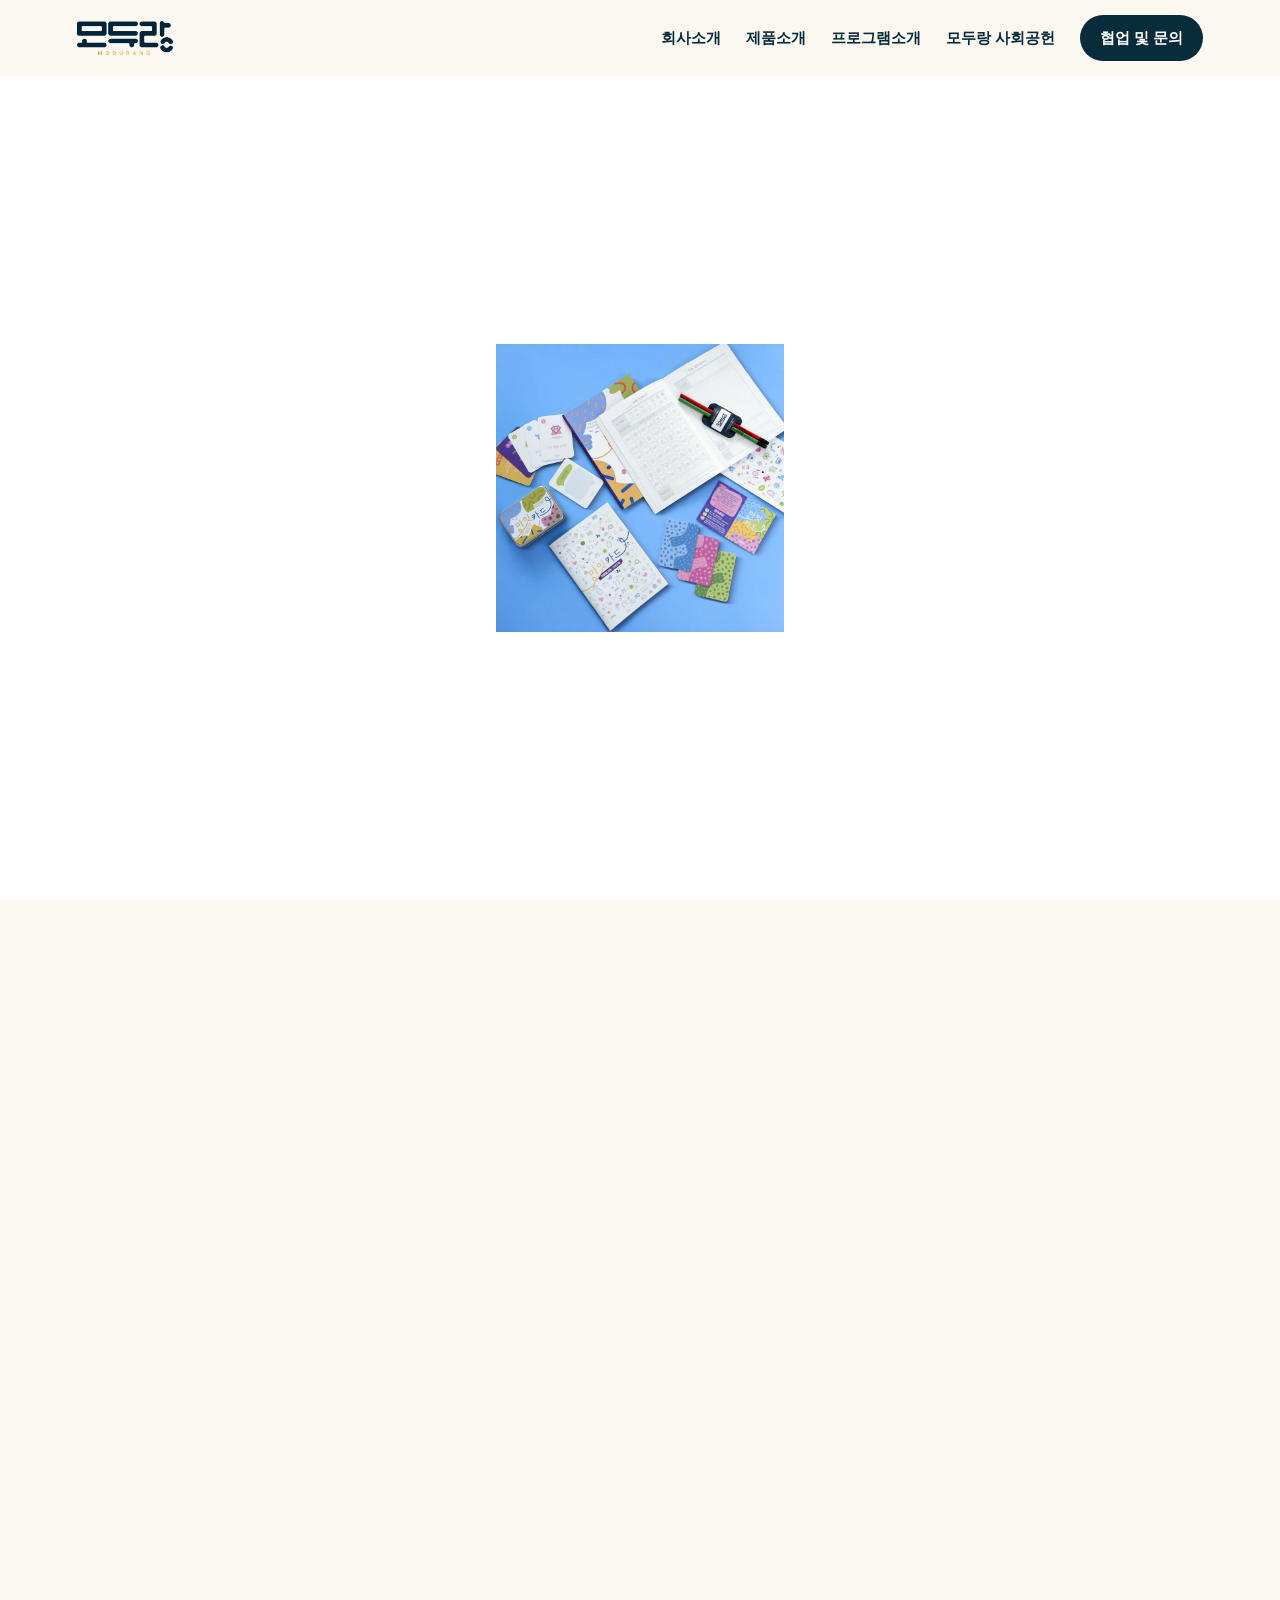
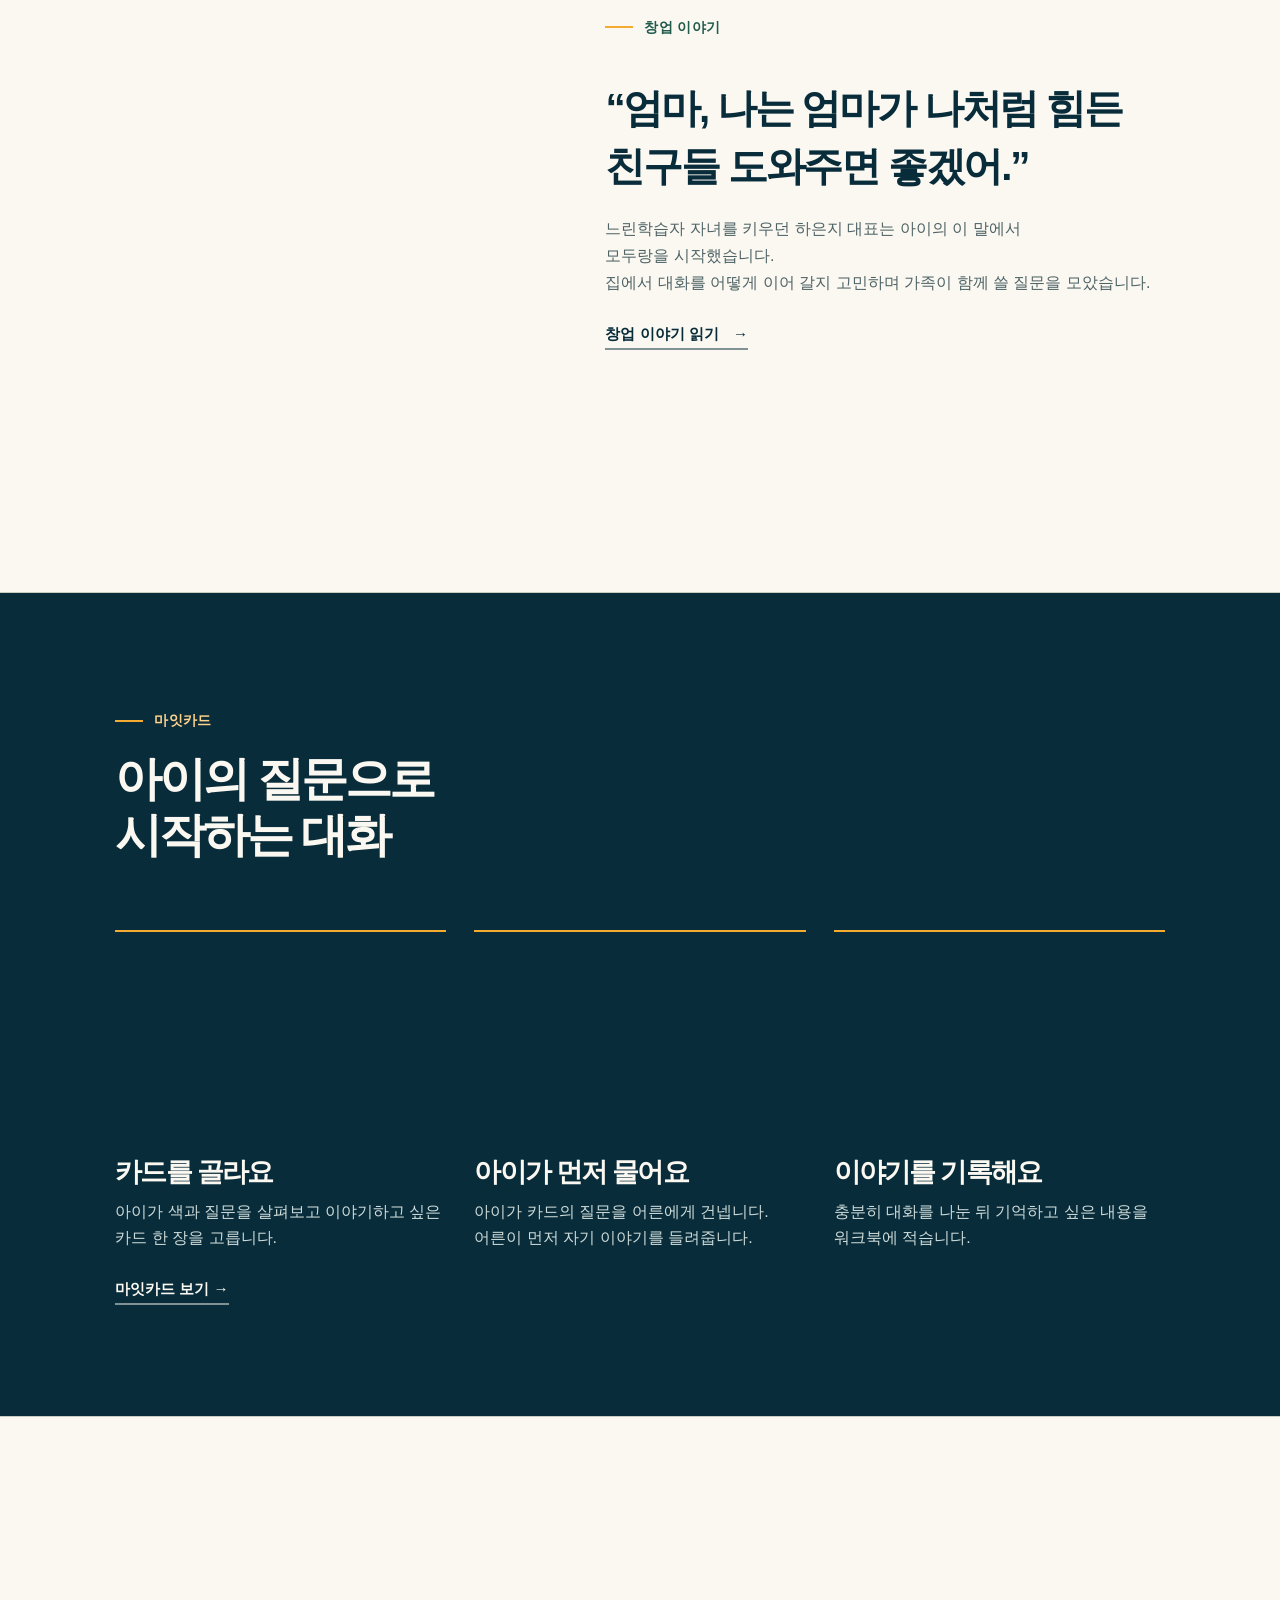
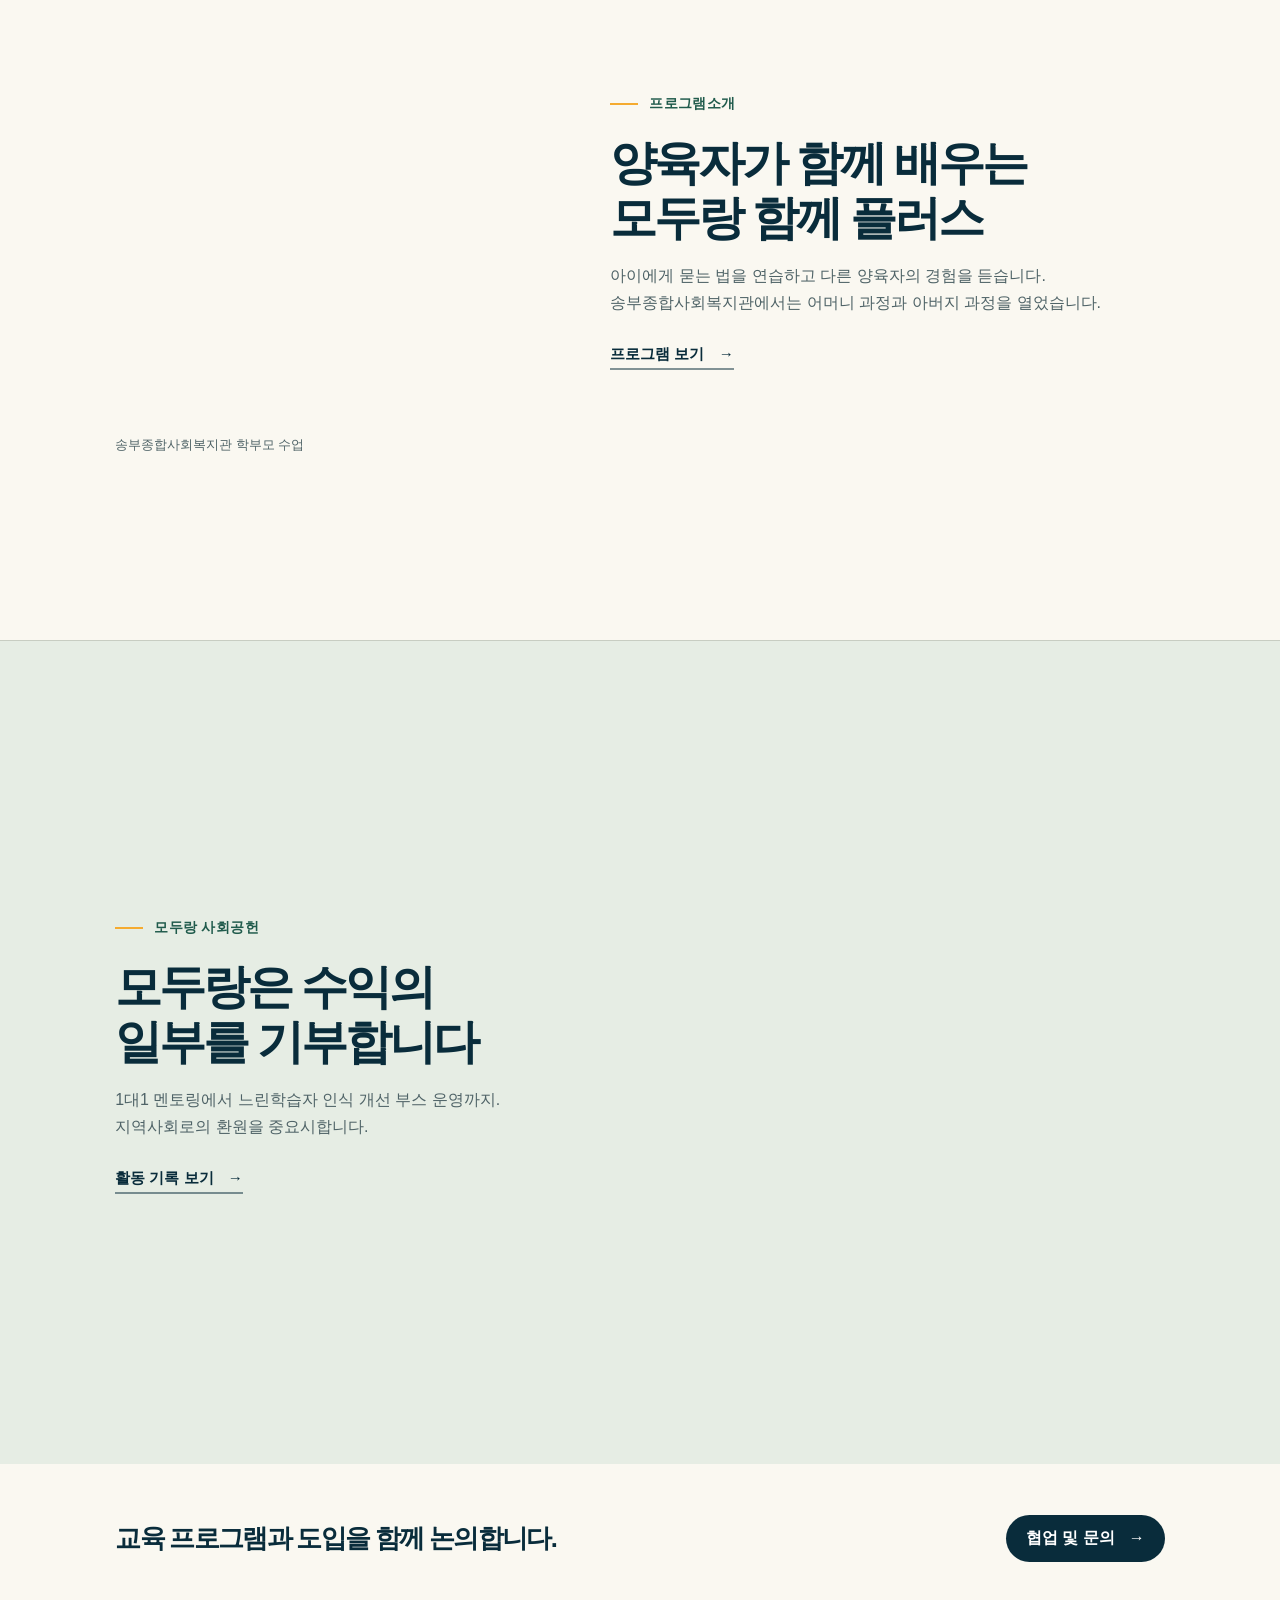
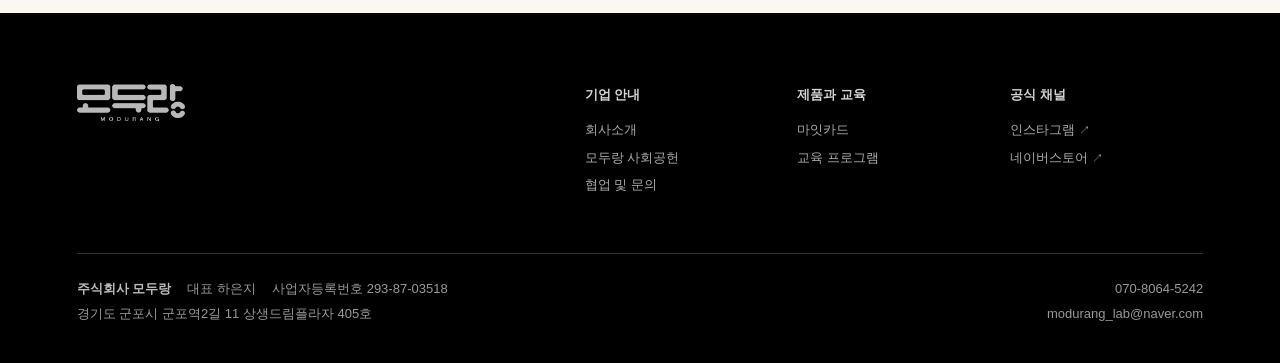
<file: index.html>
<!DOCTYPE html>

<html lang="ko">
<head>
<meta charset="utf-8"/>
<meta content="width=device-width, initial-scale=1" name="viewport"/>
<meta content="모두랑은 느린학습자를 위한 대화 교구와 교육 프로그램을 만듭니다." name="description"/>
<title>홈 | 주식회사 모두랑</title>
<link href="style.css" rel="stylesheet"/>
<link href="scenes.css" rel="stylesheet"/>
<script defer="" src="vendor/lenis-1.3.17.min.js"></script><script defer src="editions.js"></script><script defer="" src="site.js">
</script>
<script defer src="scenes.js"></script>
</head>
<body class="page-index">
<a class="skip" href="#main">본문으로 이동</a>
<header class="bar">
<div class="wrap">
<a class="brand" href="index.html">
<img alt="모두랑 홈" src="images/logo.png"/>
</a>
<nav aria-label="주 메뉴" class="nav">
<a class="" href="company.html"><span class="menu-label">회사소개</span></a>
<a class="" href="product.html"><span class="menu-label">제품소개</span></a>
<a class="" href="programs.html"><span class="menu-label">프로그램소개</span></a>
<a class="" href="impact.html"><span class="menu-label">모두랑 사회공헌</span></a>
<a class="contact" href="contact.html"><span class="menu-label">협업 및 문의</span></a>
</nav>
<details class="mobile">
<summary>메뉴</summary>
<nav aria-label="모바일 메뉴">
<a class="" href="company.html"><span class="menu-label">회사소개</span></a>
<a class="" href="product.html"><span class="menu-label">제품소개</span></a>
<a class="" href="programs.html"><span class="menu-label">프로그램소개</span></a>
<a class="" href="impact.html"><span class="menu-label">모두랑 사회공헌</span></a>
<a class="contact" href="contact.html"><span class="menu-label">협업 및 문의</span></a>
</nav>
</details>
</div>
</header>
<main id="main">
<section class="home-opening">
<div class="cover photo-hero home-hero">
<div class="feature-media"><img alt="파란 바탕에 펼친 마잇카드와 워크북" fetchpriority="high" src="images/cover.webp"/></div>
<div class="wrap">
<div>
<span class="kicker">주식회사 모두랑</span>
<h1>느린학습자와 함께<br/>
<em>세상을 배웁니다.</em>
</h1>
<p class="intro"><span class="sentence">아이가 먼저 묻고, 어른이 답하는 시간.</span><br/><span class="sentence">모두랑은 느린학습자를 위한 대화 교구와 수업을 만듭니다.</span></p>
<div class="actions">
<a class="pill" href="programs.html">교육 프로그램 <span aria-hidden="true">↗</span>
</a>
<a class="more" href="company.html">모두랑의 시작 <span aria-hidden="true" class="arrow">→</span>
</a>
</div>
</div>
</div>
</div>
</section>
<section class="band section">
<div class="wrap">
<div class="storyline"><figure class="origin-print"><img alt="집에서 그림을 가리키며 낱말을 익히는 모습" loading="lazy" src="images/origin.webp"/></figure>
<div>
<span class="kicker">창업 이야기</span>
<blockquote>“엄마, 나는 엄마가 나처럼 힘든 친구들  도와주면 좋겠어.”</blockquote>
<p class="briefText"><span class="sentence">느린학습자 자녀를 키우던 하은지 대표는 아이의 이 말에서 모두랑을 시작했습니다.</span> <span class="sentence">집에서 대화를 어떻게 이어 갈지 고민하며 가족이 함께 쓸 질문을 모았습니다.</span></p><a class="more" href="company.html">창업 이야기 읽기 <span aria-hidden="true" class="arrow">→</span>
</a></div>
</div>
</div>
</section>
<section class="band section dark" id="use">
<div class="wrap">
<div class="headline">
<span class="kicker">마잇카드</span>
<h2>아이의 질문으로 시작하는 대화</h2>
</div>
<div class="track">
<ol class="steps">
<li><div class="still"><img alt="손에 펼쳐 든 질문 카드" loading="lazy" src="images/choose.webp"/></div>

<h3>카드를 골라요</h3>
<p class="briefText">아이가 색과 질문을 살펴보고 이야기하고 싶은 카드 한 장을 고릅니다.</p>
</li>
<li><div class="still"><img alt="마주 앉아 대화하는 아이와 어른" loading="lazy" src="images/talk.webp"/></div>

<h3>아이가 먼저 물어요</h3>
<p class="briefText"><span class="sentence">아이가 카드의 질문을 어른에게 건넵니다.</span> <span class="sentence">어른이 먼저 자기 이야기를 들려줍니다.</span></p>
</li>
<li><div class="still"><img alt="종이에 글을 쓰는 손" loading="lazy" src="images/write.webp"/></div>

<h3>이야기를 기록해요</h3>
<p class="briefText">충분히 대화를 나눈 뒤 기억하고 싶은 내용을 워크북에 적습니다.</p>
</li>
</ol>
</div>
<a class="more" href="product.html#question-cards">마잇카드 보기 →</a>
</div>
</section>
<section class="band section">
<div class="wrap">
<div class="pair">
<figure>
<div class="feature-media"><img alt="수업 자료를 펼쳐 두고 이야기를 나누는 송부종합사회복지관 학부모들" class="photo" loading="lazy" src="images/field/songbu-parents.webp"/></div>
<figcaption>송부종합사회복지관 학부모 수업</figcaption>
</figure>
<div>
<span class="kicker">프로그램소개</span>
<h2>양육자가 함께 배우는<br/>모두랑 함께 플러스</h2>
<p class="briefText"><span class="sentence">아이에게 묻는 법을 연습하고 다른 양육자의 경험을 듣습니다.</span> <span class="sentence">송부종합사회복지관에서는 어머니 과정과 아버지 과정을 열었습니다.</span></p>
<a class="more" href="programs.html">프로그램 보기 <span aria-hidden="true" class="arrow">→</span>
</a>
</div>
</div>
</div>
</section>
<section class="band section panel">
<div class="wrap">
<div class="pair">
<div>
<span class="kicker">모두랑 사회공헌</span>
<h2>모두랑은 수익의 일부를 기부합니다</h2>
<p class="briefText"><span class="sentence">1대1 멘토링에서 느린학습자 인식 개선 부스 운영까지.</span> <span class="sentence">지역사회로의 환원을 중요시합니다.</span></p>
<a class="more" href="impact.html">활동 기록 보기 <span aria-hidden="true" class="arrow">→</span>
</a>
</div>
<div class="feature-media"><img alt="송부 인식개선 부스 현장" class="photo" loading="lazy" src="images/booth.webp"/></div>
</div>
</div>
</section>
<section class="collab-invite" aria-labelledby="collab-title">
  <div class="wrap">
    <h2 id="collab-title">교육 프로그램과 도입을 함께 논의합니다.</h2>
    <a class="pill" href="contact.html">협업 및 문의 <span aria-hidden="true">→</span></a>
  </div>
</section>
</main>
<footer class="foot" id="footer">
  <div class="wrap">
    <div class="foot-directory">
      <a class="foot-brand" href="index.html"><img src="images/logo.png" alt="모두랑 홈"></a>
      <nav aria-label="하단 메뉴">
        <div><p>기업 안내</p><a href="company.html">회사소개</a><a href="impact.html">모두랑 사회공헌</a><a href="contact.html">협업 및 문의</a></div>
        <div><p>제품과 교육</p><a href="product.html">마잇카드</a><a href="programs.html">교육 프로그램</a></div>
        <div><p>공식 채널</p><a href="https://www.instagram.com/modurang.lab/">인스타그램 <span aria-hidden="true">↗</span></a><a href="https://smartstore.naver.com/modurang_lab">네이버스토어 <span aria-hidden="true">↗</span></a></div>
      </nav>
    </div>
    <div class="foot-details">
      <div><p><strong>주식회사 모두랑</strong><span>대표 하은지</span><span>사업자등록번호 293-87-03518</span></p>
      <address>경기도 군포시 군포역2길 11 상생드림플라자 405호</address></div>
      <address class="foot-contact"><a href="tel:07080645242">070-8064-5242</a><a href="mailto:modurang_lab@naver.com">modurang_lab@naver.com</a></address>
    </div>
  </div>
</footer>
</body>
</html>
</file>
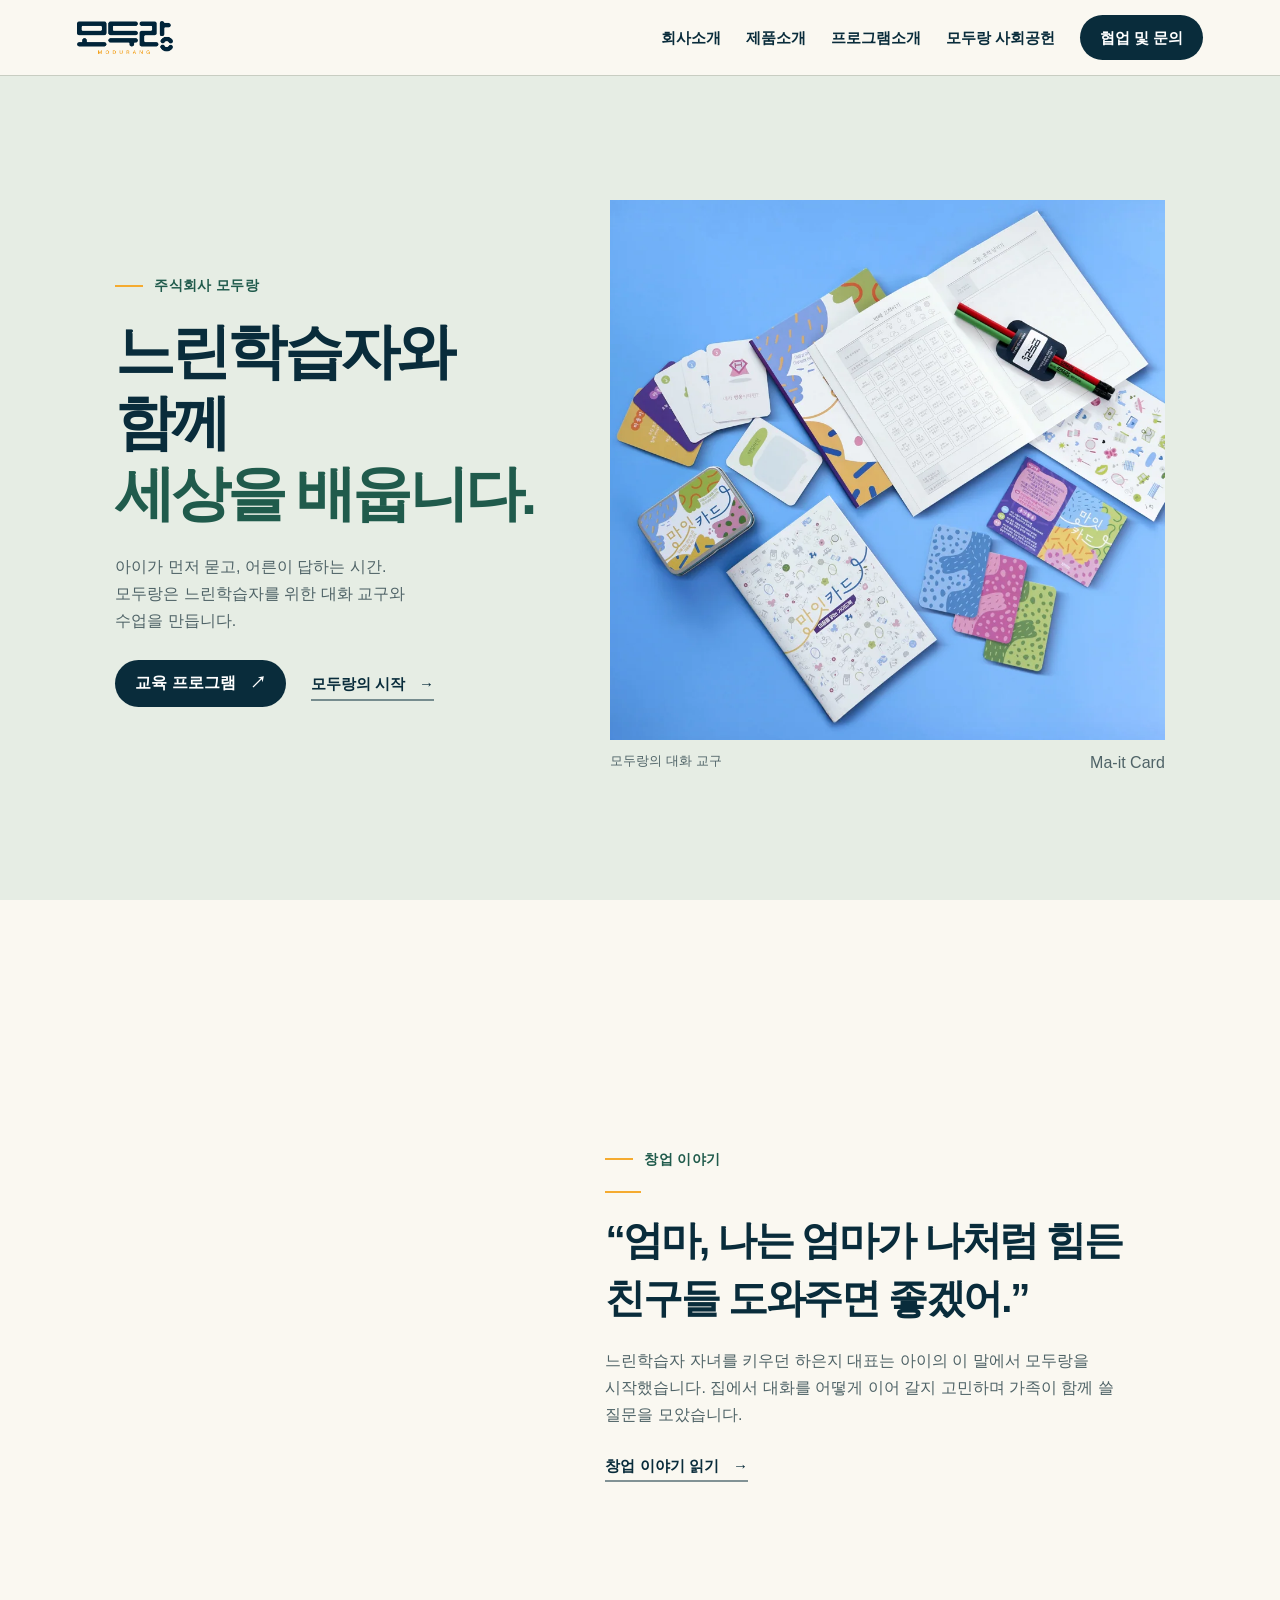
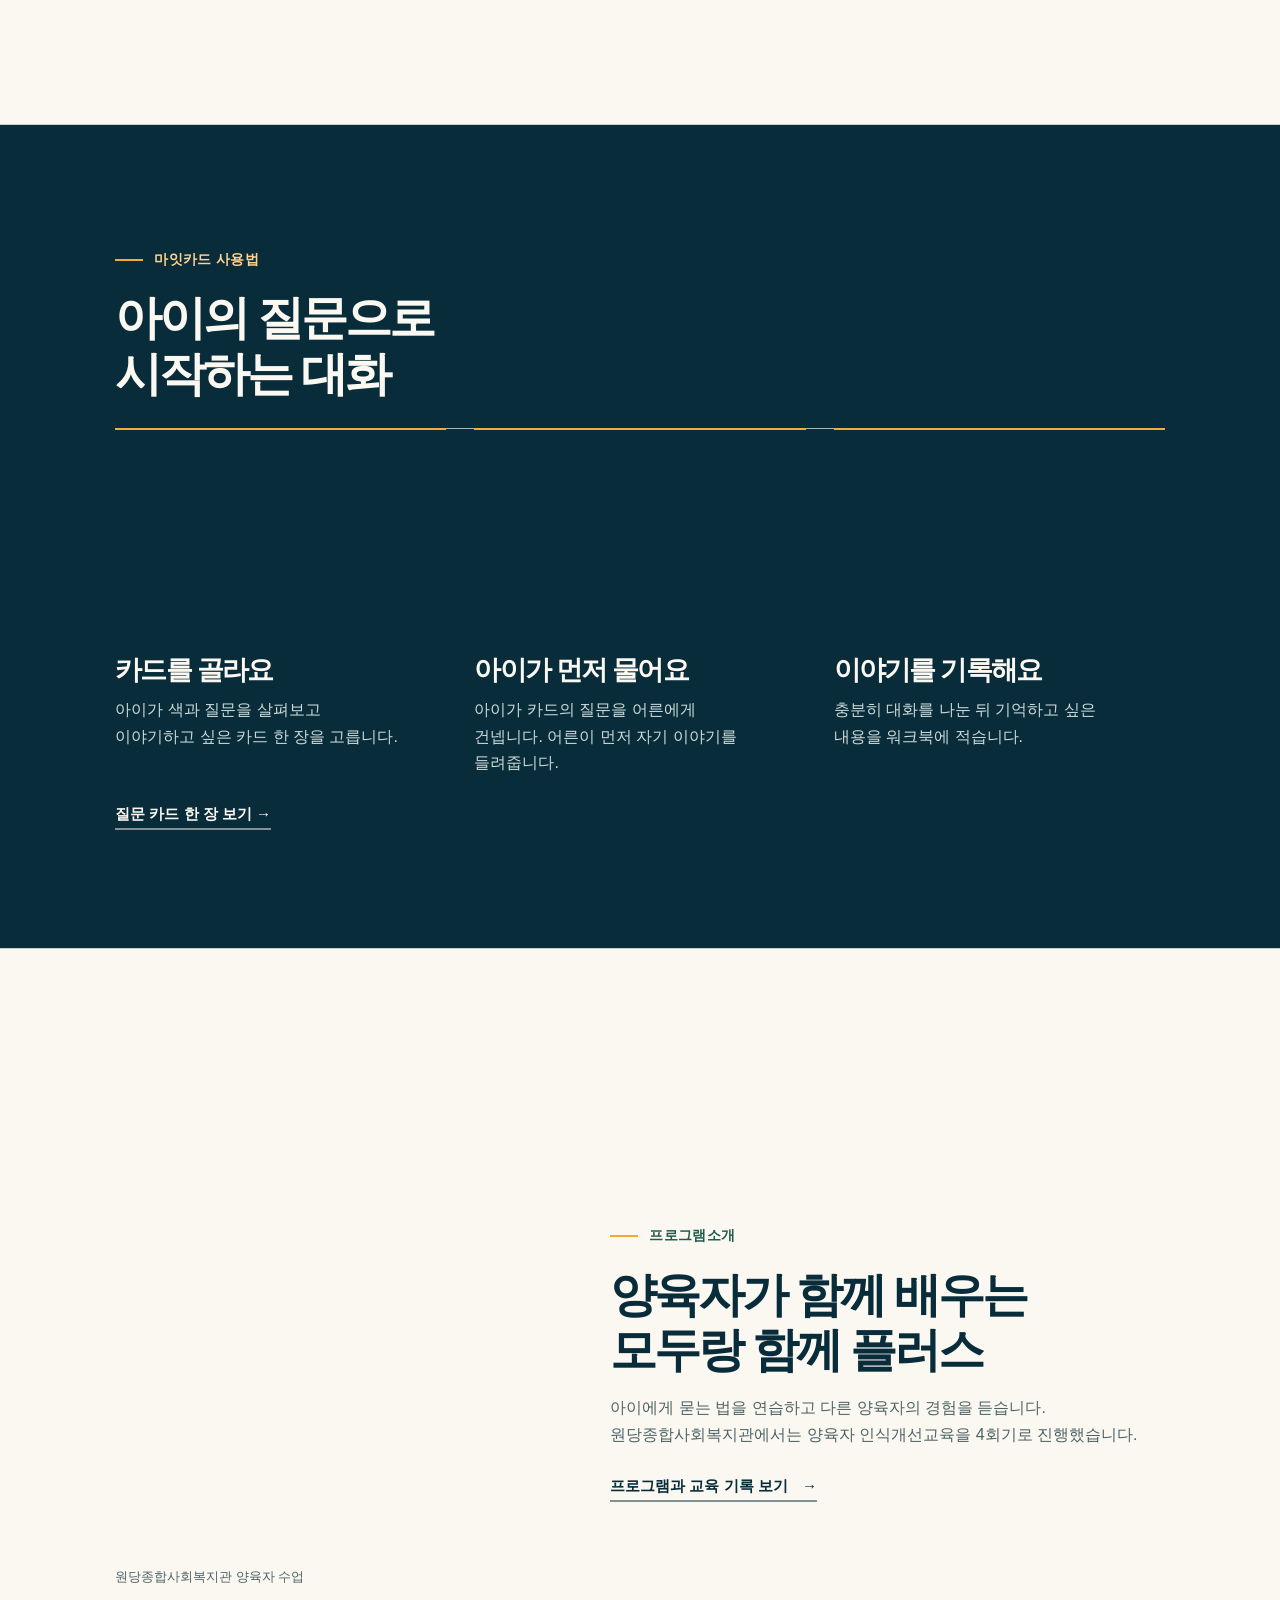
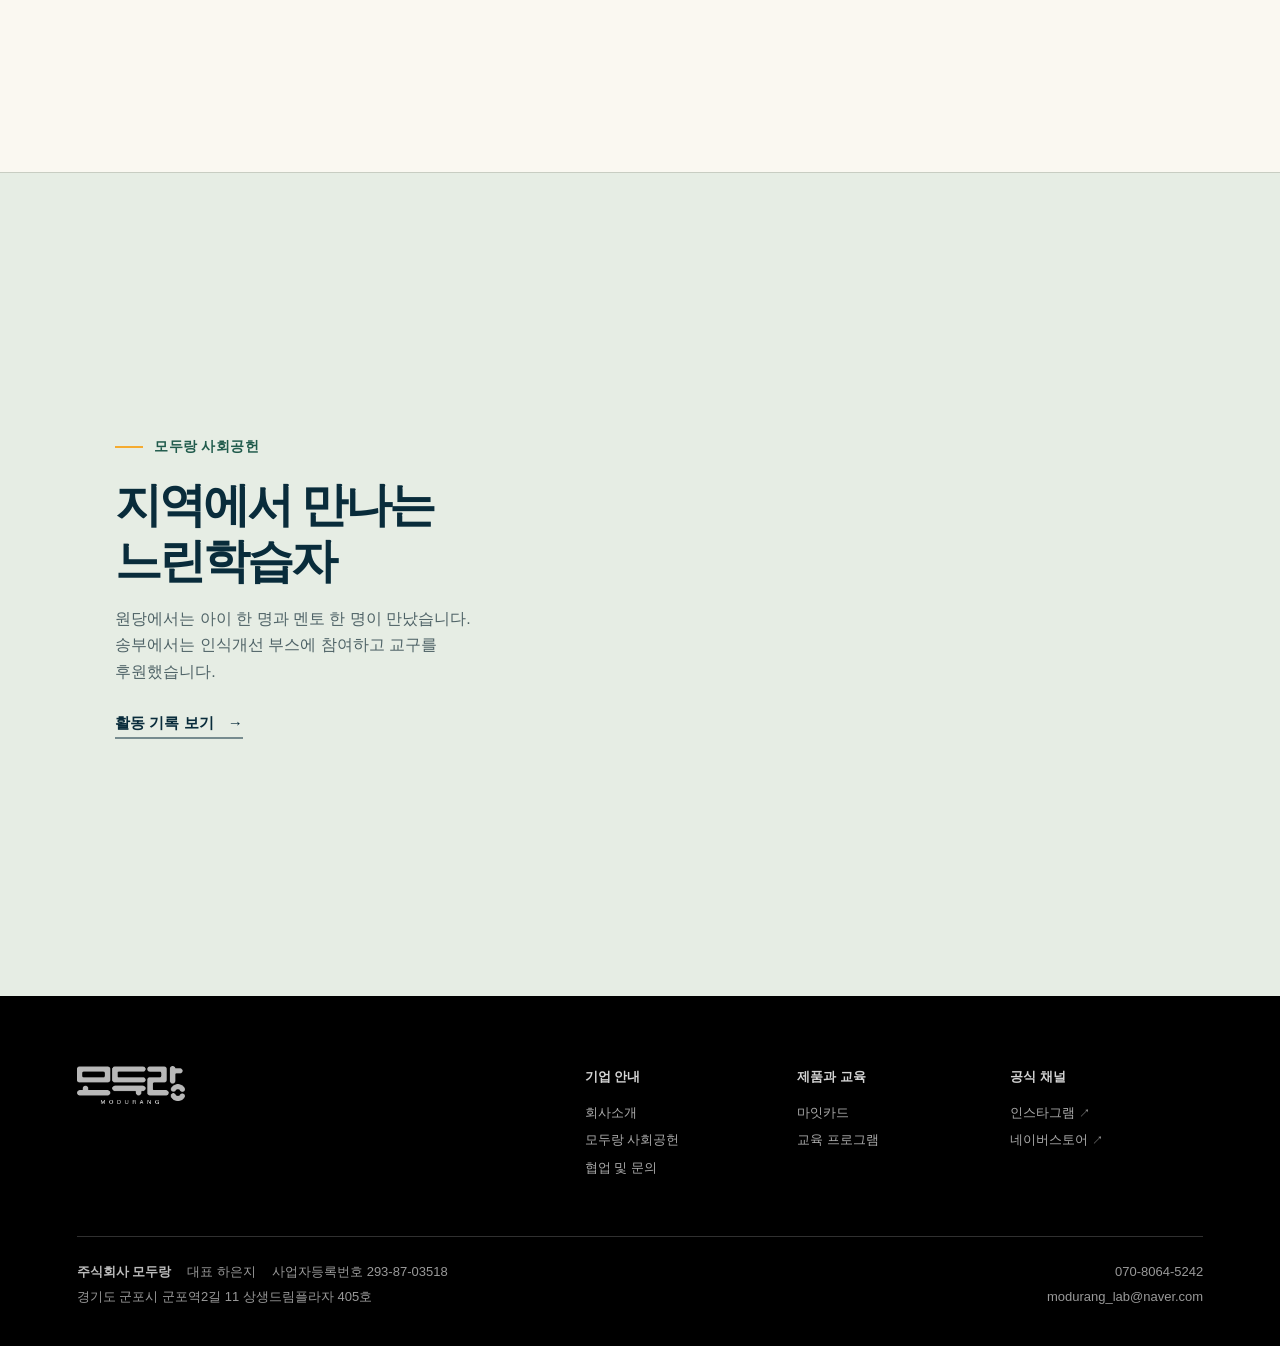
<file: demos/index.html>
<!DOCTYPE html>

<html lang="ko">
<head>
<meta charset="utf-8"/>
<meta content="width=device-width, initial-scale=1" name="viewport"/>
<meta content="모두랑은 느린학습자를 위한 대화 교구와 교육 프로그램을 만듭니다." name="description"/>
<title>홈 | 주식회사 모두랑</title>
<link href="style.css" rel="stylesheet"/>
<link href="scenes.css" rel="stylesheet"/>
<script defer="" src="../vendor/lenis-1.3.17.min.js"></script><script defer src="editions.js"></script><script defer="" src="site.js">
</script>
<script defer src="scenes.js"></script>
</head>
<body class="page-index">
<a class="skip" href="#main">본문으로 이동</a>
<header class="bar">
<div class="wrap">
<a class="brand" href="index.html">
<img alt="모두랑 홈" src="../images/logo.png"/>
</a>
<nav aria-label="주 메뉴" class="nav">
<a class="" href="company.html"><span class="menu-label">회사소개</span></a>
<a class="" href="product.html"><span class="menu-label">제품소개</span></a>
<a class="" href="programs.html"><span class="menu-label">프로그램소개</span></a>
<a class="" href="impact.html"><span class="menu-label">모두랑 사회공헌</span></a>
<a class="contact" href="contact.html"><span class="menu-label">협업 및 문의</span></a>
</nav>
<details class="mobile">
<summary>메뉴</summary>
<nav aria-label="모바일 메뉴">
<a class="" href="company.html"><span class="menu-label">회사소개</span></a>
<a class="" href="product.html"><span class="menu-label">제품소개</span></a>
<a class="" href="programs.html"><span class="menu-label">프로그램소개</span></a>
<a class="" href="impact.html"><span class="menu-label">모두랑 사회공헌</span></a>
<a class="contact" href="contact.html"><span class="menu-label">협업 및 문의</span></a>
</nav>
</details>
</div>
</header>
<main id="main">
<section class="cover">
<div class="wrap coverGrid">
<div>
<span class="kicker">주식회사 모두랑</span>
<h1>느린학습자와 함께<br/>
<em>세상을 배웁니다.</em>
</h1>
<p class="intro">아이가 먼저 묻고, 어른이 답하는 시간.<br/>모두랑은 느린학습자를 위한 대화 교구와 수업을 만듭니다.</p>
<div class="actions">
<a class="pill" href="programs.html">교육 프로그램 <span aria-hidden="true">↗</span>
</a>
<a class="more" href="company.html">모두랑의 시작 <span aria-hidden="true" class="arrow">→</span>
</a>
</div>
</div>
<figure class="print">
<div class="feature-media"><img alt="파란 바탕에 펼친 마잇카드와 워크북" fetchpriority="high" src="../images/cover.webp"/></div>
<figcaption>
<span>모두랑의 대화 교구</span>
<span>Ma-it Card</span>
</figcaption>
</figure>
</div>
</section>
<section class="band section">
<div class="wrap">
<div class="storyline"><figure class="origin-print"><img alt="집에서 그림을 가리키며 낱말을 익히는 모습" loading="lazy" src="../images/origin.webp"/></figure>
<div>
<span class="kicker">창업 이야기</span>
<blockquote>“엄마, 나는 엄마가 나처럼 힘든 친구들  도와주면 좋겠어.”</blockquote>
<p class="briefText">느린학습자 자녀를 키우던 하은지 대표는 아이의 이 말에서 모두랑을 시작했습니다. 집에서 대화를 어떻게 이어 갈지 고민하며 가족이 함께 쓸 질문을 모았습니다.</p><a class="more" href="company.html">창업 이야기 읽기 <span aria-hidden="true" class="arrow">→</span>
</a></div>
</div>
</div>
</section>
<section class="band section dark" id="use">
<div class="wrap">
<div class="headline">
<span class="kicker">마잇카드 사용법</span>
<h2>아이의 질문으로 시작하는 대화</h2>
</div>
<div class="track">
<ol class="steps">
<li><div class="still"><img alt="손에 펼쳐 든 질문 카드" loading="lazy" src="../images/choose.webp"/></div>

<h3>카드를 골라요</h3>
<p class="briefText">아이가 색과 질문을 살펴보고 이야기하고 싶은 카드 한 장을 고릅니다.</p>
</li>
<li><div class="still"><img alt="마주 앉아 대화하는 아이와 어른" loading="lazy" src="../images/talk.webp"/></div>

<h3>아이가 먼저 물어요</h3>
<p class="briefText">아이가 카드의 질문을 어른에게 건넵니다. 어른이 먼저 자기 이야기를 들려줍니다.</p>
</li>
<li><div class="still"><img alt="종이에 글을 쓰는 손" loading="lazy" src="../images/write.webp"/></div>

<h3>이야기를 기록해요</h3>
<p class="briefText">충분히 대화를 나눈 뒤 기억하고 싶은 내용을 워크북에 적습니다.</p>
</li>
</ol>
</div>
<a class="more" href="product.html#question-cards">질문 카드 한 장 보기 →</a>
</div>
</section>
<section class="band section">
<div class="wrap">
<div class="pair">
<figure>
<div class="feature-media"><img alt="원당종합사회복지관 양육자 수업 현장" class="photo" loading="lazy" src="../images/parents.webp"/></div>
<figcaption>원당종합사회복지관 양육자 수업</figcaption>
</figure>
<div>
<span class="kicker">프로그램소개</span>
<h2>양육자가 함께 배우는<br/>모두랑 함께 플러스</h2>
<p class="briefText">아이에게 묻는 법을 연습하고 다른 양육자의 경험을 듣습니다. 원당종합사회복지관에서는 양육자 인식개선교육을 4회기로 진행했습니다.</p>
<a class="more" href="programs.html">프로그램과 교육 기록 보기 <span aria-hidden="true" class="arrow">→</span>
</a>
</div>
</div>
</div>
</section>
<section class="band section panel">
<div class="wrap">
<div class="pair">
<div>
<span class="kicker">모두랑 사회공헌</span>
<h2>지역에서 만나는<br/>느린학습자</h2>
<p class="briefText">원당에서는 아이 한 명과 멘토 한 명이 만났습니다. 송부에서는 인식개선 부스에 참여하고 교구를 후원했습니다.</p>
<a class="more" href="impact.html">활동 기록 보기 <span aria-hidden="true" class="arrow">→</span>
</a>
</div>
<div class="feature-media"><img alt="송부 인식개선 부스 현장" class="photo" loading="lazy" src="../images/booth.webp"/></div>
</div>
</div>
</section>
</main>
<footer class="foot" id="footer">
  <div class="wrap">
    <div class="foot-directory">
      <a class="foot-brand" href="index.html"><img src="../images/logo.png" alt="모두랑 홈"></a>
      <nav aria-label="하단 메뉴">
        <div><p>기업 안내</p><a href="company.html">회사소개</a><a href="impact.html">모두랑 사회공헌</a><a href="contact.html">협업 및 문의</a></div>
        <div><p>제품과 교육</p><a href="product.html">마잇카드</a><a href="programs.html">교육 프로그램</a></div>
        <div><p>공식 채널</p><a href="https://www.instagram.com/modurang.lab/">인스타그램 <span aria-hidden="true">↗</span></a><a href="https://smartstore.naver.com/modurang_lab">네이버스토어 <span aria-hidden="true">↗</span></a></div>
      </nav>
    </div>
    <div class="foot-details">
      <div><p><strong>주식회사 모두랑</strong><span>대표 하은지</span><span>사업자등록번호 293-87-03518</span></p>
      <address>경기도 군포시 군포역2길 11 상생드림플라자 405호</address></div>
      <address class="foot-contact"><a href="tel:07080645242">070-8064-5242</a><a href="mailto:modurang_lab@naver.com">modurang_lab@naver.com</a></address>
    </div>
  </div>
</footer>
</body>
</html>
</file>
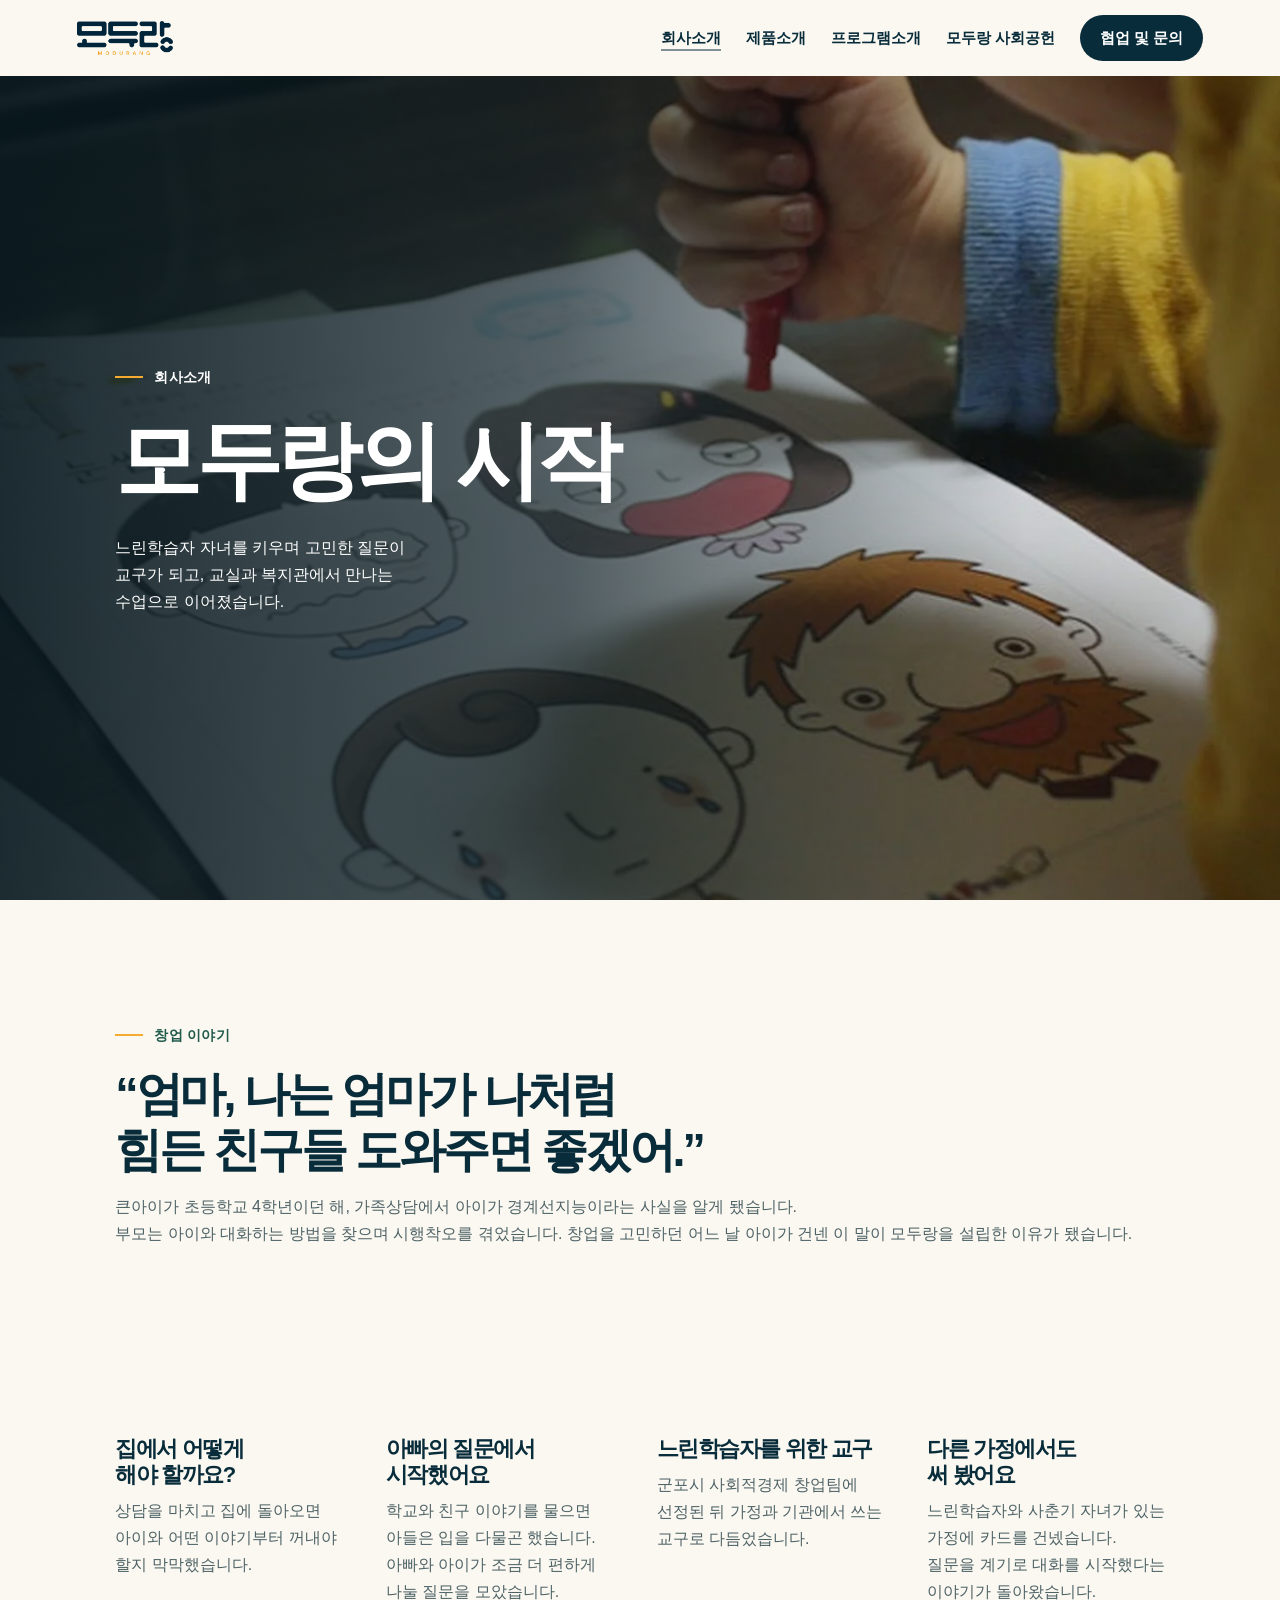
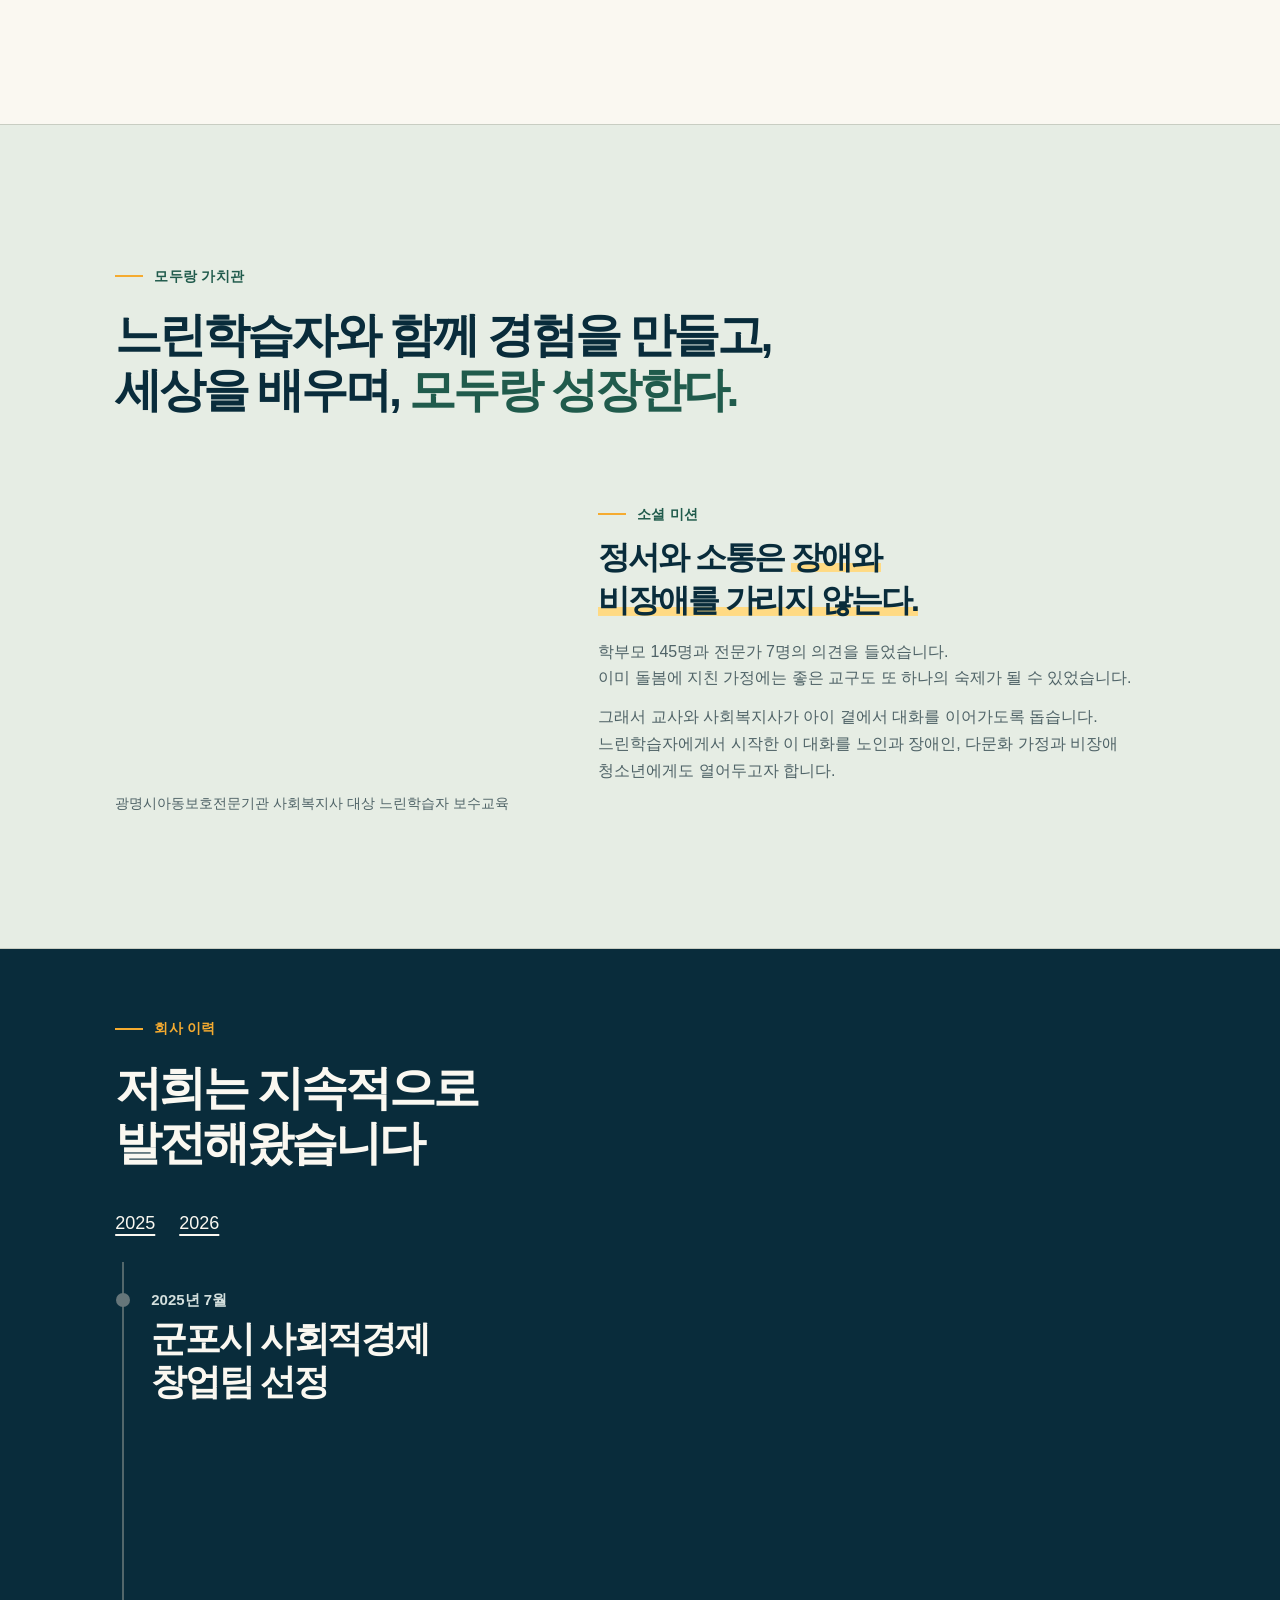
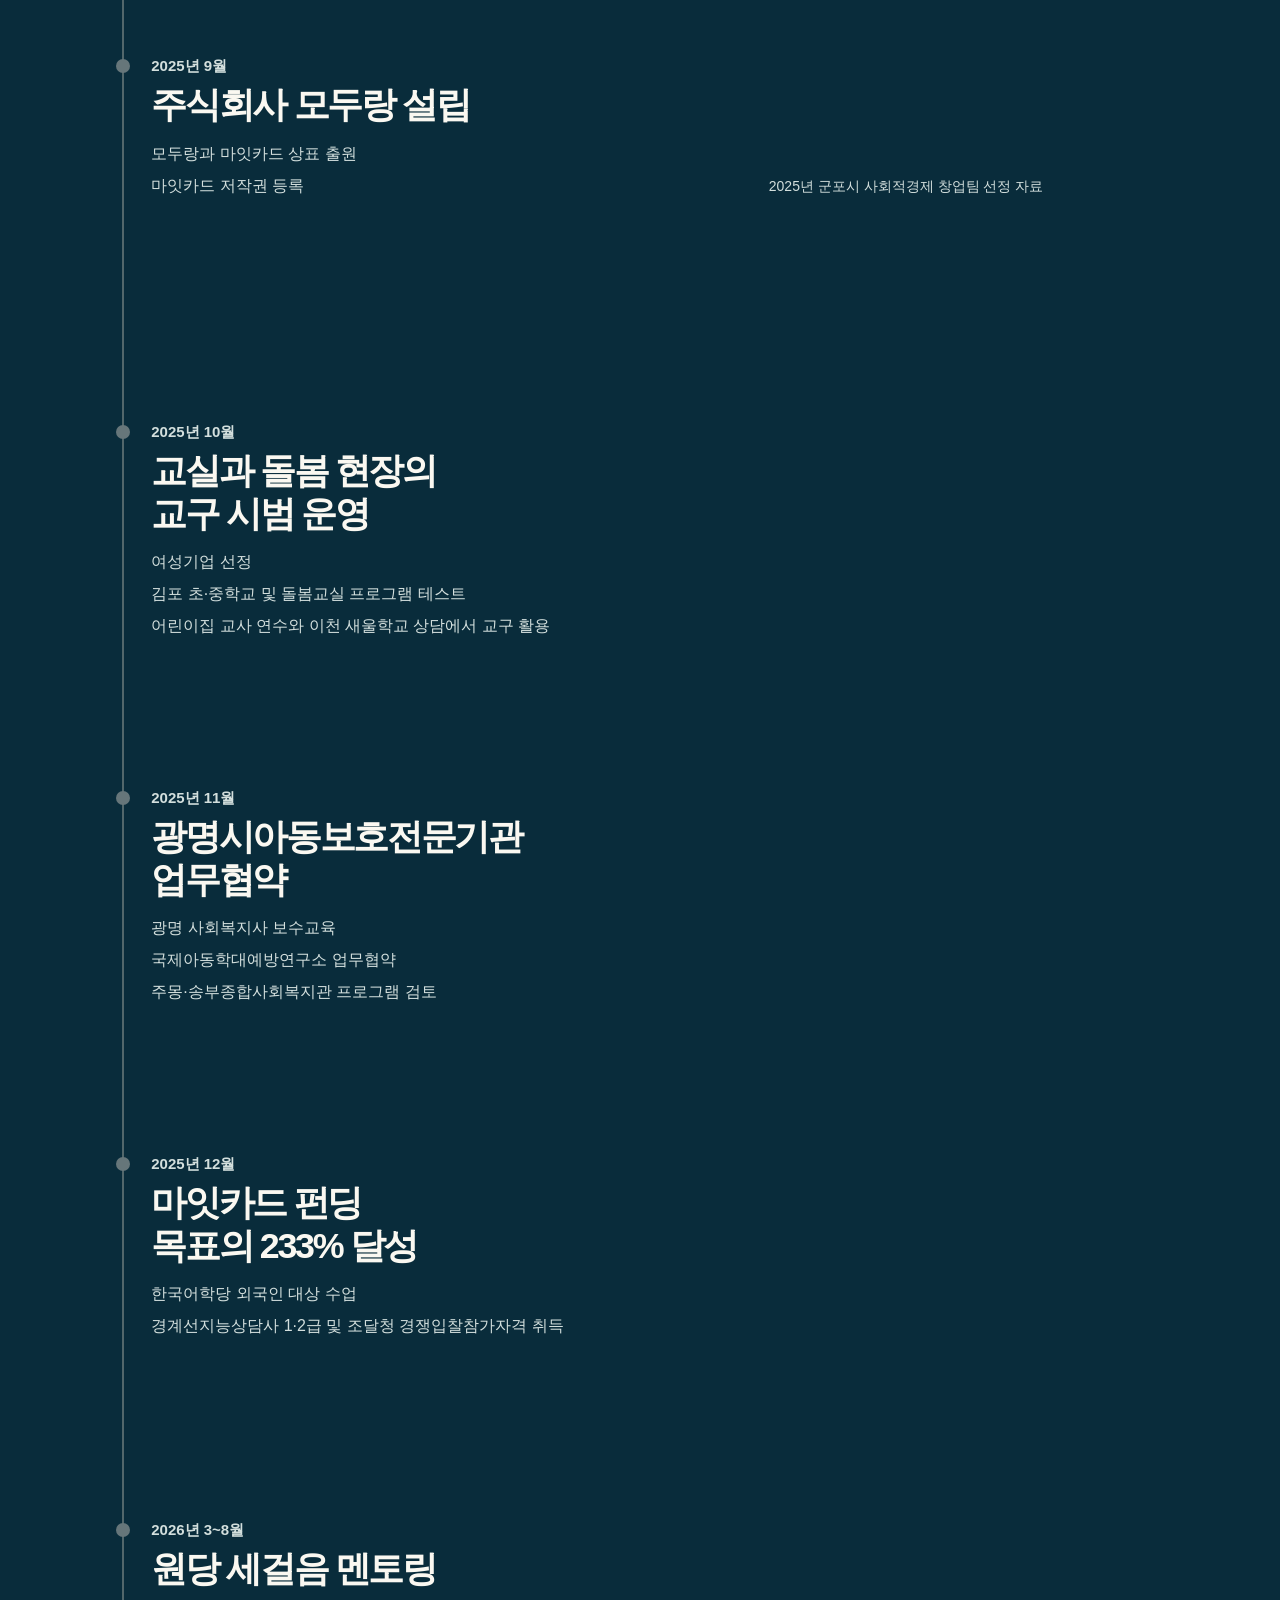
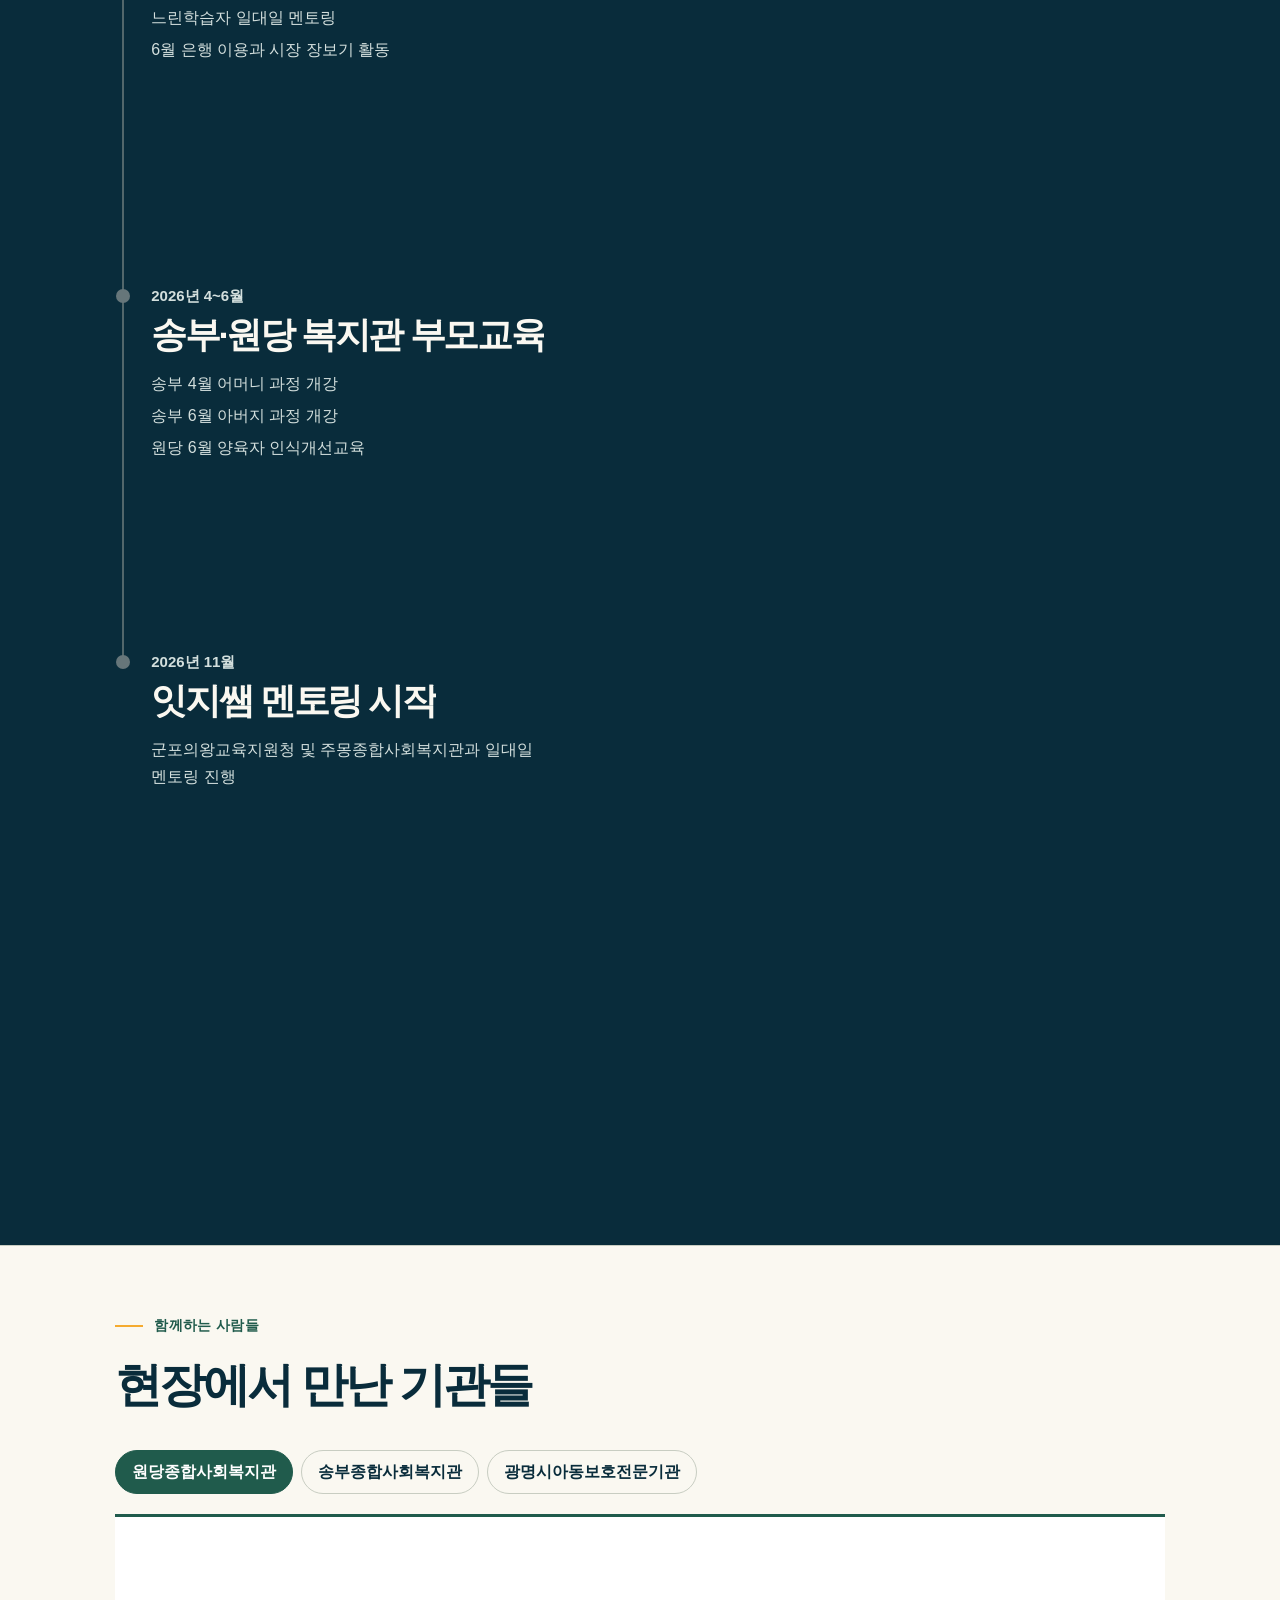
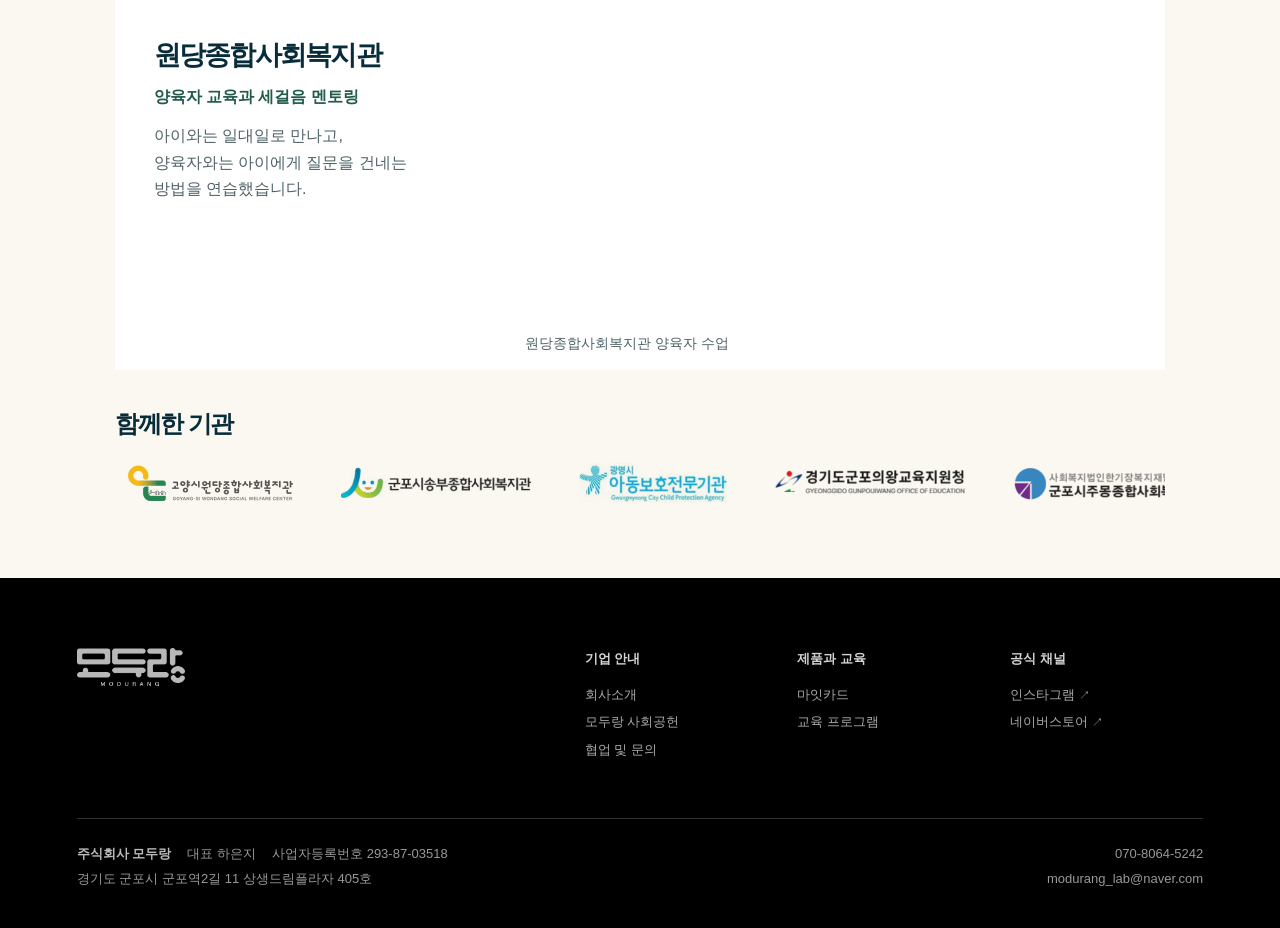
<file: company.html>
<!DOCTYPE html>

<html lang="ko">
<head>
<meta charset="utf-8"/>
<meta content="width=device-width, initial-scale=1" name="viewport"/>
<meta content="모두랑은 느린학습자를 위한 대화 교구와 교육 프로그램을 만듭니다." name="description"/>
<title>회사소개 | 주식회사 모두랑</title>
<link href="style.css" rel="stylesheet"/>
<link href="scenes.css" rel="stylesheet"/>
<script defer="" src="vendor/lenis-1.3.17.min.js"></script><script defer src="editions.js"></script><script defer="" src="site.js">
</script>
<script defer src="scenes.js"></script>
</head>
<body class="page-company">
<a class="skip" href="#main">본문으로 이동</a>
<header class="bar">
<div class="wrap">
<a class="brand" href="index.html">
<img alt="모두랑 홈" src="images/logo.png"/>
</a>
<nav aria-label="주 메뉴" class="nav">
<a aria-current="page" class="" href="company.html"><span class="menu-label">회사소개</span></a>
<a class="" href="product.html"><span class="menu-label">제품소개</span></a>
<a class="" href="programs.html"><span class="menu-label">프로그램소개</span></a>
<a class="" href="impact.html"><span class="menu-label">모두랑 사회공헌</span></a>
<a class="contact" href="contact.html"><span class="menu-label">협업 및 문의</span></a>
</nav>
<details class="mobile">
<summary>메뉴</summary>
<nav aria-label="모바일 메뉴">
<a aria-current="page" class="" href="company.html"><span class="menu-label">회사소개</span></a>
<a class="" href="product.html"><span class="menu-label">제품소개</span></a>
<a class="" href="programs.html"><span class="menu-label">프로그램소개</span></a>
<a class="" href="impact.html"><span class="menu-label">모두랑 사회공헌</span></a>
<a class="contact" href="contact.html"><span class="menu-label">협업 및 문의</span></a>
</nav>
</details>
</div>
</header>
<main id="main">
<section class="title photo-hero">
<div class="wrap">
<div>
<span class="kicker">회사소개</span>
<h1>모두랑의 시작</h1>
<p class="intro">느린학습자 자녀를 키우며 고민한 질문이 교구가 되고, 교실과 복지관에서 만나는 수업으로 이어졌습니다.</p>
</div>
<div class="feature-media"><img alt="그림을 가리키며 낱말을 익히는 모습" class="photo" fetchpriority="high" src="images/origin.webp"/></div>
</div>
</section>
<section class="band section" id="founding-story">
<div class="wrap">
<div class="headline">
<span class="kicker">창업 이야기</span>
<h2>“엄마, 나는 엄마가 나처럼 힘든 친구들 도와주면 좋겠어.”</h2>
<p class="briefText"><span class="sentence">큰아이가 초등학교 4학년이던 해, 가족상담에서 아이가 경계선지능이라는 사실을 알게&nbsp;됐습니다.</span> <span class="sentence">부모는 아이와 대화하는 방법을 찾으며 시행착오를 겪었습니다.</span> <span class="sentence">창업을 고민하던 어느 날 아이가 건넨 이 말이 모두랑을 설립한 이유가&nbsp;됐습니다.</span></p>
</div>
<div aria-label="창업 이야기 네 장면" class="story-notes" role="region" tabindex="0"><article><img alt="" loading="lazy" src="images/brief/story-1.webp"/><h3>집에서 어떻게 해야 할까요?</h3><p>상담을 마치고 집에 돌아오면 아이와 어떤 이야기부터 꺼내야 할지 막막했습니다.</p></article><article><img alt="" loading="lazy" src="images/brief/story-2.webp"/><h3>아빠의 질문에서 시작했어요</h3><p><span class="sentence">학교와 친구 이야기를 물으면 아들은 입을 다물곤&nbsp;했습니다.</span> <span class="sentence">아빠와 아이가 조금 더 편하게 나눌 질문을 모았습니다.</span></p></article><article><img alt="" loading="lazy" src="images/brief/story-3.webp"/><h3>느린학습자를 위한 교구</h3><p>군포시 사회적경제 창업팀에 선정된 뒤 가정과 기관에서 쓰는 교구로 다듬었습니다.</p></article><article><img alt="" loading="lazy" src="images/brief/story-4.webp"/><h3>다른 가정에서도 써 봤어요</h3><p><span class="sentence">느린학습자와 사춘기 자녀가 있는 가정에 카드를 건넸습니다.</span> <span class="sentence">질문을 계기로 대화를 시작했다는 이야기가 돌아왔습니다.</span></p></article></div><div class="story-controls" hidden=""><button aria-label="이전 창업 이야기" data-story="-1" type="button">←</button><span aria-live="polite"></span><button aria-label="다음 창업 이야기" data-story="1" type="button">→</button></div>
</div>
</section>
<section class="band section values" id="values" aria-labelledby="values-title">
  <div class="wrap">
    <header class="values-statement">
      <span class="kicker">모두랑 가치관</span>
      <h2 id="values-title"><span>느린학습자와 함께</span> <span>경험을 만들고,</span><br>
        <span>세상을 배우며,</span> <strong>모두랑 성장한다.</strong></h2>
    </header>
    <div class="mission-layout">
      <div class="mission-copy">
        <span class="kicker">소셜 미션</span>
        <h3 class="mission-quote">정서와 소통은 <mark>장애와 비장애를 가리지&nbsp;않는다.</mark></h3>
        <p><span class="sentence">학부모 145명과 전문가 7명의 의견을 들었습니다.</span> <span class="sentence">이미 돌봄에 지친 가정에는 좋은 교구도 또 하나의 숙제가 될 수 있었습니다.</span></p>
        <p><span class="sentence">그래서 교사와 사회복지사가 아이 곁에서 대화를 이어가도록 돕습니다.</span> <span class="sentence">느린학습자에게서 시작한 이 대화를 노인과 장애인, 다문화 가정과 비장애 청소년에게도 열어두고자 합니다.</span></p>
      </div>
      <figure class="document-photo">
        <div><img width="1300" height="975" src="images/field/gm-class.webp" alt="교육실에서 강사의 설명을 듣는 사회복지사들" loading="lazy"></div>
        <figcaption>광명시아동보호전문기관 사회복지사 대상 느린학습자 보수교육</figcaption>
      </figure>
    </div>
  </div>
</section>
<section class="band section history" id="history">
<div class="wrap">
<header class="headline"><span class="kicker">회사 이력</span>
<h2>저희는 지속적으로 발전해왔습니다</h2>
</header>
<nav class="year-nav" aria-label="회사 이력 연도"><a href="#year25">2025</a><a href="#year26">2026</a>
</nav>
<div class="history-layout">
<div class="history-track">
<article class="record" id="year25">
  <div class="record-copy">
    <div class="record-date">2025년 7월</div>
    <h3>군포시 사회적경제 창업팀 선정</h3>
  </div>
  <figure class="document-photo">
    <div><img width="412" height="501" src="images/field/gunpo-startup-selection.png" alt="소통을 돕는 교구를 사회문제 해결형 창업 프로젝트로 발전시킨 내용을 담은 선정 안내 자료" loading="lazy"></div>
    <figcaption>2025년 군포시 사회적경제 창업팀 선정 자료</figcaption>
  </figure>
</article>
<article class="record" id="foundation">
  <div class="record-copy">
    <div class="record-date">2025년 9월</div>
    <h3>주식회사 모두랑 설립</h3>
    <ul class="record-details">
      <li>모두랑과 마잇카드 상표 출원</li>
      <li>마잇카드 저작권 등록</li>
    </ul>
  </div>
  <figure class="document-photo">
    <div class="prototype-frame"><span class="rotated-prototype"><img width="1050" height="1400" src="images/brief/image11.png" alt="마잇카드 시제품" loading="lazy"></span></div>
    <figcaption>교구 개발 자료 | 마잇카드 시제품</figcaption>
  </figure>
</article>
<article class="record" id="school">
  <div class="record-copy">
    <div class="record-date">2025년 10월</div>
    <h3>교실과 돌봄 현장의 교구 시범 운영</h3>
    <ul class="record-details">
      <li>여성기업 선정</li>
      <li>김포 초·중학교 및 돌봄교실 프로그램 테스트</li>
      <li>어린이집 교사 연수와 이천 새울학교 상담에서 교구 활용</li>
    </ul>
  </div>
  <figure class="document-photo">
    <div><img width="825" height="1100" src="images/field/office.webp" alt="군포 모두랑 사무실" loading="lazy"></div>
    <figcaption>2025년 10월 | 군포 모두랑 사무실</figcaption>
  </figure>
</article>
<article class="record" id="agreement">
  <div class="record-copy">
    <div class="record-date">2025년 11월</div>
    <h3>광명시아동보호전문기관 업무협약</h3>
    <ul class="record-details">
      <li>광명 사회복지사 보수교육</li>
      <li>국제아동학대예방연구소 업무협약</li>
      <li>주몽·송부종합사회복지관 프로그램 검토</li>
    </ul>
  </div>
  <figure class="document-photo">
    <div><img width="1300" height="975" src="images/field/gm-agreement.webp" alt="광명시아동보호전문기관과의 업무협약 현장" loading="lazy"></div>
    <figcaption>광명시아동보호전문기관과의 업무협약 현장</figcaption>
  </figure>
</article>
<article class="record" id="funding">
  <div class="record-copy">
    <div class="record-date">2025년 12월</div>
    <h3>마잇카드 펀딩 목표의 233% 달성</h3>
    <ul class="record-details">
      <li>한국어학당 외국인 대상 수업</li>
      <li>경계선지능상담사 1·2급 및 조달청 경쟁입찰참가자격 취득</li>
    </ul>
  </div>
  <figure class="document-photo">
    <div><img width="1300" height="845" src="images/field/kit-white.webp" alt="마잇카드와 활동 도구" loading="lazy"></div>
    <figcaption>제품 자료 | 마잇카드와 활동 도구</figcaption>
  </figure>
</article>
<article class="record" id="year26">
  <div class="record-copy">
    <div class="record-date">2026년 3~8월</div>
    <h3>원당 세걸음 멘토링</h3>
    <ul class="record-details">
      <li>느린학습자 일대일 멘토링</li>
      <li>6월 은행 이용과 시장 장보기 활동</li>
    </ul>
  </div>
  <figure class="document-photo">
    <div><img width="1300" height="975" src="images/field/market.webp" alt="원당 세걸음 멘토링 장보기 활동" loading="lazy"></div>
    <figcaption>원당 세걸음 멘토링 장보기 활동</figcaption>
  </figure>
</article>
<article class="record" id="parents-course">
  <div class="record-copy">
    <div class="record-date">2026년 4~6월</div>
    <h3>송부·원당 복지관 부모교육</h3>
    <ul class="record-details">
      <li>송부 4월 어머니 과정 개강</li>
      <li>송부 6월 아버지 과정 개강</li>
      <li>원당 6월 양육자 인식개선교육</li>
    </ul>
  </div>
  <figure class="document-photo">
    <div><img width="1300" height="975" src="images/field/songbu-class.webp" alt="송부종합사회복지관 어머니 과정" loading="lazy"></div>
    <figcaption>송부종합사회복지관 어머니 과정</figcaption>
  </figure>
</article>
<article class="record" id="mentoring">
  <div class="record-copy">
    <div class="record-date">2026년 11월</div>
    <h3>잇지쌤 멘토링 시작</h3>
    <ul class="record-details">
      <li>군포의왕교육지원청 및 주몽종합사회복지관과 일대일 멘토링 진행</li>
    </ul>
  </div>
  <figure class="document-photo">
    <div><img width="1280" height="960" src="images/field/gunpo-mentor.webp" alt="군포 일대일 멘토링 활동 자료" loading="lazy"></div>
    <figcaption>군포 일대일 멘토링 활동 자료</figcaption>
  </figure>
</article>
</div>
<div class="history-stage"></div>
</div>
</div>
</section>
<section class="band section partners" id="partners">
<div class="wrap">
<header class="headline"><span class="kicker">함께하는 사람들</span>
<h2>현장에서 만난 기관들</h2>
</header>
<div class="case-selector" aria-label="협력 사례 선택" hidden>
<button type="button" data-case="wondang" aria-controls="case-wondang">원당종합사회복지관</button>
<button type="button" data-case="songbu" aria-controls="case-songbu">송부종합사회복지관</button>
<button type="button" data-case="gm" aria-controls="case-gm">광명시아동보호전문기관</button>
</div>
<article class="case-panel" id="case-wondang">
<div class="case-info">
<div class="case-logo"><img src="images/field/logo-wondang.webp" alt="원당종합사회복지관 로고">
</div>
<h3>원당종합사회복지관</h3><strong>양육자 교육과 세걸음 멘토링</strong>
<p>아이와는 일대일로 만나고, 양육자와는 아이에게 질문을 건네는 방법을 연습했습니다.</p>
</div>
<figure class="document-photo">
<div><img src="images/field/parents-class.webp" alt="원당종합사회복지관 양육자 수업" loading="lazy">
</div>
<figcaption>원당종합사회복지관 양육자 수업</figcaption>
</figure>
</article>
<article class="case-panel" id="case-songbu">
<div class="case-info">
<div class="case-logo"><img src="images/field/logo-songbu.webp" alt="송부종합사회복지관 로고">
</div>
<h3>송부종합사회복지관</h3><strong>부모교육</strong>
<p><span class="sentence">어머니 과정과 아버지 과정을 열었습니다.</span> <span class="sentence">느린학습자 인식개선 부스에는 교구를 후원했습니다.</span></p>
</div>
<figure class="document-photo">
<div><img src="images/field/songbu-parents.webp" alt="교구를 펼쳐 놓고 이야기를 나누는 송부종합사회복지관 학부모들" loading="lazy">
</div>
<figcaption>송부종합사회복지관 학부모 수업</figcaption>
</figure>
</article>
<article class="case-panel" id="case-gm">
<div class="case-info">
<div class="case-logo"><img src="images/field/logo-gm.webp" alt="광명시아동보호전문기관 로고">
</div>
<h3>광명시아동보호전문기관</h3><strong>실무자 교육</strong>
<p>아동을 만나는 사회복지사를 대상으로 느린학습자 보수교육을 진행했습니다.</p>
</div>
<figure class="document-photo">
<div><img src="images/field/gm-class.webp" alt="광명시아동보호전문기관 사회복지사 보수교육" loading="lazy">
</div>
<figcaption>광명시아동보호전문기관 사회복지사 보수교육</figcaption>
</figure>
</article>
<h3 class="partner-strip-heading" id="directory-title">함께한 기관</h3>
<div class="partner-strip" id="partner-strip" role="region" aria-labelledby="directory-title" tabindex="0">
<ul class="partner-list">
  <li><img class="partner-logo" src="images/field/logo-wondang.webp" alt="원당종합사회복지관"></li>
  <li><img class="partner-logo" src="images/field/logo-songbu.webp" alt="송부종합사회복지관"></li>
  <li><img class="partner-logo" src="images/field/logo-gm.webp" alt="광명시아동보호전문기관"></li>
  <li><img class="partner-logo" src="images/field/logo-office.webp" alt="경기군포의왕교육지원청"></li>
  <li><img class="partner-logo" src="images/field/logo-jumong.webp" alt="주몽종합사회복지관"></li>
</ul>
</div>
</div>
</section>
</main>
<footer class="foot" id="footer">
  <div class="wrap">
    <div class="foot-directory">
      <a class="foot-brand" href="index.html"><img src="images/logo.png" alt="모두랑 홈"></a>
      <nav aria-label="하단 메뉴">
        <div><p>기업 안내</p><a href="company.html">회사소개</a><a href="impact.html">모두랑 사회공헌</a><a href="contact.html">협업 및 문의</a></div>
        <div><p>제품과 교육</p><a href="product.html">마잇카드</a><a href="programs.html">교육 프로그램</a></div>
        <div><p>공식 채널</p><a href="https://www.instagram.com/modurang.lab/">인스타그램 <span aria-hidden="true">↗</span></a><a href="https://smartstore.naver.com/modurang_lab">네이버스토어 <span aria-hidden="true">↗</span></a></div>
      </nav>
    </div>
    <div class="foot-details">
      <div><p><strong>주식회사 모두랑</strong><span>대표 하은지</span><span>사업자등록번호 293-87-03518</span></p>
      <address>경기도 군포시 군포역2길 11 상생드림플라자 405호</address></div>
      <address class="foot-contact"><a href="tel:07080645242">070-8064-5242</a><a href="mailto:modurang_lab@naver.com">modurang_lab@naver.com</a></address>
    </div>
  </div>
</footer>
</body>
</html>
</file>
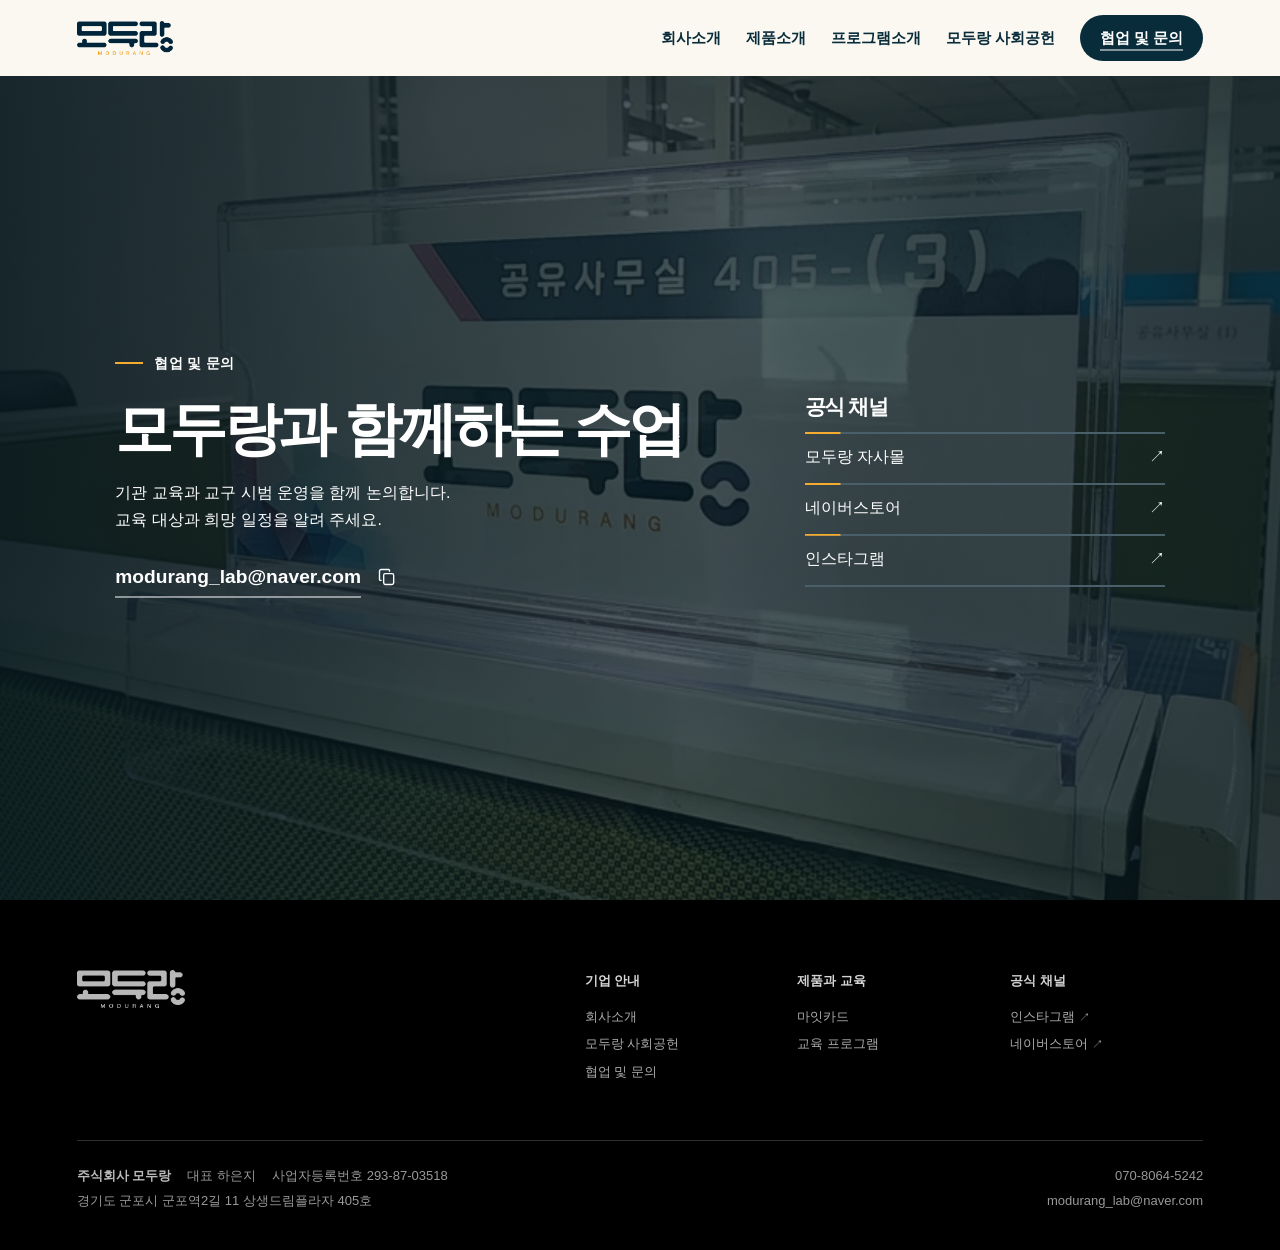
<file: contact.html>
<!DOCTYPE html>

<html lang="ko">
<head>
<meta charset="utf-8"/>
<meta content="width=device-width, initial-scale=1" name="viewport"/>
<meta content="모두랑은 느린학습자를 위한 대화 교구와 교육 프로그램을 만듭니다." name="description"/>
<title>협업 및 문의 | 주식회사 모두랑</title>
<link href="style.css" rel="stylesheet"/>
<link href="scenes.css" rel="stylesheet"/>
<script defer="" src="vendor/lenis-1.3.17.min.js"></script><script defer src="editions.js"></script><script defer="" src="site.js">
</script>
<script defer src="scenes.js"></script>
</head>
<body class="page-contact">
<a class="skip" href="#main">본문으로 이동</a>
<header class="bar">
<div class="wrap">
<a class="brand" href="index.html">
<img alt="모두랑 홈" src="images/logo.png"/>
</a>
<nav aria-label="주 메뉴" class="nav">
<a class="" href="company.html"><span class="menu-label">회사소개</span></a>
<a class="" href="product.html"><span class="menu-label">제품소개</span></a>
<a class="" href="programs.html"><span class="menu-label">프로그램소개</span></a>
<a class="" href="impact.html"><span class="menu-label">모두랑 사회공헌</span></a>
<a aria-current="page" class="contact" href="contact.html"><span class="menu-label">협업 및 문의</span></a>
</nav>
<details class="mobile">
<summary>메뉴</summary>
<nav aria-label="모바일 메뉴">
<a class="" href="company.html"><span class="menu-label">회사소개</span></a>
<a class="" href="product.html"><span class="menu-label">제품소개</span></a>
<a class="" href="programs.html"><span class="menu-label">프로그램소개</span></a>
<a class="" href="impact.html"><span class="menu-label">모두랑 사회공헌</span></a>
<a aria-current="page" class="contact" href="contact.html"><span class="menu-label">협업 및 문의</span></a>
</nav>
</details>
</div>
</header>
<main id="main">
<section class="contactHero photo-hero">
<div class="feature-media"><img alt="모두랑 사무실 입구" fetchpriority="high" src="images/field/office.webp"/></div>
<div class="wrap contact-layout">
<span class="kicker">협업 및 문의</span>
<div>
<h1>모두랑과 함께하는 수업</h1>
<p><span class="sentence">기관 교육과 교구 시범 운영을 함께 논의합니다.</span><br/><span class="sentence">교육 대상과 희망 일정을 알려&nbsp;주세요.</span></p>
<div class="contact-email">
<a class="more" href="mailto:modurang_lab@naver.com">modurang_lab@naver.com</a>
<button class="copy" data-copy="modurang_lab@naver.com" hidden type="button" aria-label="이메일 주소 복사" title="이메일 주소 복사">
  <svg width="20" height="20" viewBox="0 0 24 24" fill="none" stroke="currentColor" stroke-width="1.65" aria-hidden="true">
    <rect x="8" y="8" width="12" height="13" rx="2"/>
    <path d="M15 5V4a1 1 0 0 0-1-1H5a2 2 0 0 0-2 2v10a1 1 0 0 0 1 1h1" stroke-linecap="round"/>
  </svg>
</button>
</div>
<span class="copy-status" data-status role="status"></span>
</div>
<nav class="contact-channels" aria-labelledby="channels-title">
  <h2 id="channels-title">공식 채널</h2>
  <ul>
    <li><a href="https://modurang.kr/"><span class="channel-label">모두랑 자사몰</span> <span aria-hidden="true">↗</span></a></li>
    <li><a href="https://smartstore.naver.com/modurang_lab"><span class="channel-label">네이버스토어</span> <span aria-hidden="true">↗</span></a></li>
    <li><a href="https://www.instagram.com/modurang.lab/"><span class="channel-label">인스타그램</span> <span aria-hidden="true">↗</span></a></li>
  </ul>
</nav>
</div>
</section>
</main>
<footer class="foot" id="footer">
  <div class="wrap">
    <div class="foot-directory">
      <a class="foot-brand" href="index.html"><img src="images/logo.png" alt="모두랑 홈"></a>
      <nav aria-label="하단 메뉴">
        <div><p>기업 안내</p><a href="company.html">회사소개</a><a href="impact.html">모두랑 사회공헌</a><a href="contact.html">협업 및 문의</a></div>
        <div><p>제품과 교육</p><a href="product.html">마잇카드</a><a href="programs.html">교육 프로그램</a></div>
        <div><p>공식 채널</p><a href="https://www.instagram.com/modurang.lab/">인스타그램 <span aria-hidden="true">↗</span></a><a href="https://smartstore.naver.com/modurang_lab">네이버스토어 <span aria-hidden="true">↗</span></a></div>
      </nav>
    </div>
    <div class="foot-details">
      <div><p><strong>주식회사 모두랑</strong><span>대표 하은지</span><span>사업자등록번호 293-87-03518</span></p>
      <address>경기도 군포시 군포역2길 11 상생드림플라자 405호</address></div>
      <address class="foot-contact"><a href="tel:07080645242">070-8064-5242</a><a href="mailto:modurang_lab@naver.com">modurang_lab@naver.com</a></address>
    </div>
  </div>
</footer>
</body>
</html>
</file>
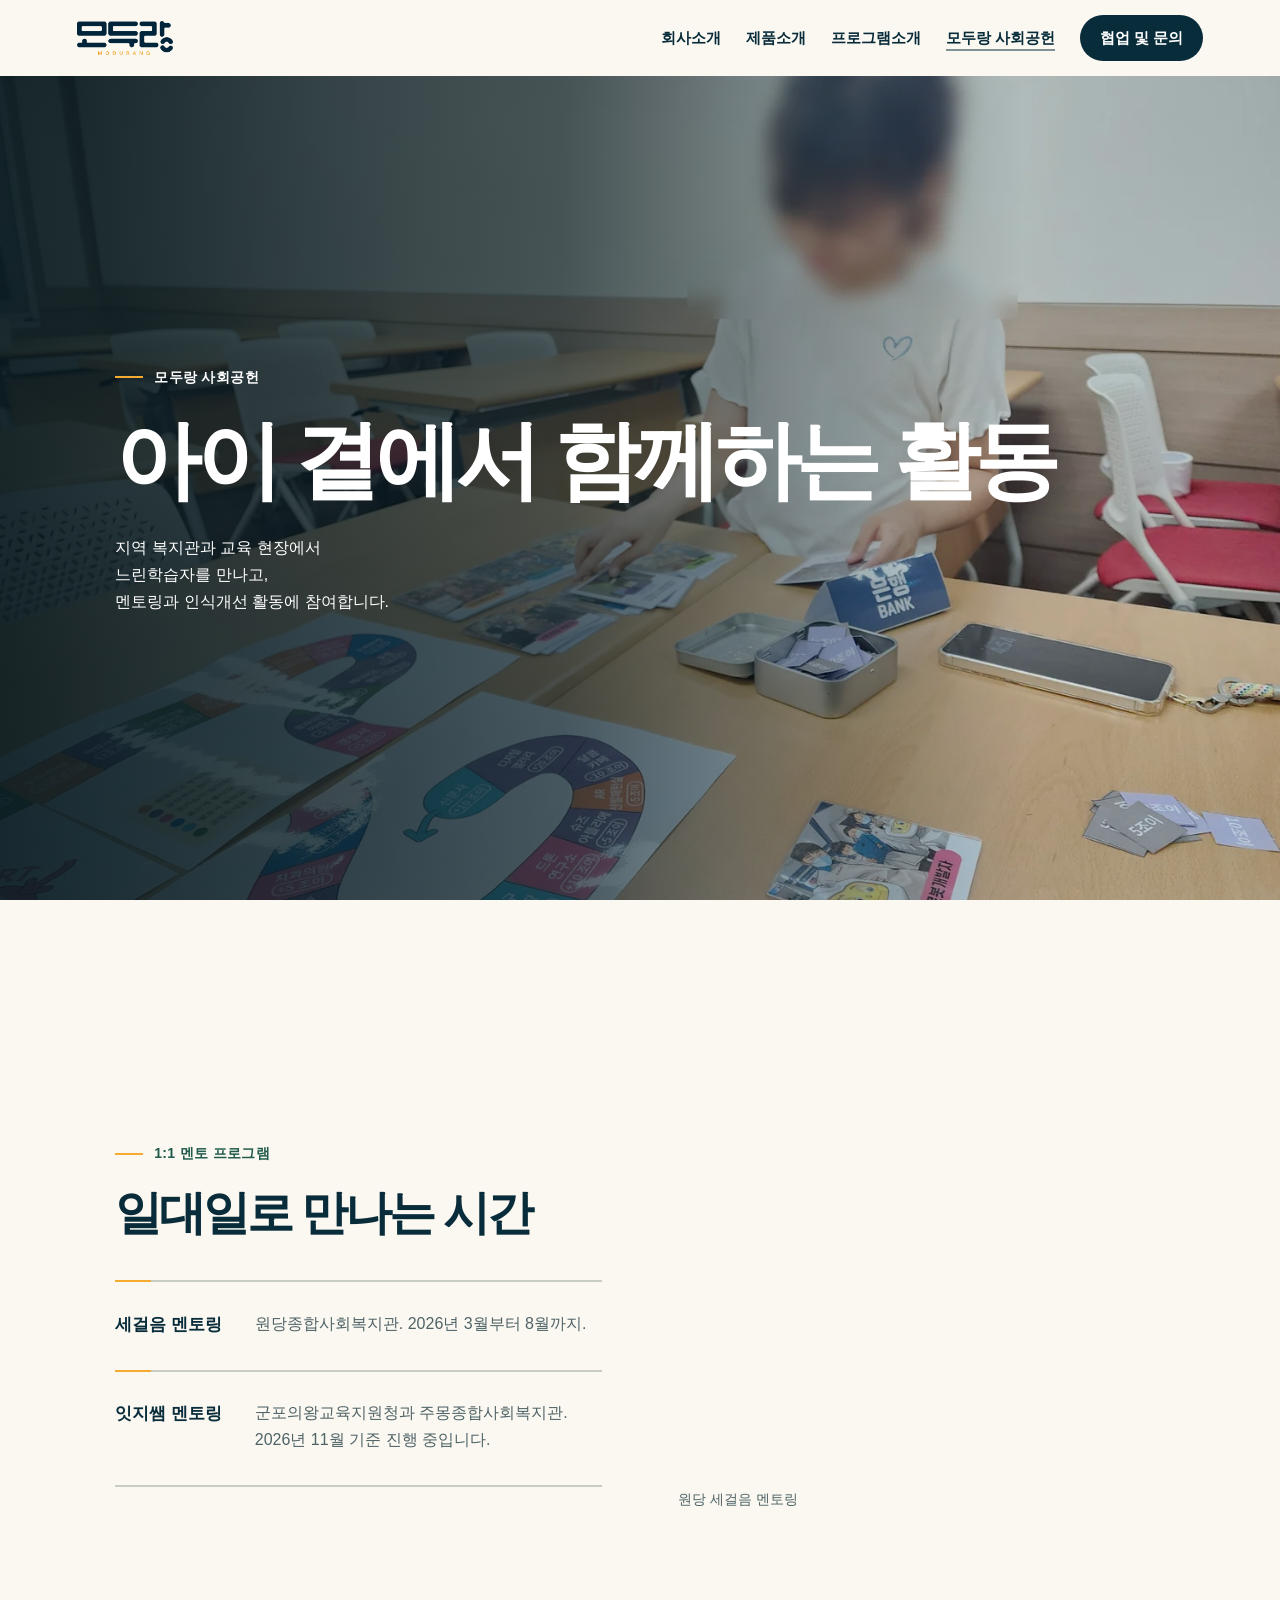
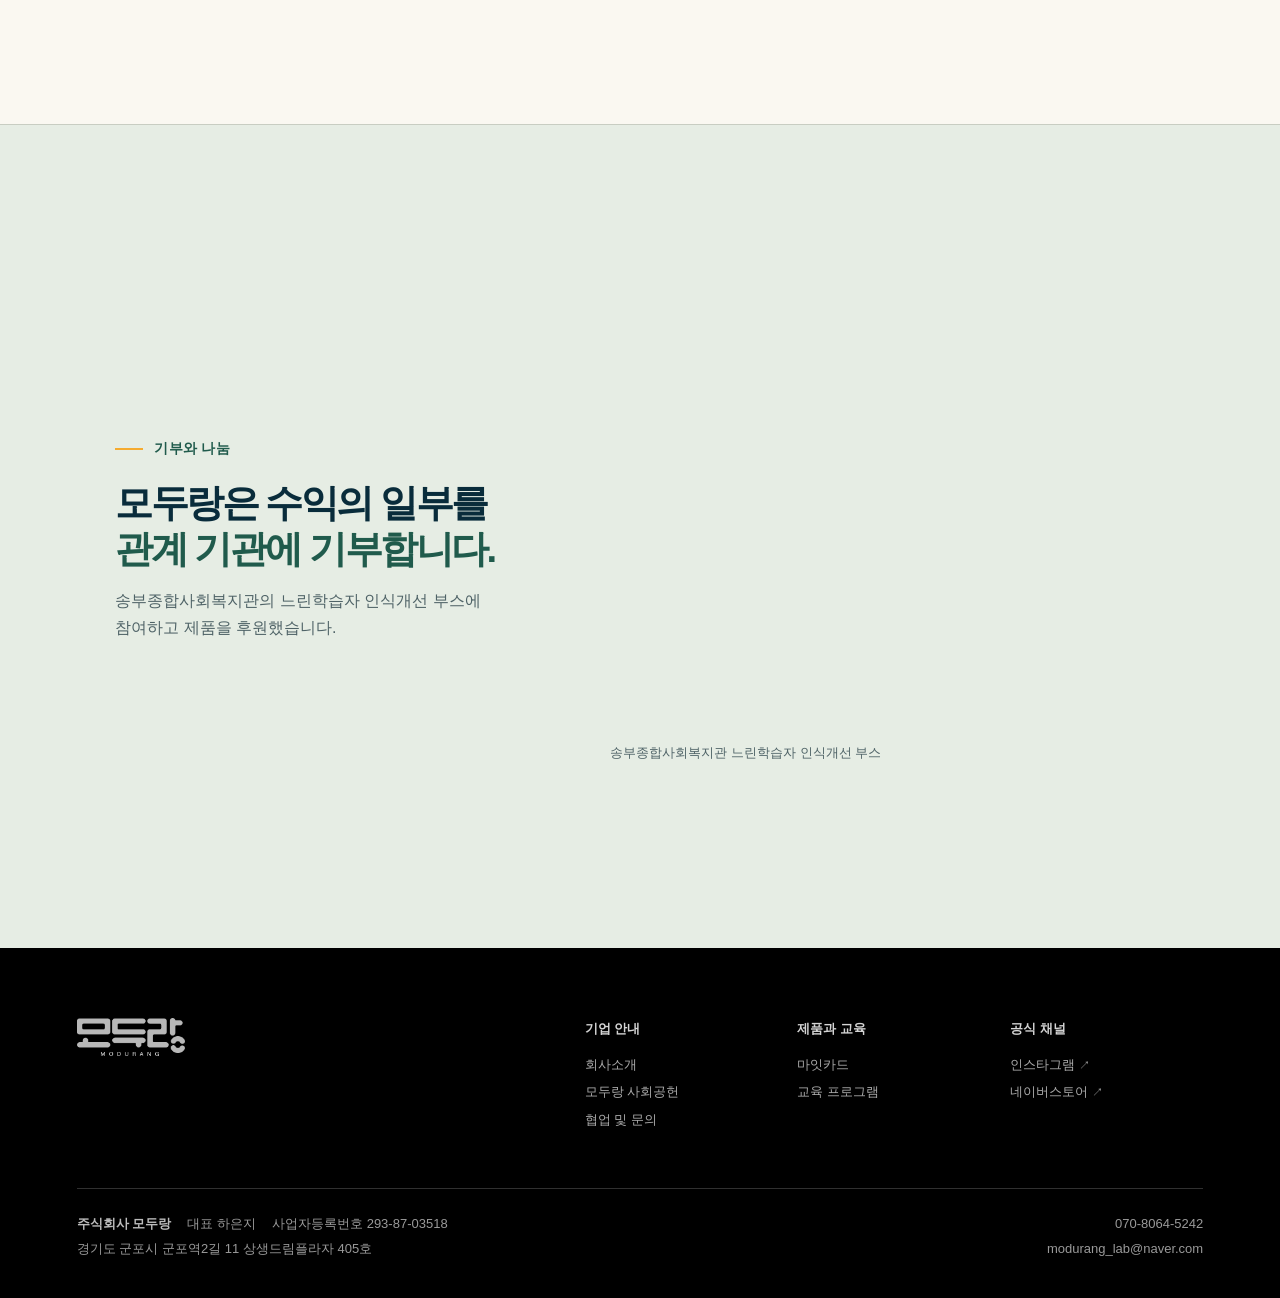
<file: impact.html>
<!DOCTYPE html>

<html lang="ko">
<head>
<meta charset="utf-8"/>
<meta content="width=device-width, initial-scale=1" name="viewport"/>
<meta content="모두랑은 느린학습자를 위한 대화 교구와 교육 프로그램을 만듭니다." name="description"/>
<title>모두랑 사회공헌 | 주식회사 모두랑</title>
<link href="style.css" rel="stylesheet"/>
<link href="scenes.css" rel="stylesheet"/>
<script defer="" src="vendor/lenis-1.3.17.min.js"></script><script defer src="editions.js"></script><script defer="" src="site.js">
</script>
<script defer src="scenes.js"></script>
</head>
<body class="page-impact">
<a class="skip" href="#main">본문으로 이동</a>
<header class="bar">
<div class="wrap">
<a class="brand" href="index.html">
<img alt="모두랑 홈" src="images/logo.png"/>
</a>
<nav aria-label="주 메뉴" class="nav">
<a class="" href="company.html"><span class="menu-label">회사소개</span></a>
<a class="" href="product.html"><span class="menu-label">제품소개</span></a>
<a class="" href="programs.html"><span class="menu-label">프로그램소개</span></a>
<a aria-current="page" class="" href="impact.html"><span class="menu-label">모두랑 사회공헌</span></a>
<a class="contact" href="contact.html"><span class="menu-label">협업 및 문의</span></a>
</nav>
<details class="mobile">
<summary>메뉴</summary>
<nav aria-label="모바일 메뉴">
<a class="" href="company.html"><span class="menu-label">회사소개</span></a>
<a class="" href="product.html"><span class="menu-label">제품소개</span></a>
<a class="" href="programs.html"><span class="menu-label">프로그램소개</span></a>
<a aria-current="page" class="" href="impact.html"><span class="menu-label">모두랑 사회공헌</span></a>
<a class="contact" href="contact.html"><span class="menu-label">협업 및 문의</span></a>
</nav>
</details>
</div>
</header>
<main id="main">
<section class="title photo-hero">
<div class="wrap">
<div>
<span class="kicker">모두랑 사회공헌</span>
<h1>아이 곁에서 함께하는 활동</h1>
<p class="intro">지역 복지관과 교육 현장에서 느린학습자를 만나고,<br>멘토링과 인식개선 활동에 참여합니다.</p>
</div>
<div class="feature-media"><img alt="원당 멘토링에서 활동 도구를 사용하는 모습" class="photo" fetchpriority="high" src="images/mentor.webp"/></div>
</div>
</section>
<section class="band section">
<div class="wrap report-pair"><div>
<div class="headline">
<span class="kicker">1:1 멘토 프로그램</span>
<h2>일대일로 만나는 시간</h2>
</div>
<div class="rows">
<div class="row">
<strong>세걸음 멘토링</strong>
<p><span class="sentence">원당종합사회복지관.</span> <span class="sentence">2026년 3월부터 8월까지.</span></p>
</div>
<div class="row">
<strong>잇지쌤 멘토링</strong>
<p><span class="sentence">군포의왕교육지원청과 주몽종합사회복지관.</span> <span class="sentence">2026년 11월 기준 진행 중입니다.</span></p>
</div>
</div>
</div><figure class="document-photo"><div><img loading="lazy" src="images/field/market.webp" alt="원당 세걸음 멘토링"></div><figcaption>원당 세걸음 멘토링</figcaption></figure></div></section>
<section class="band section panel" id="donation">
<div class="wrap">
<div class="pair">
<div>
<span class="kicker">기부와 나눔</span>
<h2 class="donation-statement">모두랑은 수익의 일부를 <strong>관계 기관에 기부합니다.</strong></h2>
<p class="briefText">송부종합사회복지관의 느린학습자 인식개선 부스에 참여하고 제품을 후원했습니다.</p>
</div>
<figure>
<div class="feature-media"><img alt="송부종합사회복지관 인식개선 부스" class="photo" loading="lazy" src="images/booth.webp"/></div>
<figcaption>송부종합사회복지관 느린학습자 인식개선 부스</figcaption>
</figure>
</div>
</div>
</section>
</main>
<footer class="foot" id="footer">
  <div class="wrap">
    <div class="foot-directory">
      <a class="foot-brand" href="index.html"><img src="images/logo.png" alt="모두랑 홈"></a>
      <nav aria-label="하단 메뉴">
        <div><p>기업 안내</p><a href="company.html">회사소개</a><a href="impact.html">모두랑 사회공헌</a><a href="contact.html">협업 및 문의</a></div>
        <div><p>제품과 교육</p><a href="product.html">마잇카드</a><a href="programs.html">교육 프로그램</a></div>
        <div><p>공식 채널</p><a href="https://www.instagram.com/modurang.lab/">인스타그램 <span aria-hidden="true">↗</span></a><a href="https://smartstore.naver.com/modurang_lab">네이버스토어 <span aria-hidden="true">↗</span></a></div>
      </nav>
    </div>
    <div class="foot-details">
      <div><p><strong>주식회사 모두랑</strong><span>대표 하은지</span><span>사업자등록번호 293-87-03518</span></p>
      <address>경기도 군포시 군포역2길 11 상생드림플라자 405호</address></div>
      <address class="foot-contact"><a href="tel:07080645242">070-8064-5242</a><a href="mailto:modurang_lab@naver.com">modurang_lab@naver.com</a></address>
    </div>
  </div>
</footer>
</body>
</html>
</file>
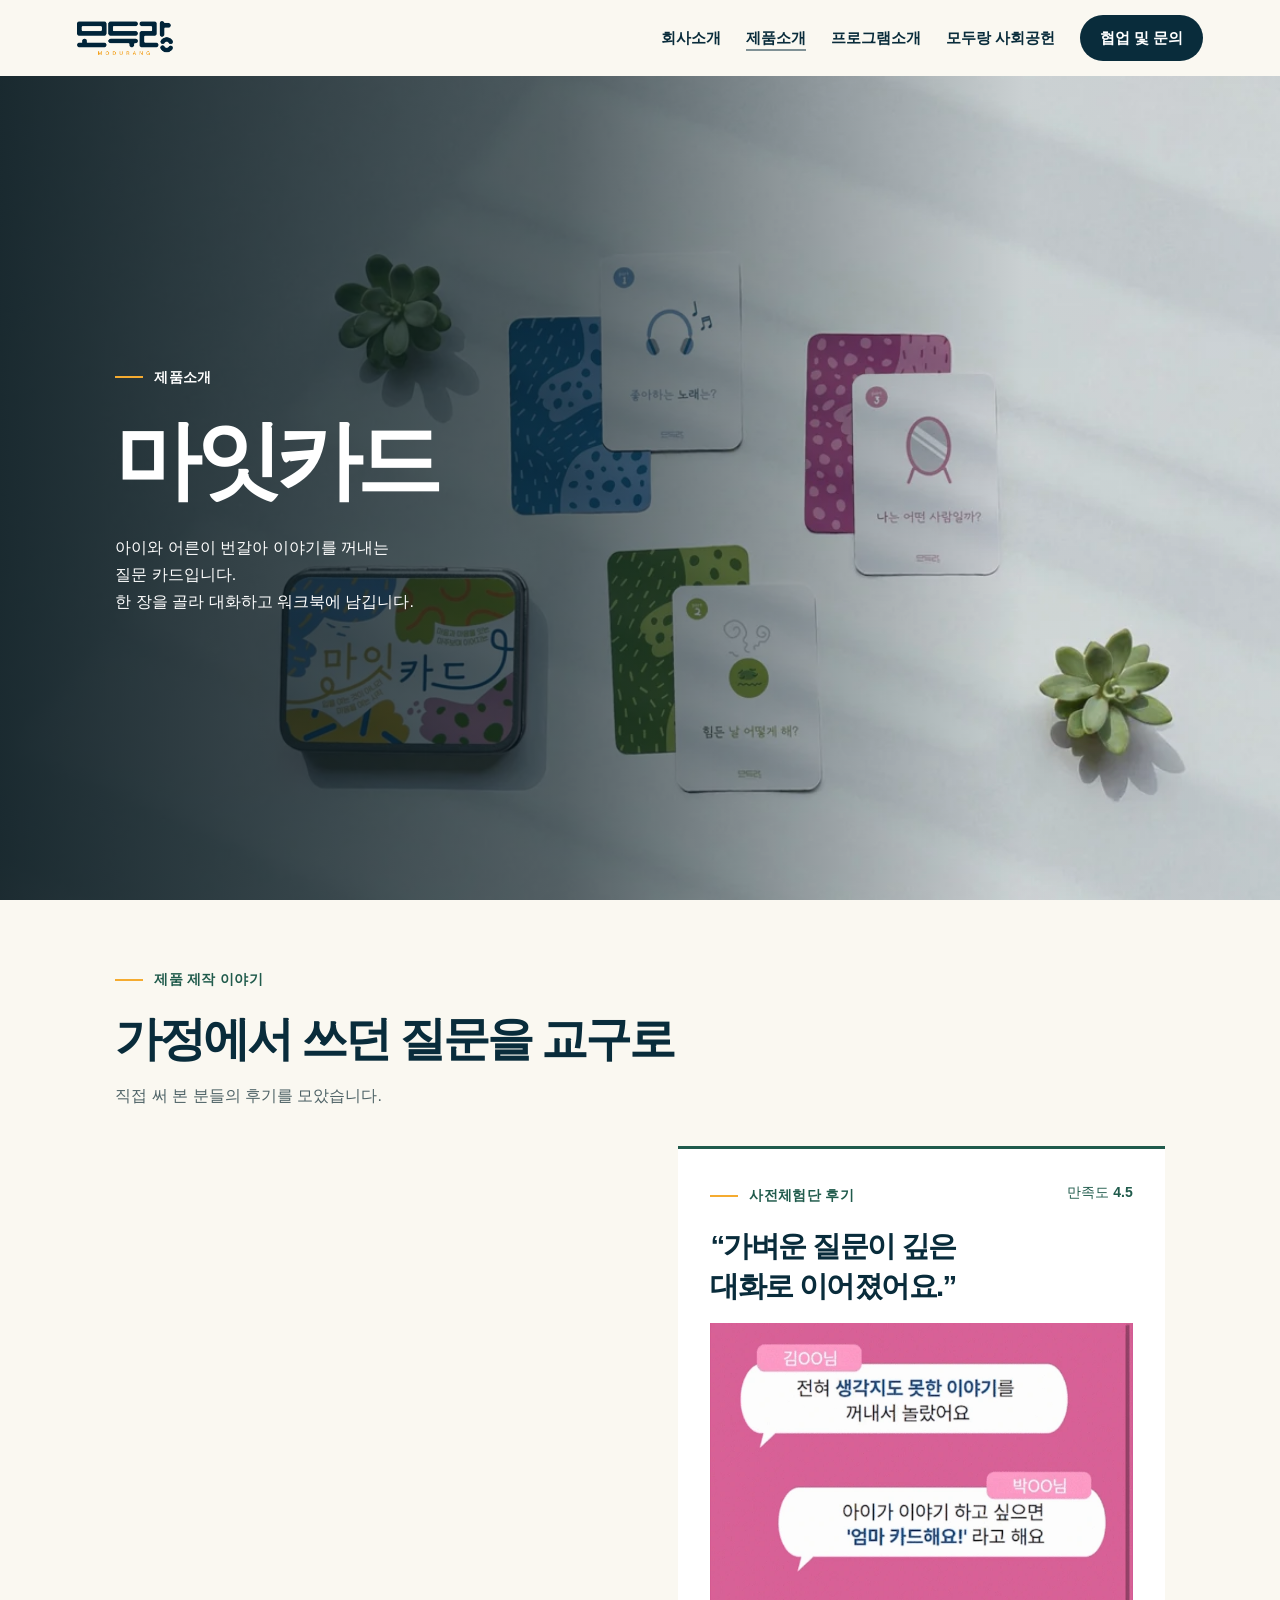
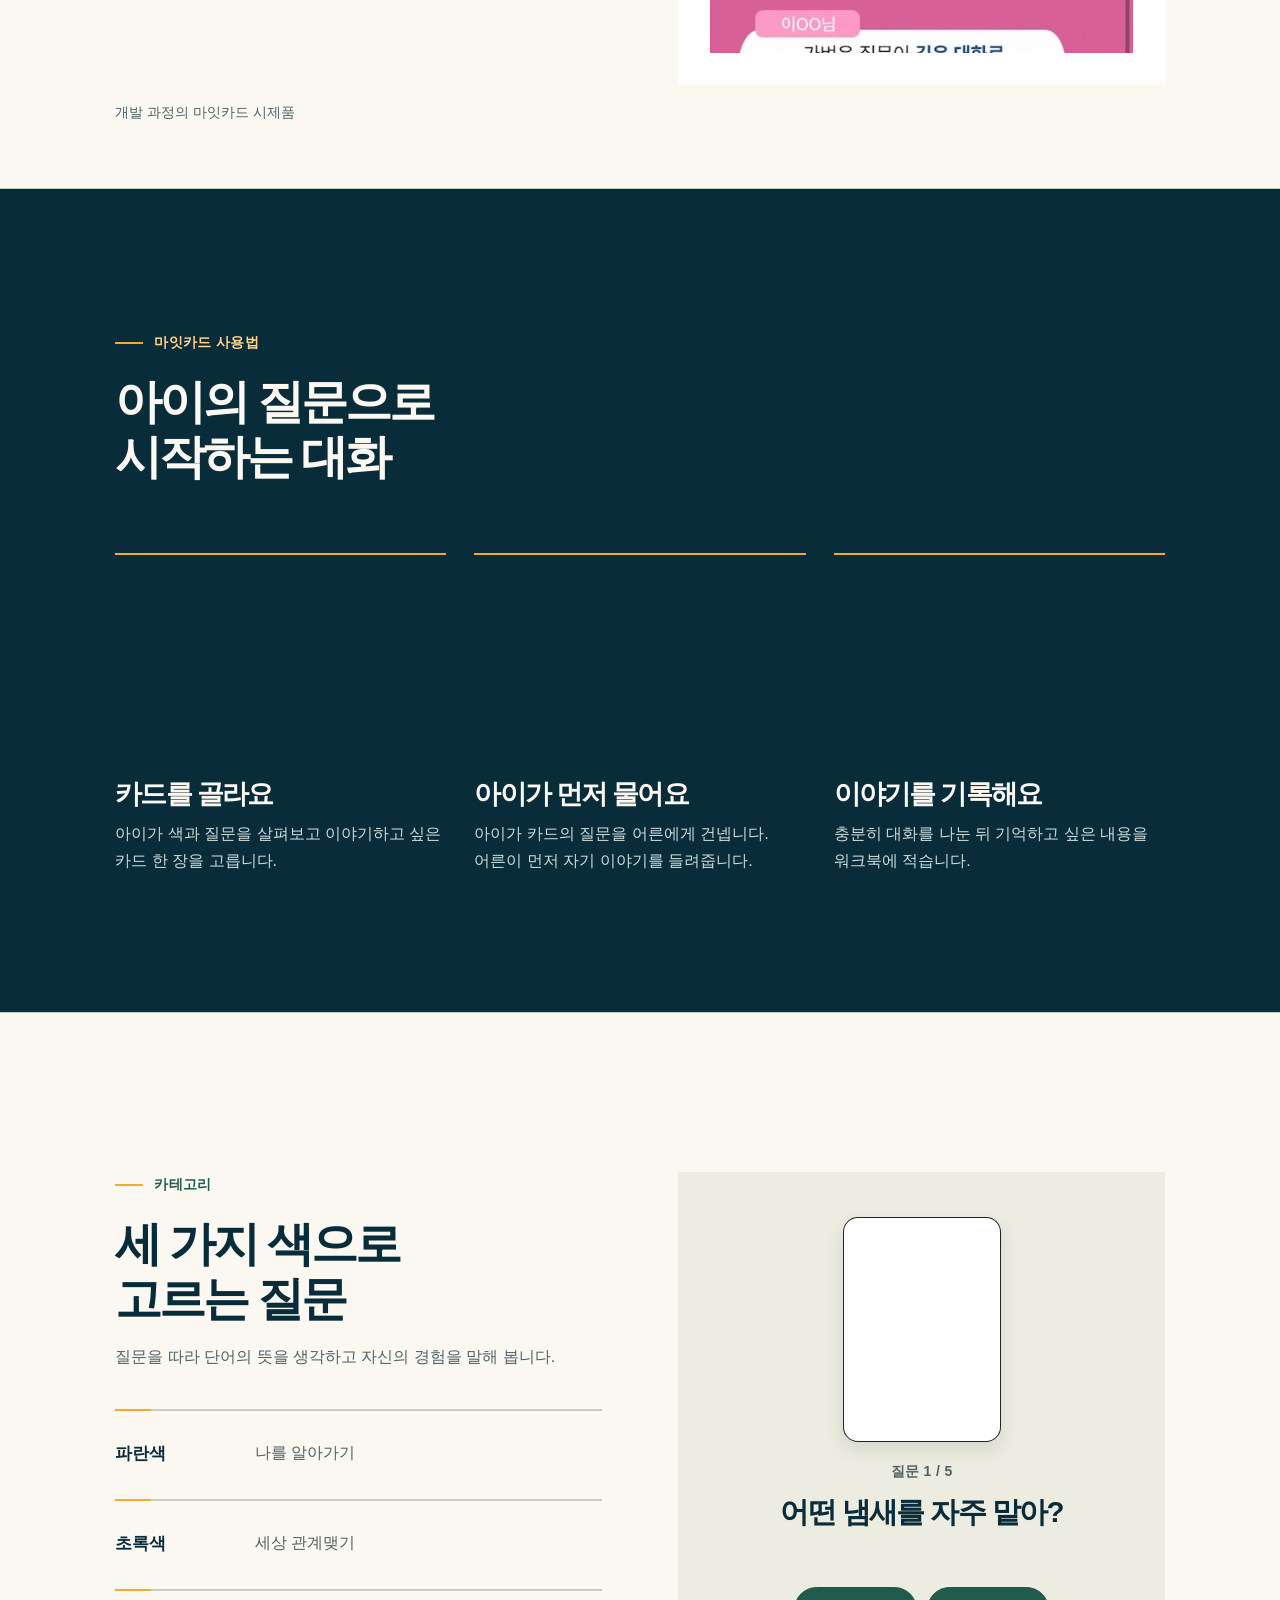
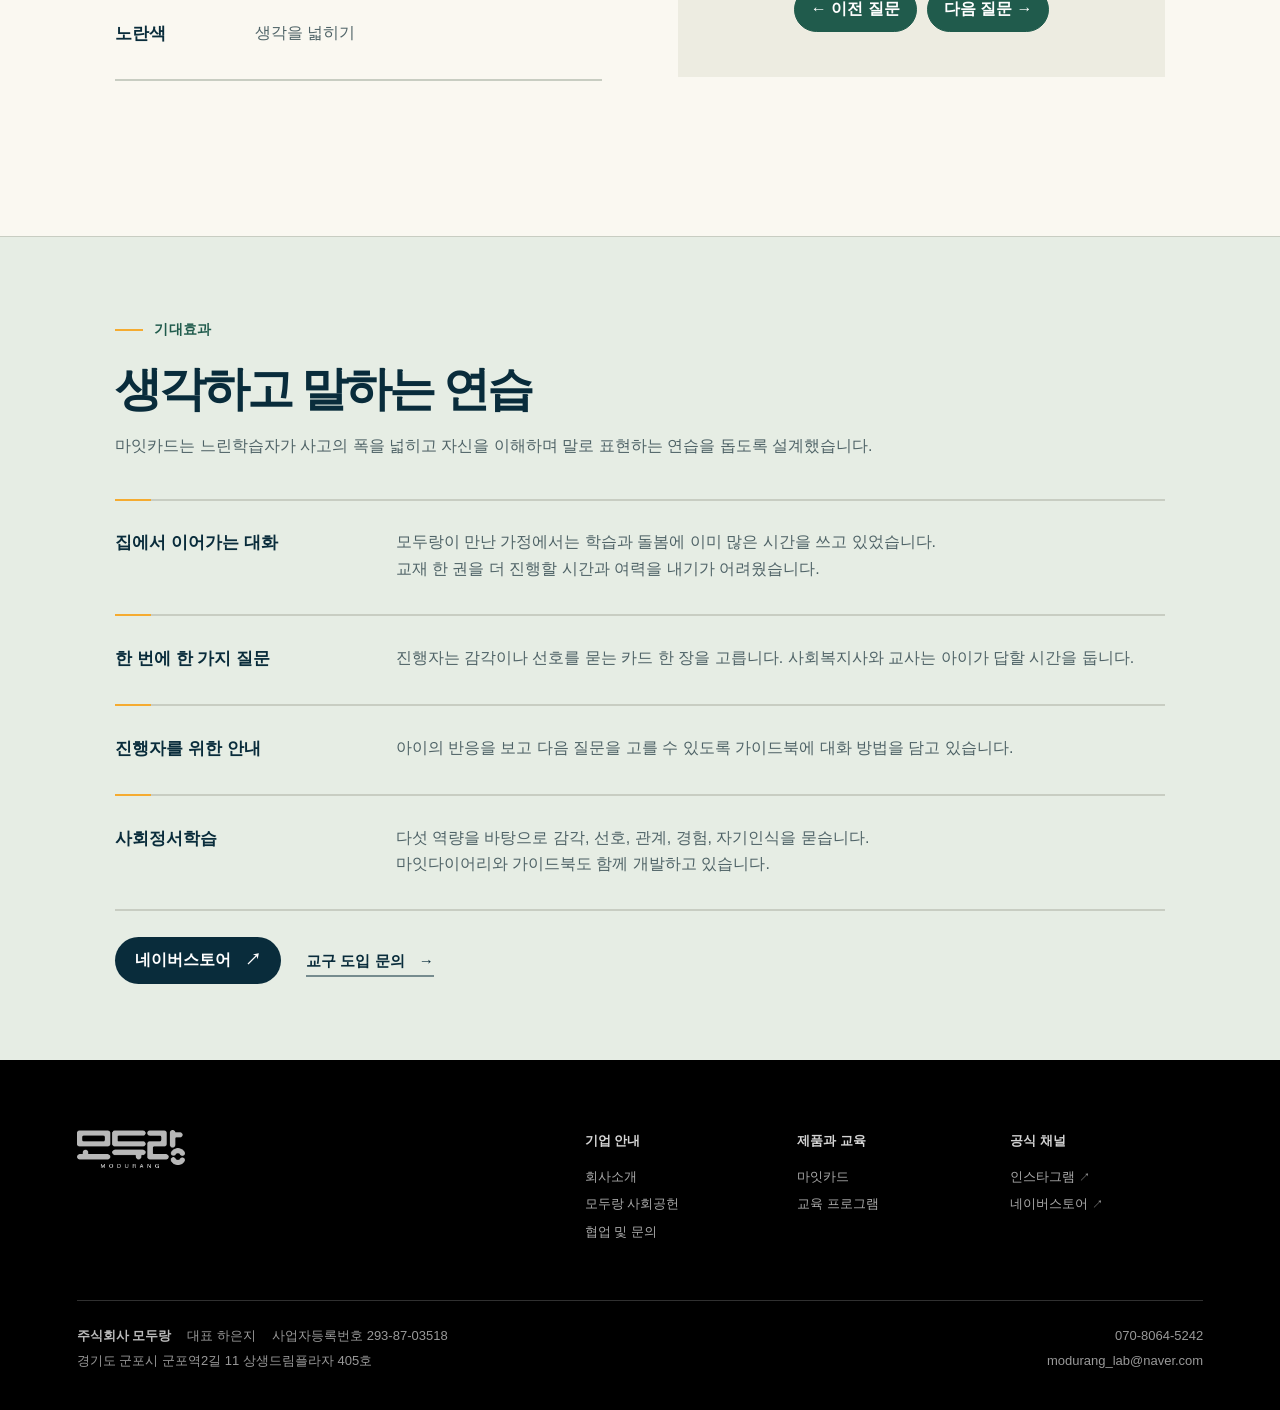
<file: product.html>
<!DOCTYPE html>

<html lang="ko">
<head>
<meta charset="utf-8"/>
<meta content="width=device-width, initial-scale=1" name="viewport"/>
<meta content="모두랑은 느린학습자를 위한 대화 교구와 교육 프로그램을 만듭니다." name="description"/>
<title>제품소개 | 주식회사 모두랑</title>
<link href="style.css" rel="stylesheet"/>
<link href="scenes.css" rel="stylesheet"/>
<script defer="" src="vendor/lenis-1.3.17.min.js"></script><script defer src="editions.js"></script><script defer="" src="site.js">
</script>
<script defer src="scenes.js"></script>
</head>
<body class="page-product">
<a class="skip" href="#main">본문으로 이동</a>
<header class="bar">
<div class="wrap">
<a class="brand" href="index.html">
<img alt="모두랑 홈" src="images/logo.png"/>
</a>
<nav aria-label="주 메뉴" class="nav">
<a class="" href="company.html"><span class="menu-label">회사소개</span></a>
<a aria-current="page" class="" href="product.html"><span class="menu-label">제품소개</span></a>
<a class="" href="programs.html"><span class="menu-label">프로그램소개</span></a>
<a class="" href="impact.html"><span class="menu-label">모두랑 사회공헌</span></a>
<a class="contact" href="contact.html"><span class="menu-label">협업 및 문의</span></a>
</nav>
<details class="mobile">
<summary>메뉴</summary>
<nav aria-label="모바일 메뉴">
<a class="" href="company.html"><span class="menu-label">회사소개</span></a>
<a aria-current="page" class="" href="product.html"><span class="menu-label">제품소개</span></a>
<a class="" href="programs.html"><span class="menu-label">프로그램소개</span></a>
<a class="" href="impact.html"><span class="menu-label">모두랑 사회공헌</span></a>
<a class="contact" href="contact.html"><span class="menu-label">협업 및 문의</span></a>
</nav>
</details>
</div>
</header>
<main id="main">
<section class="title photo-hero">
<div class="wrap">
<div>
<span class="kicker">제품소개</span>
<h1>마잇카드</h1>
<p class="intro"><span class="sentence">아이와 어른이 번갈아 이야기를 꺼내는 질문 카드입니다.</span> <span class="sentence">한 장을 골라 대화하고 워크북에 남깁니다.</span></p>
</div>
<div class="feature-media"><img alt="마잇카드와 틴케이스를 펼쳐 놓은 모습" class="photo" fetchpriority="high" src="images/field/kit-white.webp"/></div>
</div>
</section>
<section class="band section development">
<div class="wrap">
<div class="headline">
<span class="kicker">제품 제작 이야기</span>
<h2>가정에서 쓰던 질문을 교구로</h2>
<p class="briefText"><span class="sentence">직접 써 본 분들의 후기를 모았습니다.</span></p>
</div>
<div class="prototype"><figure class="prototype-photo">
<a aria-label="개발 과정의 마잇카드 시제품 크게 보기" href="images/brief/image11.png">
<img alt="개발 과정의 마잇카드 시제품" loading="lazy" src="images/brief/image11.png"/>
</a>
<figcaption>개발 과정의 마잇카드 시제품</figcaption>
</figure><div class="review" id="reviews"><div class="review-header"><span class="kicker">사전체험단 후기</span><span>만족도 <b>4.5</b></span></div><blockquote>“가벼운 질문이 깊은 대화로 이어졌어요.”</blockquote><button type="button" class="review-film" aria-label="후기 재생 전환" aria-pressed="false"><video width="682" height="532" muted loop playsinline preload="none" poster="images/brief/review-window.webp" aria-label="마잇카드를 써 본 체험단의 후기 말풍선"><source src="images/brief/review-window.mp4" type="video/mp4"></video></button><ul class="sr" aria-label="사전체험단 후기"><li>전혀 생각지도 못한 이야기를 꺼내서 놀랐어요</li><li>아이가 이야기 하고 싶으면 ‘엄마 카드해요!’ 라고 해요</li><li>가벼운 질문이 깊은 대화로 이어졌어요</li><li>대화 거부하던 아이가 고개를 끄덕였어요</li><li>무슨 이야기를 해야 할지 기준이 생겼어요</li><li>한두 장씩 하다 보니 집 분위기가 바뀌었어요</li><li>환경 적응 오래 걸리는 아이, 이야기를 해보려 시도했어요</li></ul></div></div>
</div>
</section>
<section class="band section dark" id="use">
<div class="wrap">
<div class="headline">
<span class="kicker">마잇카드 사용법</span>
<h2>아이의 질문으로 시작하는 대화</h2>
</div>
<div class="track">
<ol class="steps">
<li><div class="still"><img alt="손에 펼쳐 든 질문 카드" loading="lazy" src="images/choose.webp"/></div>

<h3>카드를 골라요</h3>
<p class="briefText">아이가 색과 질문을 살펴보고 이야기하고 싶은 카드 한 장을 고릅니다.</p>
</li>
<li><div class="still"><img alt="마주 앉아 대화하는 아이와 어른" loading="lazy" src="images/talk.webp"/></div>

<h3>아이가 먼저 물어요</h3>
<p class="briefText"><span class="sentence">아이가 카드의 질문을 어른에게 건넵니다.</span> <span class="sentence">어른이 먼저 자기 이야기를 들려줍니다.</span></p>
</li>
<li><div class="still"><img alt="종이에 글을 쓰는 손" loading="lazy" src="images/write.webp"/></div>

<h3>이야기를 기록해요</h3>
<p class="briefText">충분히 대화를 나눈 뒤 기억하고 싶은 내용을 워크북에 적습니다.</p>
</li>
</ol>
</div>
</div>
</section>
<section class="band section">
<div class="wrap question-layout"><div class="question-copy"><div class="headline">
<span class="kicker">카테고리</span>
<h2>세 가지 색으로 고르는 질문</h2>
<p class="briefText">질문을 따라 단어의 뜻을 생각하고 자신의 경험을 말해&nbsp;봅니다.</p>
</div><div class="rows">
<div class="row">
<strong>파란색</strong>
<p>나를 알아가기</p>
</div>
<div class="row">
<strong>초록색</strong>
<p>세상 관계맺기</p>
</div>
<div class="row">
<strong>노란색</strong>
<p>생각을 넓히기</p>
</div>
</div></div>
<div class="samples" id="question-cards" role="region" aria-label="마잇카드 예시 질문" tabindex="-1">
<div class="sample-stack">
<figure class="deck" data-sample="">
<div class="card-face"><img alt="마잇카드 질문 예시 1" loading="lazy" width="222" height="317" src="images/card-1.webp"/></div>
<figcaption>
<p class="meta">질문 1 / 5</p>
<strong>어떤 냄새를 자주 맡아?</strong>
</figcaption>
</figure>
<figure class="deck" data-sample="">
<div class="card-face"><img alt="마잇카드 질문 예시 2" loading="lazy" width="223" height="317" src="images/card-2.webp"/></div>
<figcaption>
<p class="meta">질문 2 / 5</p>
<strong>어떤 간식을 자주 먹어?</strong>
</figcaption>
</figure>
<figure class="deck" data-sample="">
<div class="card-face"><img alt="마잇카드 질문 예시 3" loading="lazy" width="224" height="317" src="images/card-3.webp"/></div>
<figcaption>
<p class="meta">질문 3 / 5</p>
<strong>가족들이 좋아하는 배달음식은?</strong>
</figcaption>
</figure>
<figure class="deck" data-sample="">
<div class="card-face"><img alt="마잇카드 질문 예시 4" loading="lazy" width="225" height="317" src="images/card-4.webp"/></div>
<figcaption>
<p class="meta">질문 4 / 5</p>
<strong>자주 실수했었지만 지금은 잘 하는 건?</strong>
</figcaption>
</figure>
<figure class="deck" data-sample="">
<div class="card-face"><img alt="마잇카드 질문 예시 5" loading="lazy" width="225" height="317" src="images/card-5.webp"/></div>
<figcaption>
<p class="meta">질문 5 / 5</p>
<strong>가장 나 답다는건 어떤걸까?</strong>
</figcaption>
</figure>
</div>
<div class="buttons" data-controls="" hidden="">
<button data-step="-1">← 이전 질문</button> <button data-step="1">다음 질문 →</button>
</div>
<span aria-live="polite" class="sr" data-current="">
</span>
</div>
</div>
</section>
<section class="band section panel">
<div class="wrap">
<div class="headline">
<span class="kicker">기대효과</span>
<h2>생각하고 말하는 연습</h2>
<p class="briefText">마잇카드는 느린학습자가 사고의 폭을 넓히고 자신을 이해하며 말로 표현하는 연습을 돕도록 설계했습니다.</p>
</div>
<div class="rows"><div class="row"><strong>집에서 이어가는 대화</strong><p><span class="sentence">모두랑이 만난 가정에서는 학습과 돌봄에 이미 많은 시간을 쓰고&nbsp;있었습니다.</span> <span class="sentence">교재 한 권을 더 진행할 시간과 여력을 내기가 어려웠습니다.</span></p></div><div class="row"><strong>한 번에 한 가지 질문</strong><p><span class="sentence">진행자는 감각이나 선호를 묻는 카드 한 장을 고릅니다.</span> <span class="sentence">사회복지사와 교사는 아이가 답할 시간을 둡니다.</span></p></div><div class="row"><strong>진행자를 위한 안내</strong><p>아이의 반응을 보고 다음 질문을 고를 수 있도록 가이드북에 대화 방법을 담고&nbsp;있습니다.</p></div><div class="row"><strong>사회정서학습</strong><p><span class="sentence">다섯 역량을 바탕으로 감각, 선호, 관계, 경험, 자기인식을 묻습니다.</span> <span class="sentence">마잇다이어리와 가이드북도 함께 개발하고&nbsp;있습니다.</span></p></div></div>
<div class="actions">
<a class="pill" href="https://smartstore.naver.com/modurang_lab">네이버스토어 <span aria-hidden="true">↗</span>
</a>
<a class="more" href="contact.html">교구 도입 문의 <span aria-hidden="true" class="arrow">→</span>
</a>
</div>
</div>
</section>
</main>
<footer class="foot" id="footer">
  <div class="wrap">
    <div class="foot-directory">
      <a class="foot-brand" href="index.html"><img src="images/logo.png" alt="모두랑 홈"></a>
      <nav aria-label="하단 메뉴">
        <div><p>기업 안내</p><a href="company.html">회사소개</a><a href="impact.html">모두랑 사회공헌</a><a href="contact.html">협업 및 문의</a></div>
        <div><p>제품과 교육</p><a href="product.html">마잇카드</a><a href="programs.html">교육 프로그램</a></div>
        <div><p>공식 채널</p><a href="https://www.instagram.com/modurang.lab/">인스타그램 <span aria-hidden="true">↗</span></a><a href="https://smartstore.naver.com/modurang_lab">네이버스토어 <span aria-hidden="true">↗</span></a></div>
      </nav>
    </div>
    <div class="foot-details">
      <div><p><strong>주식회사 모두랑</strong><span>대표 하은지</span><span>사업자등록번호 293-87-03518</span></p>
      <address>경기도 군포시 군포역2길 11 상생드림플라자 405호</address></div>
      <address class="foot-contact"><a href="tel:07080645242">070-8064-5242</a><a href="mailto:modurang_lab@naver.com">modurang_lab@naver.com</a></address>
    </div>
  </div>
</footer>
</body>
</html>
</file>
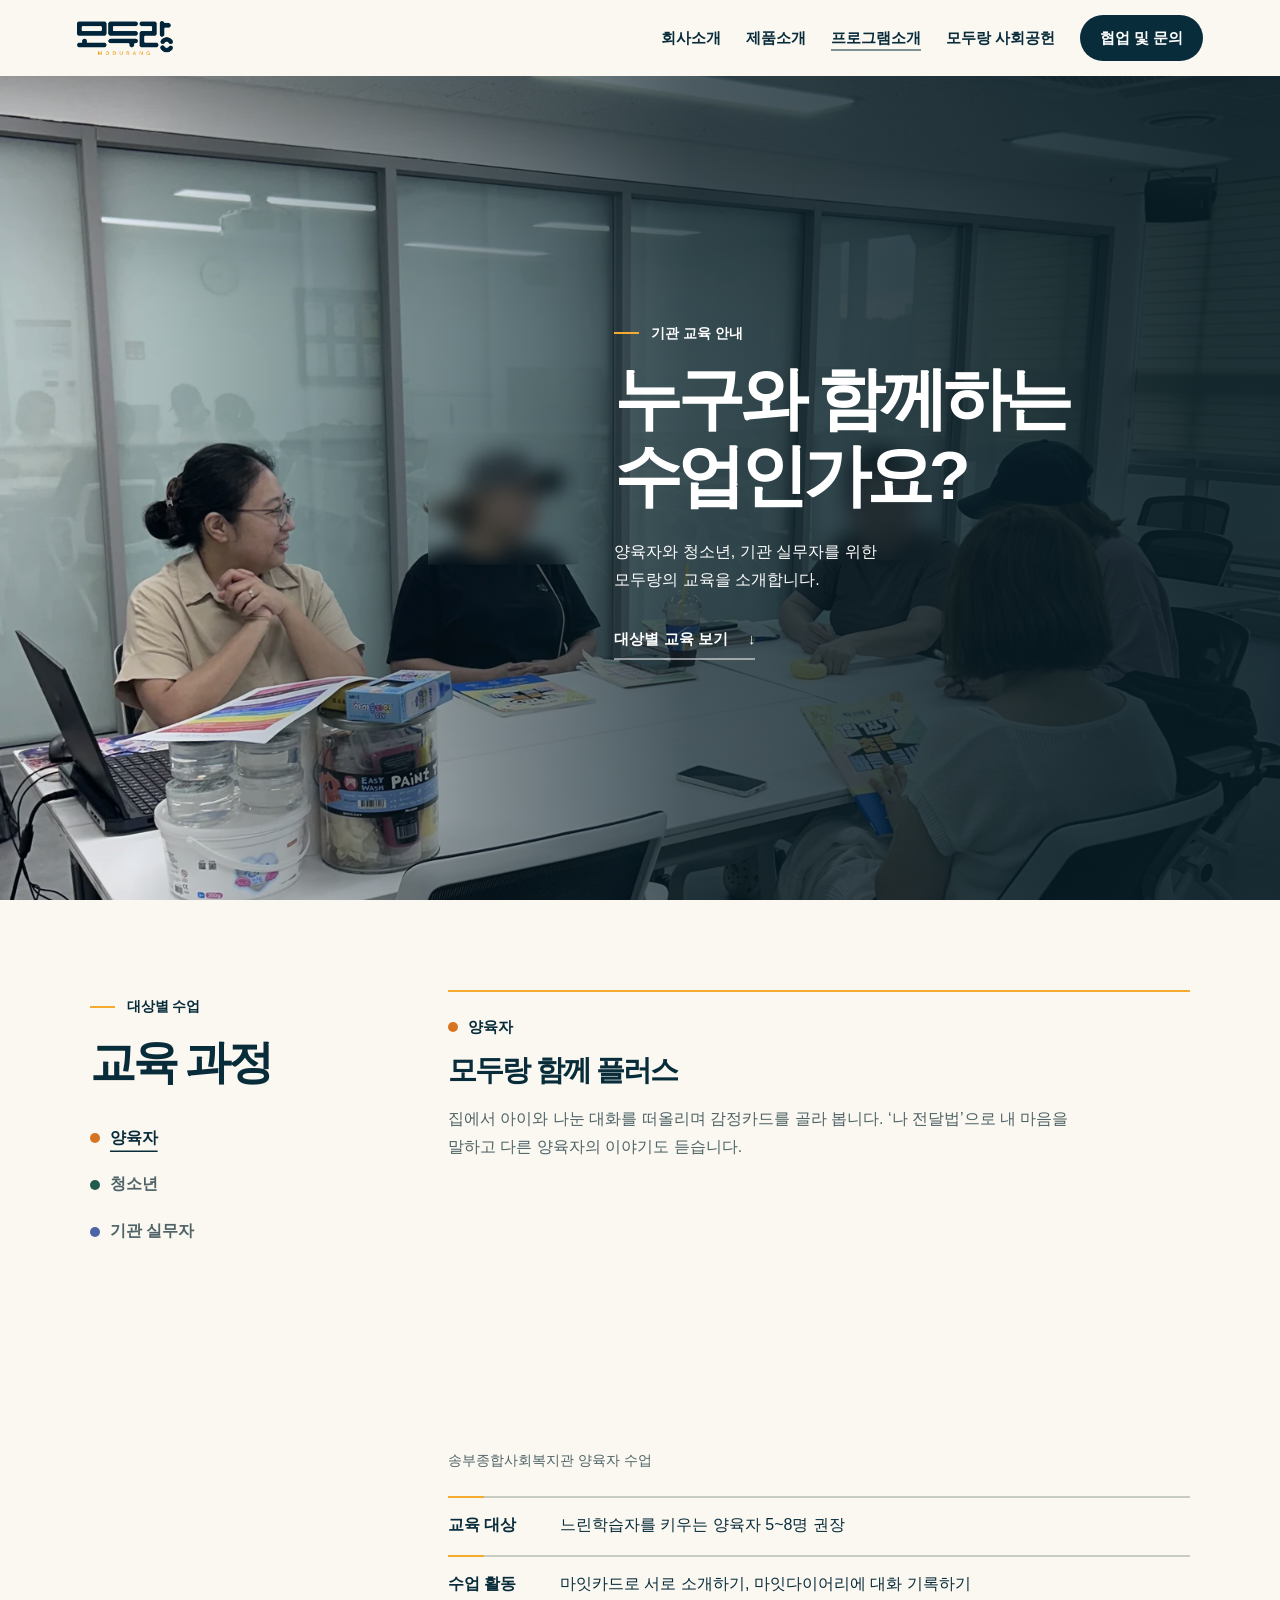
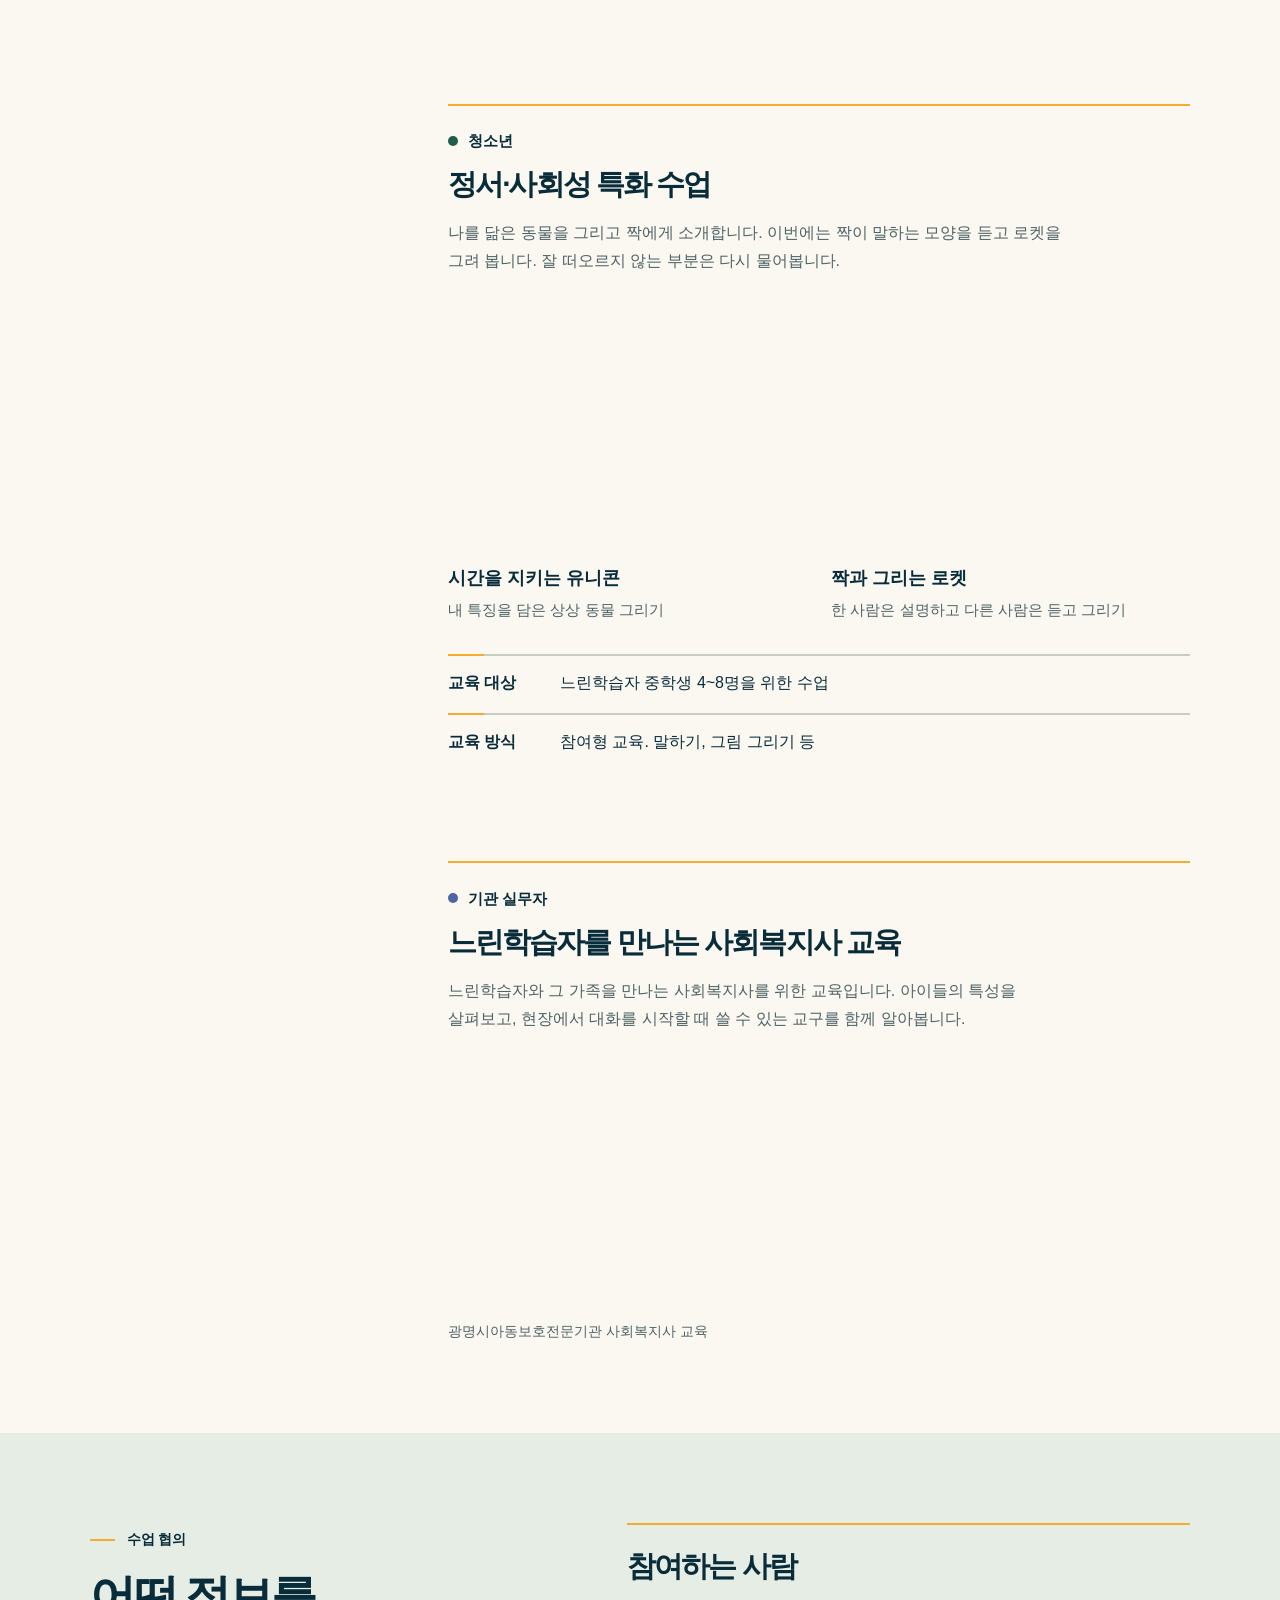
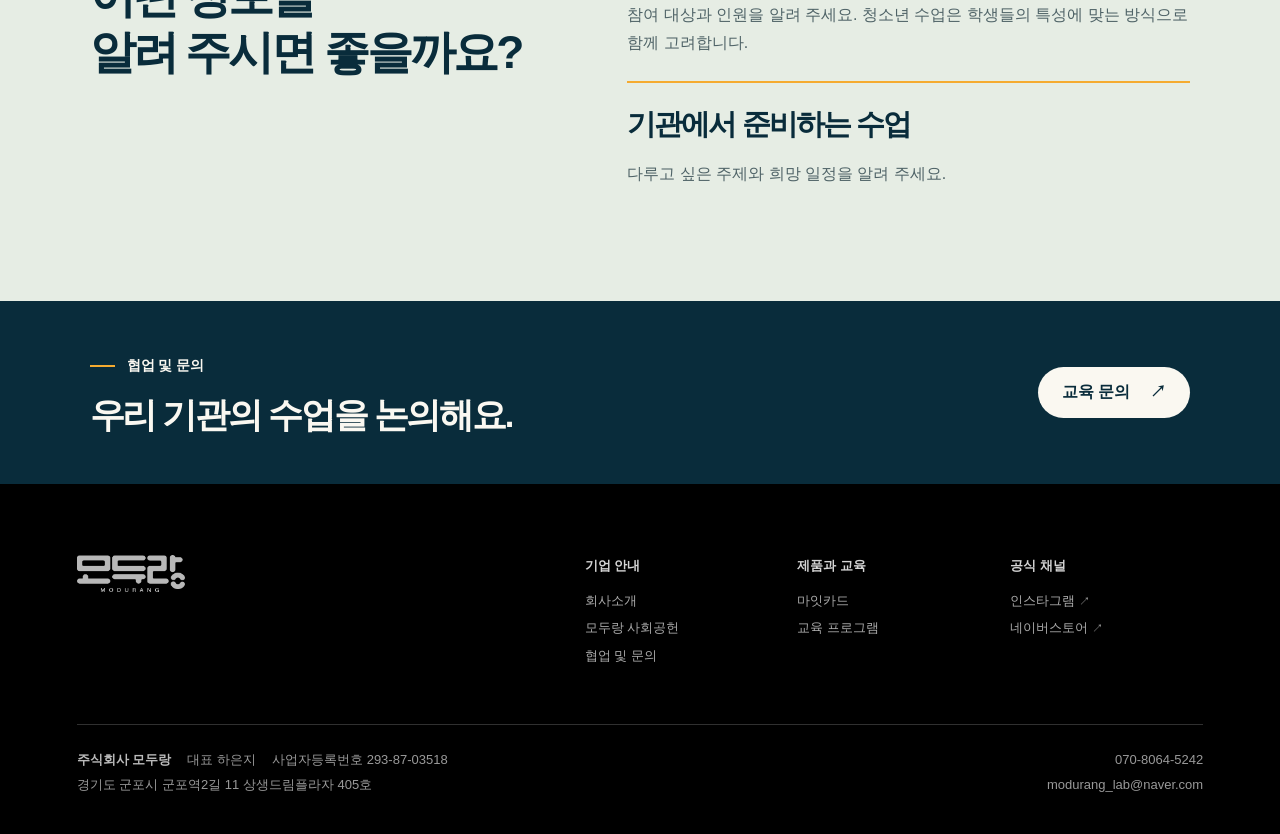
<file: programs.html>
<!DOCTYPE html>

<html lang="ko">
<head>
<meta charset="utf-8"/>
<meta content="width=device-width, initial-scale=1" name="viewport"/>
<meta content="모두랑은 느린학습자를 위한 대화 교구와 교육 프로그램을 만듭니다." name="description"/>
<title>프로그램소개 | 주식회사 모두랑</title>
<link href="style.css" rel="stylesheet"/>
<link href="scenes.css" rel="stylesheet"/>
<link href="programs.css" rel="stylesheet"/>
<script defer="" src="vendor/lenis-1.3.17.min.js"></script><script defer src="editions.js"></script><script defer="" src="site.js">
</script>
<script defer src="scenes.js"></script>
<script defer src="programs.js"></script>
</head>
<body class="page-programs demo demo-guide">
<a class="skip" href="#main">본문으로 이동</a>
<header class="bar">
<div class="wrap">
<a class="brand" href="index.html">
<img alt="모두랑 홈" src="images/logo.png"/>
</a>
<nav aria-label="주 메뉴" class="nav">
<a class="" href="company.html"><span class="menu-label">회사소개</span></a>
<a class="" href="product.html"><span class="menu-label">제품소개</span></a>
<a aria-current="page" class="" href="programs.html"><span class="menu-label">프로그램소개</span></a>
<a class="" href="impact.html"><span class="menu-label">모두랑 사회공헌</span></a>
<a class="contact" href="contact.html"><span class="menu-label">협업 및 문의</span></a>
</nav>
<details class="mobile">
<summary>메뉴</summary>
<nav aria-label="모바일 메뉴">
<a class="" href="company.html"><span class="menu-label">회사소개</span></a>
<a class="" href="product.html"><span class="menu-label">제품소개</span></a>
<a aria-current="page" class="" href="programs.html"><span class="menu-label">프로그램소개</span></a>
<a class="" href="impact.html"><span class="menu-label">모두랑 사회공헌</span></a>
<a class="contact" href="contact.html"><span class="menu-label">협업 및 문의</span></a>
</nav>
</details>
</div>
</header>
<main id="main">
<section class="scene field-cover" aria-labelledby="guide-title">
  <div class="hero-picture"><img src="images/field/songbu-parents.webp" alt="송부종합사회복지관에서 교구를 펼쳐 놓고 대화하는 양육자들" fetchpriority="high"></div>
  <div class="hero-shade"></div>
  <div class="width hero-copy">
    <span class="eyebrow">기관 교육 안내</span>
    <h1 id="guide-title">누구와 함께하는<br>수업인가요?</h1>
    <p>양육자와 청소년, 기관 실무자를 위한<br>모두랑의 교육을 소개합니다.</p>
    <a class="hero-link more" href="#courses">대상별 교육 보기 <span aria-hidden="true">↓</span></a>
  </div>
  
</section>

<section class="section" id="courses" aria-labelledby="courses-title">
  <div class="width guide-layout">
    <aside class="guide-aside">
      <span class="eyebrow">대상별 수업</span>
      <h2 id="courses-title">교육 과정</h2>
      <nav aria-label="교육 과정 목차">
        <a class="audience families" href="#families">양육자</a>
        <a class="audience teens" href="#teens">청소년</a>
        <a class="audience staff" href="#staff">기관 실무자</a>
      </nav>
    </aside>
    <div class="directory">
      <article id="families" aria-labelledby="families-title">
        <div class="entry-top row" id="caregiver-program"><span class="audience families">양육자</span></div>
        <h3 id="families-title">모두랑 함께 플러스</h3>
        <p>집에서 아이와 나눈 대화를 떠올리며 감정카드를 골라 봅니다. ‘나 전달법’으로 내 마음을 말하고 다른 양육자의 이야기도 듣습니다.</p>
        <figure class="wide-photo photo">
          <img loading="lazy" width="1300" height="975" src="images/field/songbu-class.webp" alt="송부종합사회복지관 양육자들이 테이블에 둘러앉아 색종이와 활동지로 작업하는 모습">
          <figcaption>송부종합사회복지관 양육자 수업</figcaption>
        </figure>
        <dl>
          <div class="row"><dt>교육 대상</dt><dd>느린학습자를 키우는 양육자 5~8명 권장</dd></div>
          <div class="row"><dt>수업 활동</dt><dd>마잇카드로 서로 소개하기, 마잇다이어리에 대화 기록하기</dd></div>
        </dl>
      </article>
      <article id="teens" aria-labelledby="teens-title">
        <div class="entry-top row" id="youth-programs"><span class="audience teens">청소년</span></div>
        <h3 id="teens-title">정서·사회성 특화 수업</h3>
        <p>나를 닮은 동물을 그리고 짝에게 소개합니다. 이번에는 짝이 말하는 모양을 듣고 로켓을 그려 봅니다. 잘 떠오르지 않는 부분은 다시 물어봅니다.</p>
        <div class="activity-prints">
          <figure class="photo">
            <img width="672" height="594" loading="lazy" src="images/programs/imagined-animal.webp" alt="시간을 잘 지키는 특징을 시계로 표현한 유니콘 그림">
            <figcaption><strong>시간을 지키는 유니콘</strong>내 특징을 담은 상상 동물 그리기</figcaption>
          </figure>
          <figure class="photo">
            <img width="608" height="663" loading="lazy" src="images/programs/rocket-sketch.webp" alt="짝에게 모양을 설명할 때 쓰는 로켓 예시 그림">
            <figcaption><strong>짝과 그리는 로켓</strong>한 사람은 설명하고 다른 사람은 듣고 그리기</figcaption>
          </figure>
        </div>
        <dl>
          <div class="row"><dt>교육 대상</dt><dd>느린학습자 중학생 4~8명을 위한 수업</dd></div>
          <div class="row"><dt>교육 방식</dt><dd>참여형 교육. 말하기, 그림 그리기 등</dd></div>
        </dl>
      </article>
      <article id="staff" aria-labelledby="staff-title">
        <div class="entry-top row"><span class="audience staff">기관 실무자</span></div>
        <h3 id="staff-title">느린학습자를 만나는 사회복지사 교육</h3>
        <p>느린학습자와 그 가족을 만나는 사회복지사를 위한 교육입니다. 아이들의 특성을 살펴보고, 현장에서 대화를 시작할 때 쓸 수 있는 교구를 함께 알아봅니다.</p>
        <figure class="wide-photo photo">
          <img loading="lazy" width="1300" height="975" src="images/field/gm-class.webp" alt="광명시아동보호전문기관 사회복지사들이 교육을 듣는 모습">
          <figcaption>광명시아동보호전문기관 사회복지사 교육</figcaption>
        </figure>
      </article>
    </div>
  </div>
</section>
<section class="section tinted">
  <div class="width editorial">
    <div><span class="eyebrow">수업 협의</span><h2>어떤 정보를<br>알려 주시면 좋을까요?</h2></div>
    <div class="plain-list">
      <article class="row"><h3>참여하는 사람</h3><p>참여 대상과 인원을 알려 주세요. 청소년 수업은 학생들의 특성에 맞는 방식으로 함께 고려합니다.</p></article>
      <article class="row"><h3>기관에서 준비하는 수업</h3><p>다루고 싶은 주제와 희망 일정을 알려 주세요.</p></article>
    </div>
  </div>
</section>
<section class="contact-block"><div class="width"><div><span class="eyebrow">협업 및 문의</span><h2>우리 기관의 수업을 논의해요.</h2></div><a class="contact-action" href="contact.html">교육 문의 <span aria-hidden="true">↗</span></a></div></section>
</main>
<footer class="foot" id="footer">
  <div class="wrap">
    <div class="foot-directory">
      <a class="foot-brand" href="index.html"><img src="images/logo.png" alt="모두랑 홈"></a>
      <nav aria-label="하단 메뉴">
        <div><p>기업 안내</p><a href="company.html">회사소개</a><a href="impact.html">모두랑 사회공헌</a><a href="contact.html">협업 및 문의</a></div>
        <div><p>제품과 교육</p><a href="product.html">마잇카드</a><a href="programs.html">교육 프로그램</a></div>
        <div><p>공식 채널</p><a href="https://www.instagram.com/modurang.lab/">인스타그램 <span aria-hidden="true">↗</span></a><a href="https://smartstore.naver.com/modurang_lab">네이버스토어 <span aria-hidden="true">↗</span></a></div>
      </nav>
    </div>
    <div class="foot-details">
      <div><p><strong>주식회사 모두랑</strong><span>대표 하은지</span><span>사업자등록번호 293-87-03518</span></p>
      <address>경기도 군포시 군포역2길 11 상생드림플라자 405호</address></div>
      <address class="foot-contact"><a href="tel:07080645242">070-8064-5242</a><a href="mailto:modurang_lab@naver.com">modurang_lab@naver.com</a></address>
    </div>
  </div>
</footer>
</body>
</html>
</file>
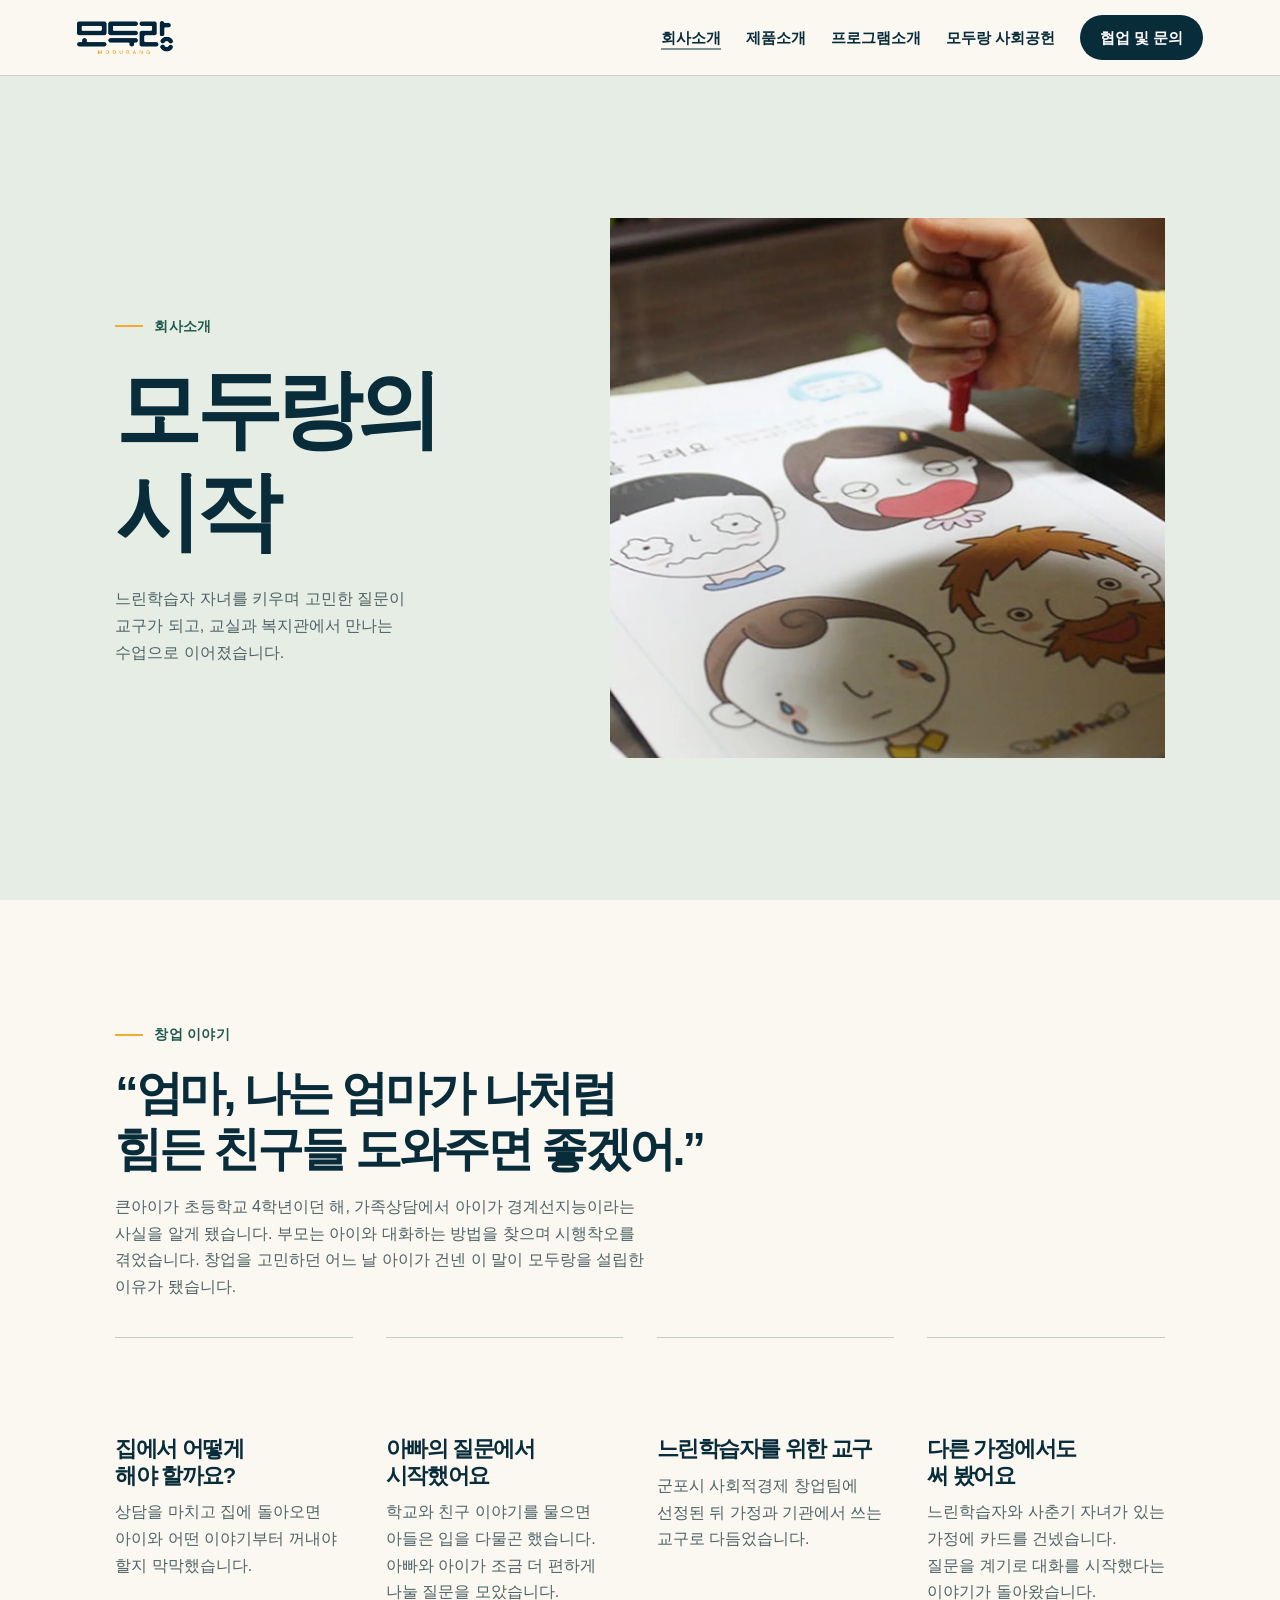
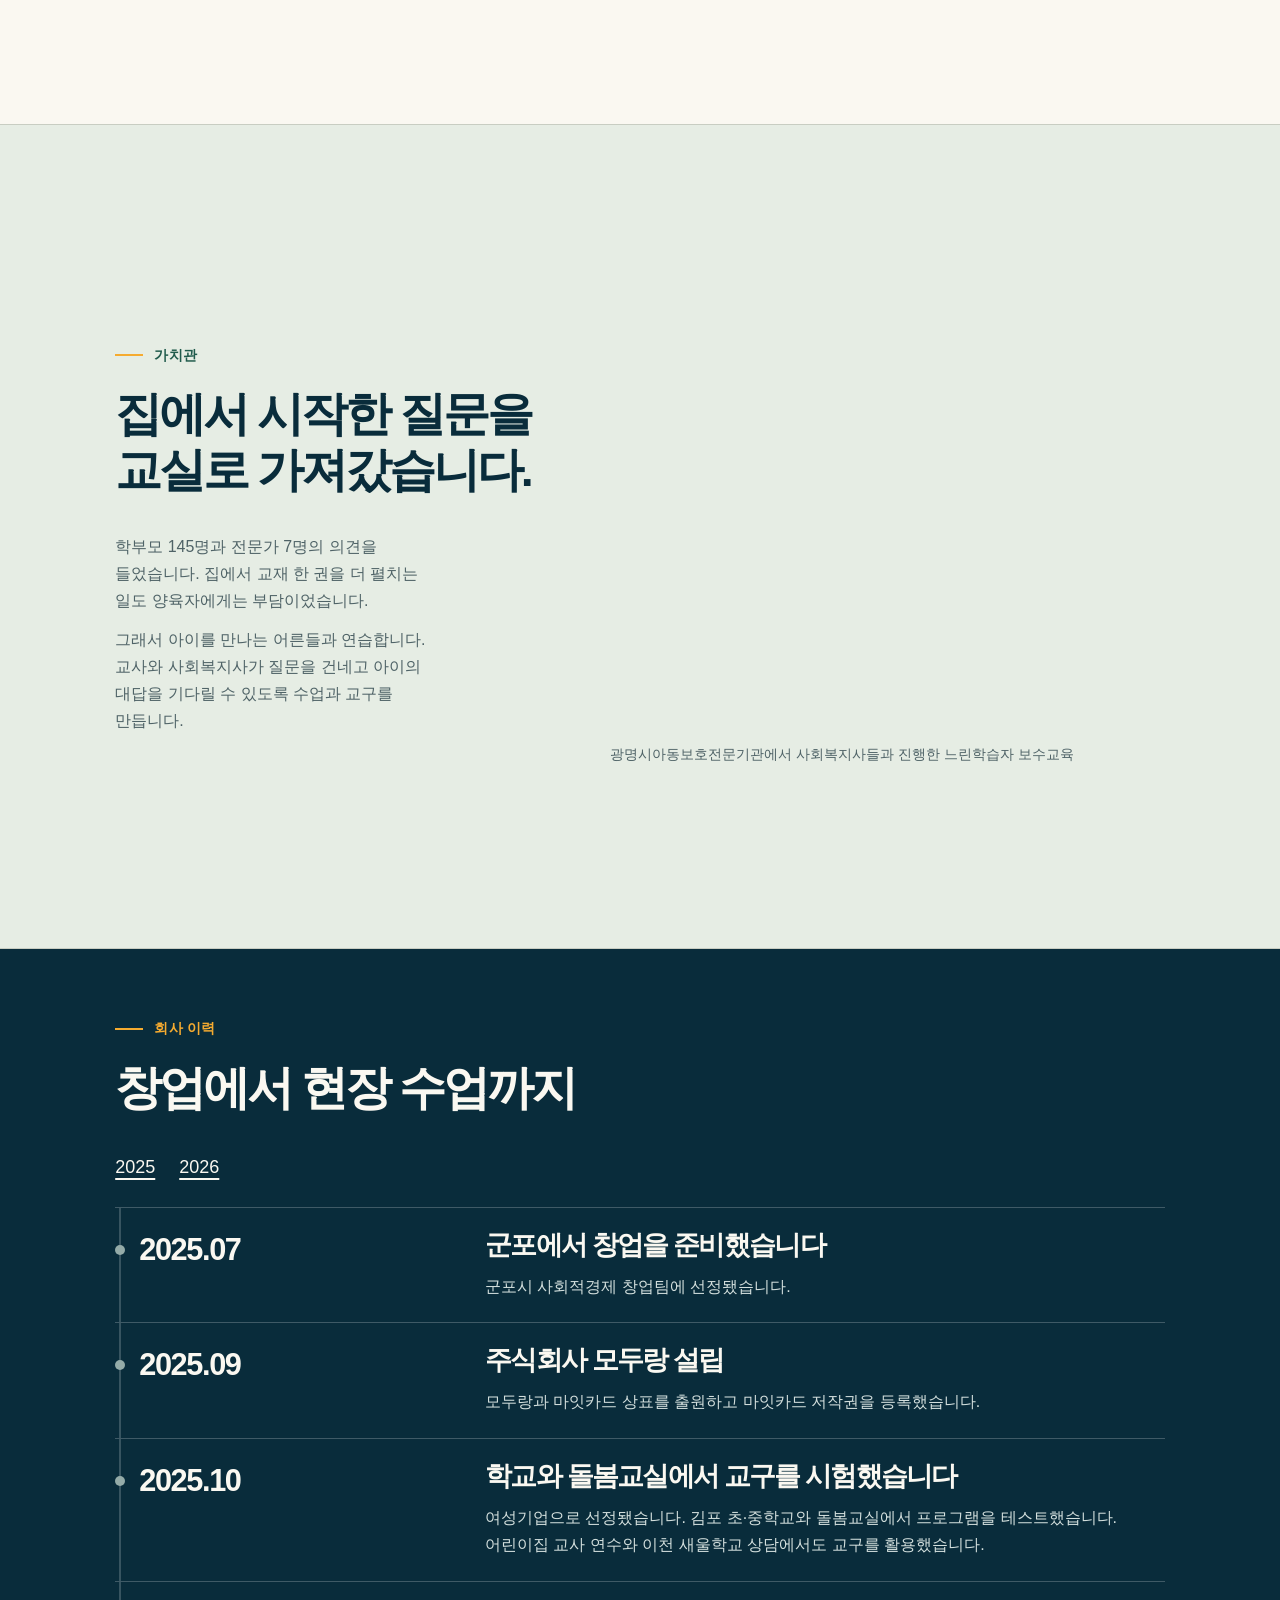
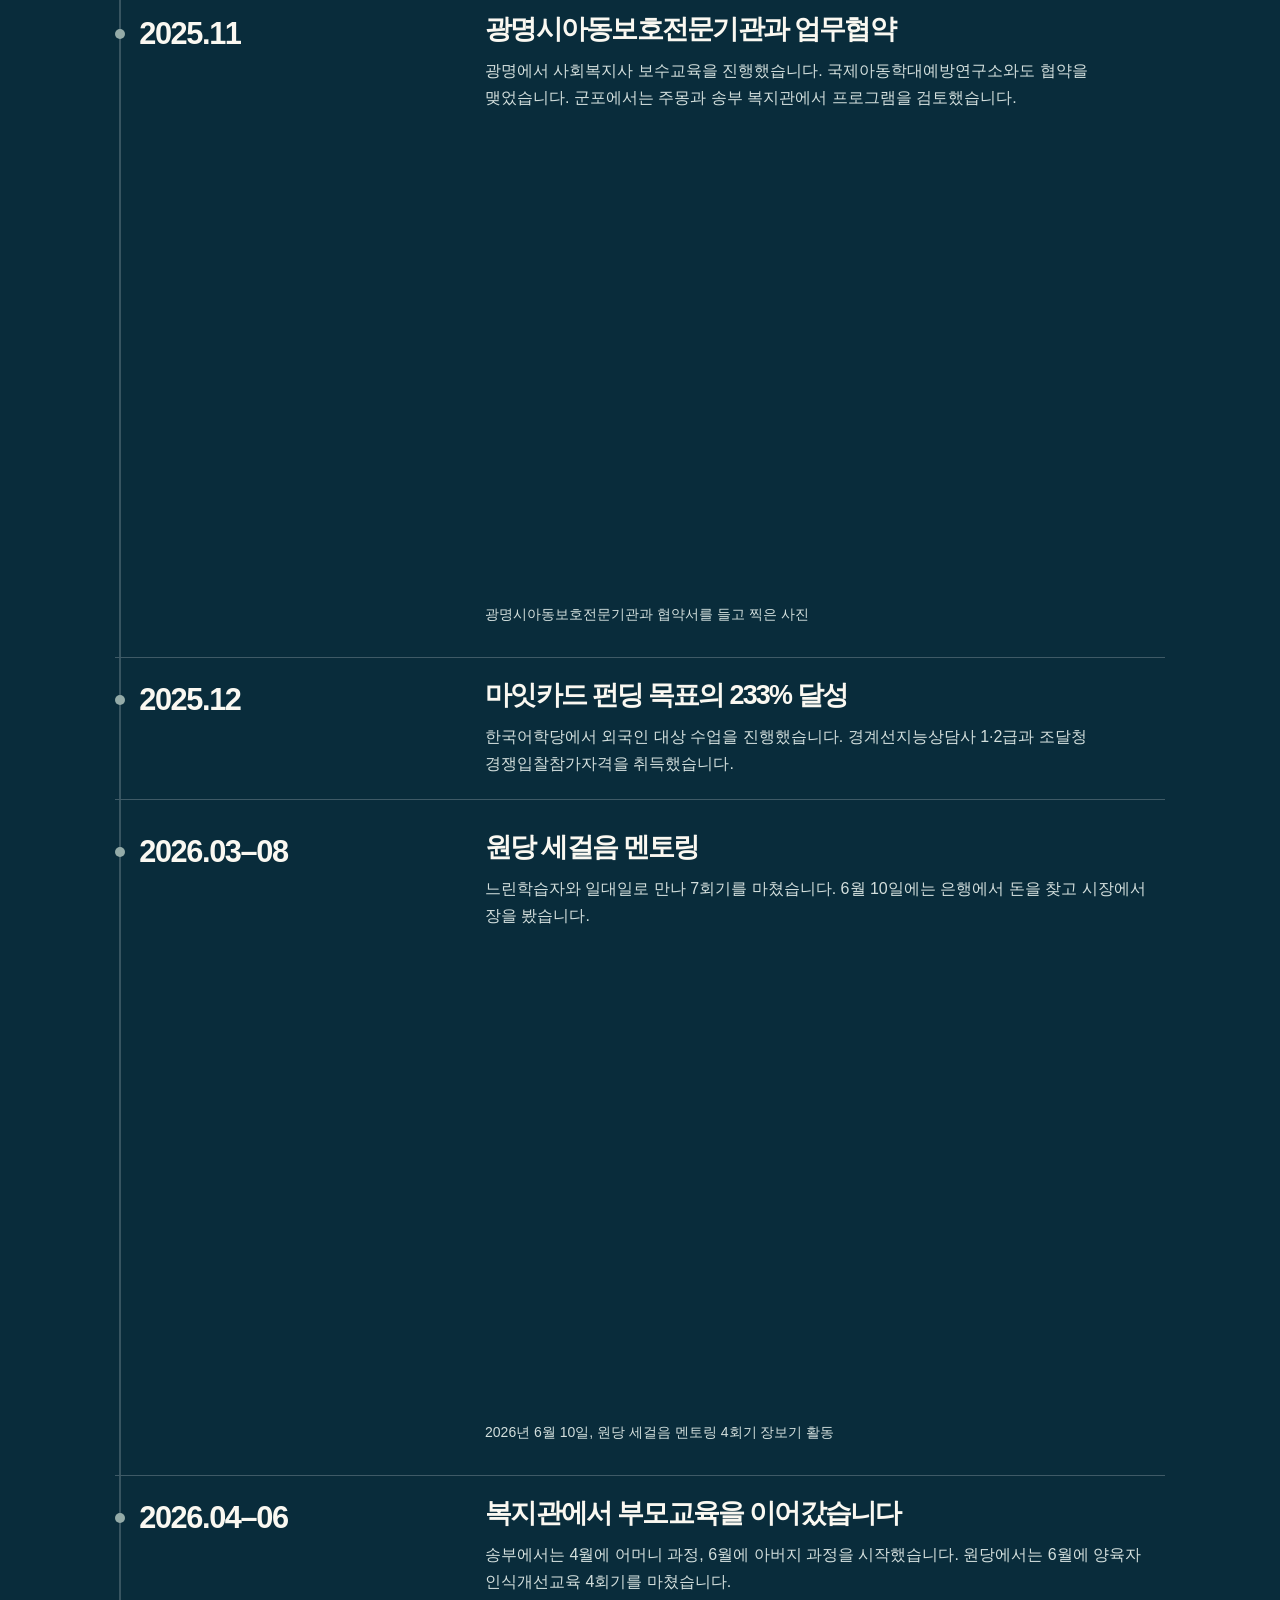
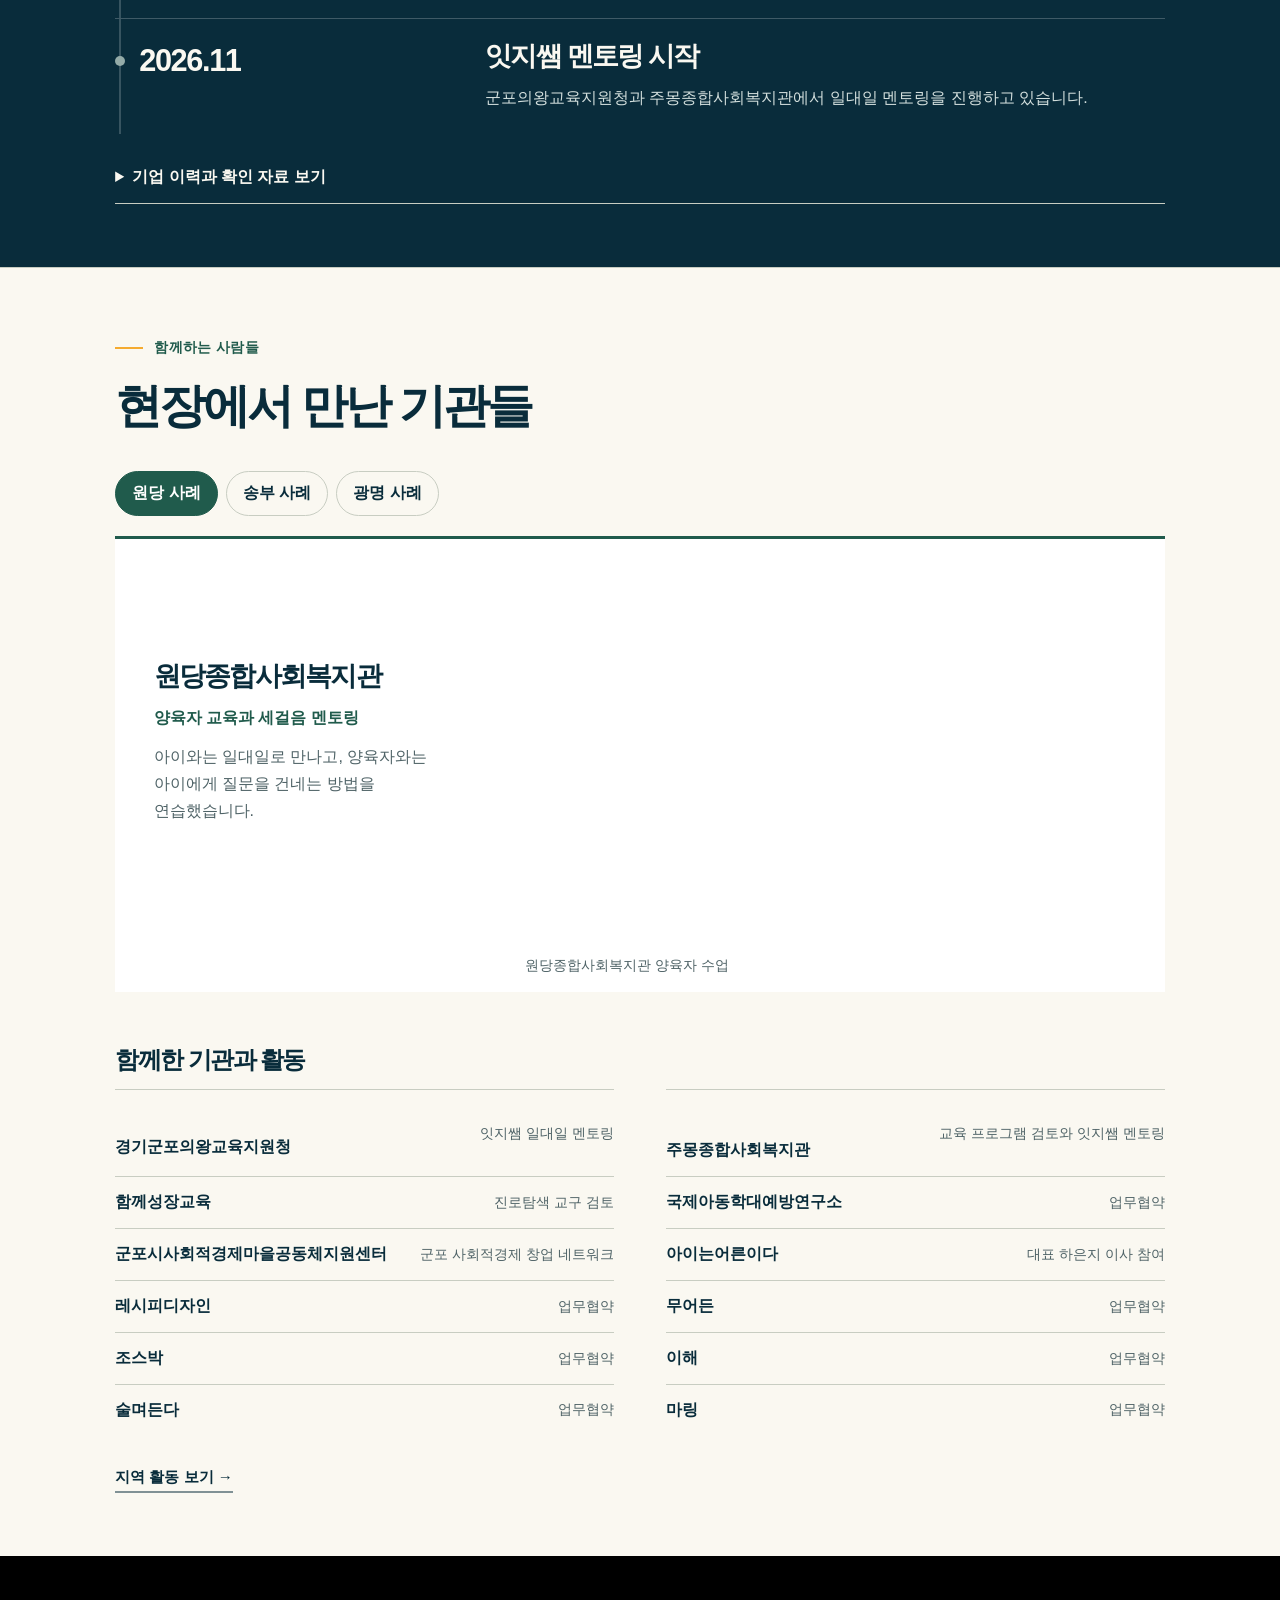
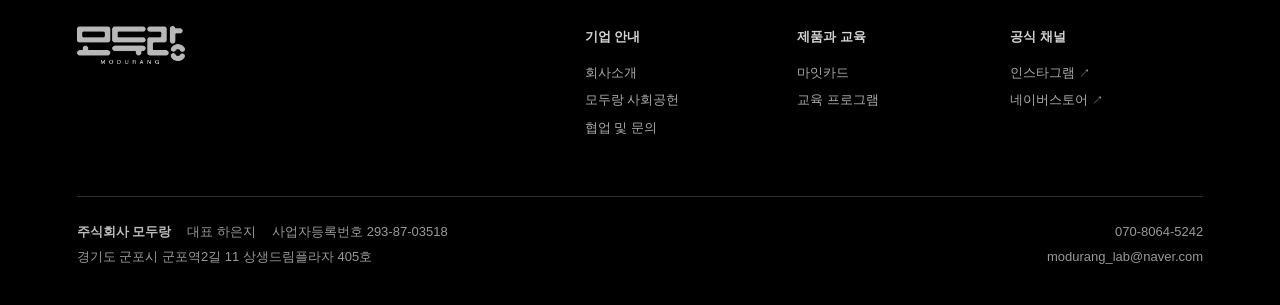
<file: demos/company.html>
<!DOCTYPE html>

<html lang="ko">
<head>
<meta charset="utf-8"/>
<meta content="width=device-width, initial-scale=1" name="viewport"/>
<meta content="모두랑은 느린학습자를 위한 대화 교구와 교육 프로그램을 만듭니다." name="description"/>
<title>회사소개 | 주식회사 모두랑</title>
<link href="style.css" rel="stylesheet"/>
<link href="scenes.css" rel="stylesheet"/>
<script defer="" src="../vendor/lenis-1.3.17.min.js"></script><script defer src="editions.js"></script><script defer="" src="site.js">
</script>
<script defer src="scenes.js"></script>
</head>
<body class="page-company">
<a class="skip" href="#main">본문으로 이동</a>
<header class="bar">
<div class="wrap">
<a class="brand" href="index.html">
<img alt="모두랑 홈" src="../images/logo.png"/>
</a>
<nav aria-label="주 메뉴" class="nav">
<a aria-current="page" class="" href="company.html"><span class="menu-label">회사소개</span></a>
<a class="" href="product.html"><span class="menu-label">제품소개</span></a>
<a class="" href="programs.html"><span class="menu-label">프로그램소개</span></a>
<a class="" href="impact.html"><span class="menu-label">모두랑 사회공헌</span></a>
<a class="contact" href="contact.html"><span class="menu-label">협업 및 문의</span></a>
</nav>
<details class="mobile">
<summary>메뉴</summary>
<nav aria-label="모바일 메뉴">
<a aria-current="page" class="" href="company.html"><span class="menu-label">회사소개</span></a>
<a class="" href="product.html"><span class="menu-label">제품소개</span></a>
<a class="" href="programs.html"><span class="menu-label">프로그램소개</span></a>
<a class="" href="impact.html"><span class="menu-label">모두랑 사회공헌</span></a>
<a class="contact" href="contact.html"><span class="menu-label">협업 및 문의</span></a>
</nav>
</details>
</div>
</header>
<main id="main">
<section class="title">
<div class="wrap">
<div>
<span class="kicker">회사소개</span>
<h1>모두랑의 시작</h1>
<p class="intro">느린학습자 자녀를 키우며 고민한 질문이 교구가 되고, 교실과 복지관에서 만나는 수업으로 이어졌습니다.</p>
</div>
<div class="feature-media"><img alt="그림을 가리키며 낱말을 익히는 모습" class="photo" fetchpriority="high" src="../images/origin.webp"/></div>
</div>
</section>
<section class="band section">
<div class="wrap">
<div class="headline">
<span class="kicker">창업 이야기</span>
<h2>“엄마, 나는 엄마가 나처럼 힘든 친구들 도와주면 좋겠어.”</h2>
<p class="briefText">큰아이가 초등학교 4학년이던 해, 가족상담에서 아이가 경계선지능이라는 사실을 알게 됐습니다. 부모는 아이와 대화하는 방법을 찾으며 시행착오를 겪었습니다. 창업을 고민하던 어느 날 아이가 건넨 이 말이 모두랑을 설립한 이유가 됐습니다.</p>
</div>
<div aria-label="창업 이야기 네 장면" class="story-notes" role="region" tabindex="0"><article><img alt="" loading="lazy" src="../images/brief/story-1.webp"/><h3>집에서 어떻게 해야 할까요?</h3><p>상담을 마치고 집에 돌아오면 아이와 어떤 이야기부터 꺼내야 할지 막막했습니다.</p></article><article><img alt="" loading="lazy" src="../images/brief/story-2.webp"/><h3>아빠의 질문에서 시작했어요</h3><p>학교와 친구 이야기를 물으면 아들은 입을 다물곤 했습니다. 아빠와 아이가 조금 더 편하게 나눌 질문을 모았습니다.</p></article><article><img alt="" loading="lazy" src="../images/brief/story-3.webp"/><h3>느린학습자를 위한 교구</h3><p>군포시 사회적경제 창업팀에 선정된 뒤 가정과 기관에서 쓰는 교구로 다듬었습니다.</p></article><article><img alt="" loading="lazy" src="../images/brief/story-4.webp"/><h3>다른 가정에서도 써 봤어요</h3><p>느린학습자와 사춘기 자녀가 있는 가정에 카드를 건넸습니다. 질문을 계기로 대화를 시작했다는 이야기가 돌아왔습니다.</p></article></div><div class="story-controls" hidden=""><button aria-label="이전 창업 이야기" data-story="-1" type="button">←</button><span aria-live="polite"></span><button aria-label="다음 창업 이야기" data-story="1" type="button">→</button></div>
</div>
</section>
<section class="band section values" id="values">
<div class="wrap pair">
<div>
<header class="headline"><span class="kicker">가치관</span>
<h2>집에서 시작한 질문을<br>교실로 가져갔습니다.</h2>
</header>
<p>학부모 145명과 전문가 7명의 의견을 들었습니다. 집에서 교재 한 권을 더 펼치는 일도 양육자에게는 부담이었습니다.</p>
<p>그래서 아이를 만나는 어른들과 연습합니다. 교사와 사회복지사가 질문을 건네고 아이의 대답을 기다릴 수 있도록 수업과 교구를 만듭니다.</p>
</div>
<figure class="document-photo">
<div><img src="../images/field/gm-class.webp" alt="광명시아동보호전문기관에서 사회복지사들과 진행한 느린학습자 보수교육" loading="lazy">
</div>
<figcaption>광명시아동보호전문기관에서 사회복지사들과 진행한 느린학습자 보수교육</figcaption>
</figure>
</div>
</section>
<section class="band section history" id="history">
<div class="wrap">
<header class="headline"><span class="kicker">회사 이력</span>
<h2>창업에서 현장 수업까지</h2>
</header>
<nav class="year-nav" aria-label="회사 이력 연도"><a href="#year25">2025</a><a href="#year26">2026</a>
</nav>
<article class="record" id="year25">
<div class="record-date">2025.07</div>
<div class="record-body">
<h3>군포에서 창업을 준비했습니다</h3>
<p>군포시 사회적경제 창업팀에 선정됐습니다.</p>
</div>
</article>
<article class="record" id="foundation">
<div class="record-date">2025.09</div>
<div class="record-body">
<h3>주식회사 모두랑 설립</h3>
<p>모두랑과 마잇카드 상표를 출원하고 마잇카드 저작권을 등록했습니다.</p>
</div>
</article>
<article class="record" id="school">
<div class="record-date">2025.10</div>
<div class="record-body">
<h3>학교와 돌봄교실에서 교구를 시험했습니다</h3>
<p>여성기업으로 선정됐습니다. 김포 초·중학교와 돌봄교실에서 프로그램을 테스트했습니다. 어린이집 교사 연수와 이천 새울학교 상담에서도 교구를 활용했습니다.</p>
</div>
</article>
<article class="record" id="agreement">
<div class="record-date">2025.11</div>
<div class="record-body">
<h3>광명시아동보호전문기관과 업무협약</h3>
<p>광명에서 사회복지사 보수교육을 진행했습니다. 국제아동학대예방연구소와도 협약을 맺었습니다. 군포에서는 주몽과 송부 복지관에서 프로그램을 검토했습니다.</p>
<figure class="document-photo">
<div><img width="1300" height="975" src="../images/field/gm-agreement.webp" alt="광명시아동보호전문기관과 협약서를 들고 찍은 사진" loading="lazy">
</div>
<figcaption>광명시아동보호전문기관과 협약서를 들고 찍은 사진</figcaption>
</figure>
</div>
</article>
<article class="record" id="funding">
<div class="record-date">2025.12</div>
<div class="record-body">
<h3>마잇카드 펀딩 목표의 233% 달성</h3>
<p>한국어학당에서 외국인 대상 수업을 진행했습니다. 경계선지능상담사 1·2급과 조달청 경쟁입찰참가자격을 취득했습니다.</p>
</div>
</article>
<article class="record" id="year26">
<div class="record-date">2026.03–08</div>
<div class="record-body">
<h3>원당 세걸음 멘토링</h3>
<p>느린학습자와 일대일로 만나 7회기를 마쳤습니다. 6월 10일에는 은행에서 돈을 찾고 시장에서 장을 봤습니다.</p>
<figure class="document-photo">
<div><img width="1300" height="975" src="../images/field/market.webp" alt="2026년 6월 10일, 원당 세걸음 멘토링 4회기 장보기 활동" loading="lazy">
</div>
<figcaption>2026년 6월 10일, 원당 세걸음 멘토링 4회기 장보기 활동</figcaption>
</figure>
</div>
</article>
<article class="record" id="parents-course">
<div class="record-date">2026.04–06</div>
<div class="record-body">
<h3>복지관에서 부모교육을 이어갔습니다</h3>
<p>송부에서는 4월에 어머니 과정, 6월에 아버지 과정을 시작했습니다. 원당에서는 6월에 양육자 인식개선교육 4회기를 마쳤습니다.</p>
</div>

</article>
<article class="record" id="mentoring">
<div class="record-date">2026.11</div>
<div class="record-body">
<h3>잇지쌤 멘토링 시작</h3>
<p>군포의왕교육지원청과 주몽종합사회복지관에서 일대일 멘토링을 진행하고 있습니다.</p>
</div>
</article>
<details class="folio"><summary>기업 이력과 확인 자료 보기</summary>
<div class="gallery">
<figure><a href="../images/brief/image1.jpeg" aria-label="군포시 사회적경제 창업팀 선정 크게 보기"><img src="../images/brief/image1.jpeg" loading="lazy" alt="군포시 사회적경제 창업팀 선정"></a><figcaption>군포시 사회적경제 창업팀 선정</figcaption></figure>
<figure><a href="../images/brief/image2.png" aria-label="여성기업 확인서 크게 보기"><img src="../images/brief/image2.png" loading="lazy" alt="여성기업 확인서"></a><figcaption>여성기업 확인서</figcaption></figure>
<figure><a href="../images/brief/image3.png" aria-label="경쟁입찰참가자격등록증 크게 보기"><img src="../images/brief/image3.png" loading="lazy" alt="경쟁입찰참가자격등록증"></a><figcaption>경쟁입찰참가자격등록증</figcaption></figure>
</div></details>
</div>
</section>
<section class="band section partners" id="partners">
<div class="wrap">
<header class="headline"><span class="kicker">함께하는 사람들</span>
<h2>현장에서 만난 기관들</h2>
</header>
<div class="case-selector" aria-label="협력 사례 선택" hidden>
<button type="button" data-case="wondang" aria-controls="case-wondang">원당 사례</button>
<button type="button" data-case="songbu" aria-controls="case-songbu">송부 사례</button>
<button type="button" data-case="gm" aria-controls="case-gm">광명 사례</button>
</div>
<article class="case-panel" id="case-wondang">
<div class="case-info">
<div class="case-logo"><img src="../images/field/logo-wondang.webp" alt="원당종합사회복지관 로고">
</div>
<h3>원당종합사회복지관</h3><strong>양육자 교육과 세걸음 멘토링</strong>
<p>아이와는 일대일로 만나고, 양육자와는 아이에게 질문을 건네는 방법을 연습했습니다.</p>
</div>
<figure class="document-photo">
<div><img src="../images/field/parents-class.webp" alt="원당종합사회복지관 양육자 수업" loading="lazy">
</div>
<figcaption>원당종합사회복지관 양육자 수업</figcaption>
</figure>
</article>
<article class="case-panel" id="case-songbu">
<div class="case-info">
<div class="case-logo"><img src="../images/field/logo-songbu.webp" alt="송부종합사회복지관 로고">
</div>
<h3>송부종합사회복지관</h3><strong>업무협약과 부모교육</strong>
<p>어머니 과정과 아버지 과정을 열었습니다. 느린학습자 인식개선 부스에는 교구를 후원했습니다.</p>
</div>
<figure class="document-photo">
<div><img src="../images/field/songbu-class.webp" alt="송부종합사회복지관 학부모 수업" loading="lazy">
</div>
<figcaption>송부종합사회복지관 학부모 수업</figcaption>
</figure>
</article>
<article class="case-panel" id="case-gm">
<div class="case-info">
<div class="case-logo"><img src="../images/field/logo-gm.webp" alt="광명시아동보호전문기관 로고">
</div>
<h3>광명시아동보호전문기관</h3><strong>업무협약과 실무자 교육</strong>
<p>아동을 만나는 사회복지사를 대상으로 느린학습자 보수교육을 진행했습니다.</p>
</div>
<figure class="document-photo">
<div><img src="../images/field/gm-class.webp" alt="광명시아동보호전문기관 사회복지사 보수교육" loading="lazy">
</div>
<figcaption>광명시아동보호전문기관 사회복지사 보수교육</figcaption>
</figure>
</article>
<h3 class="directory-title">함께한 기관과 활동</h3>
<dl class="directory">
<div><dt><span><img src="../images/field/logo-office.webp" alt=""></span>경기군포의왕교육지원청</dt><dd>잇지쌤 일대일 멘토링</dd></div>
<div><dt><span><img src="../images/field/logo-jumong.webp" alt=""></span>주몽종합사회복지관</dt><dd>교육 프로그램 검토와 잇지쌤 멘토링</dd></div>
<div><dt>함께성장교육</dt><dd>진로탐색 교구 검토</dd></div>
<div><dt>국제아동학대예방연구소</dt><dd>업무협약</dd></div>
<div><dt>군포시사회적경제마을공동체지원센터</dt><dd>군포 사회적경제 창업 네트워크</dd></div>
<div><dt>아이는어른이다</dt><dd>대표 하은지 이사 참여</dd></div>
<div><dt>레시피디자인</dt><dd>업무협약</dd></div>
<div><dt>무어든</dt><dd>업무협약</dd></div>
<div><dt>조스박</dt><dd>업무협약</dd></div>
<div><dt>이해</dt><dd>업무협약</dd></div>
<div><dt>술며든다</dt><dd>업무협약</dd></div>
<div><dt>마링</dt><dd>업무협약</dd></div>
</dl><a class="more" href="impact.html">지역 활동 보기 →</a>
</div>
</section>
</main>
<footer class="foot" id="footer">
  <div class="wrap">
    <div class="foot-directory">
      <a class="foot-brand" href="index.html"><img src="../images/logo.png" alt="모두랑 홈"></a>
      <nav aria-label="하단 메뉴">
        <div><p>기업 안내</p><a href="company.html">회사소개</a><a href="impact.html">모두랑 사회공헌</a><a href="contact.html">협업 및 문의</a></div>
        <div><p>제품과 교육</p><a href="product.html">마잇카드</a><a href="programs.html">교육 프로그램</a></div>
        <div><p>공식 채널</p><a href="https://www.instagram.com/modurang.lab/">인스타그램 <span aria-hidden="true">↗</span></a><a href="https://smartstore.naver.com/modurang_lab">네이버스토어 <span aria-hidden="true">↗</span></a></div>
      </nav>
    </div>
    <div class="foot-details">
      <div><p><strong>주식회사 모두랑</strong><span>대표 하은지</span><span>사업자등록번호 293-87-03518</span></p>
      <address>경기도 군포시 군포역2길 11 상생드림플라자 405호</address></div>
      <address class="foot-contact"><a href="tel:07080645242">070-8064-5242</a><a href="mailto:modurang_lab@naver.com">modurang_lab@naver.com</a></address>
    </div>
  </div>
</footer>
</body>
</html>
</file>
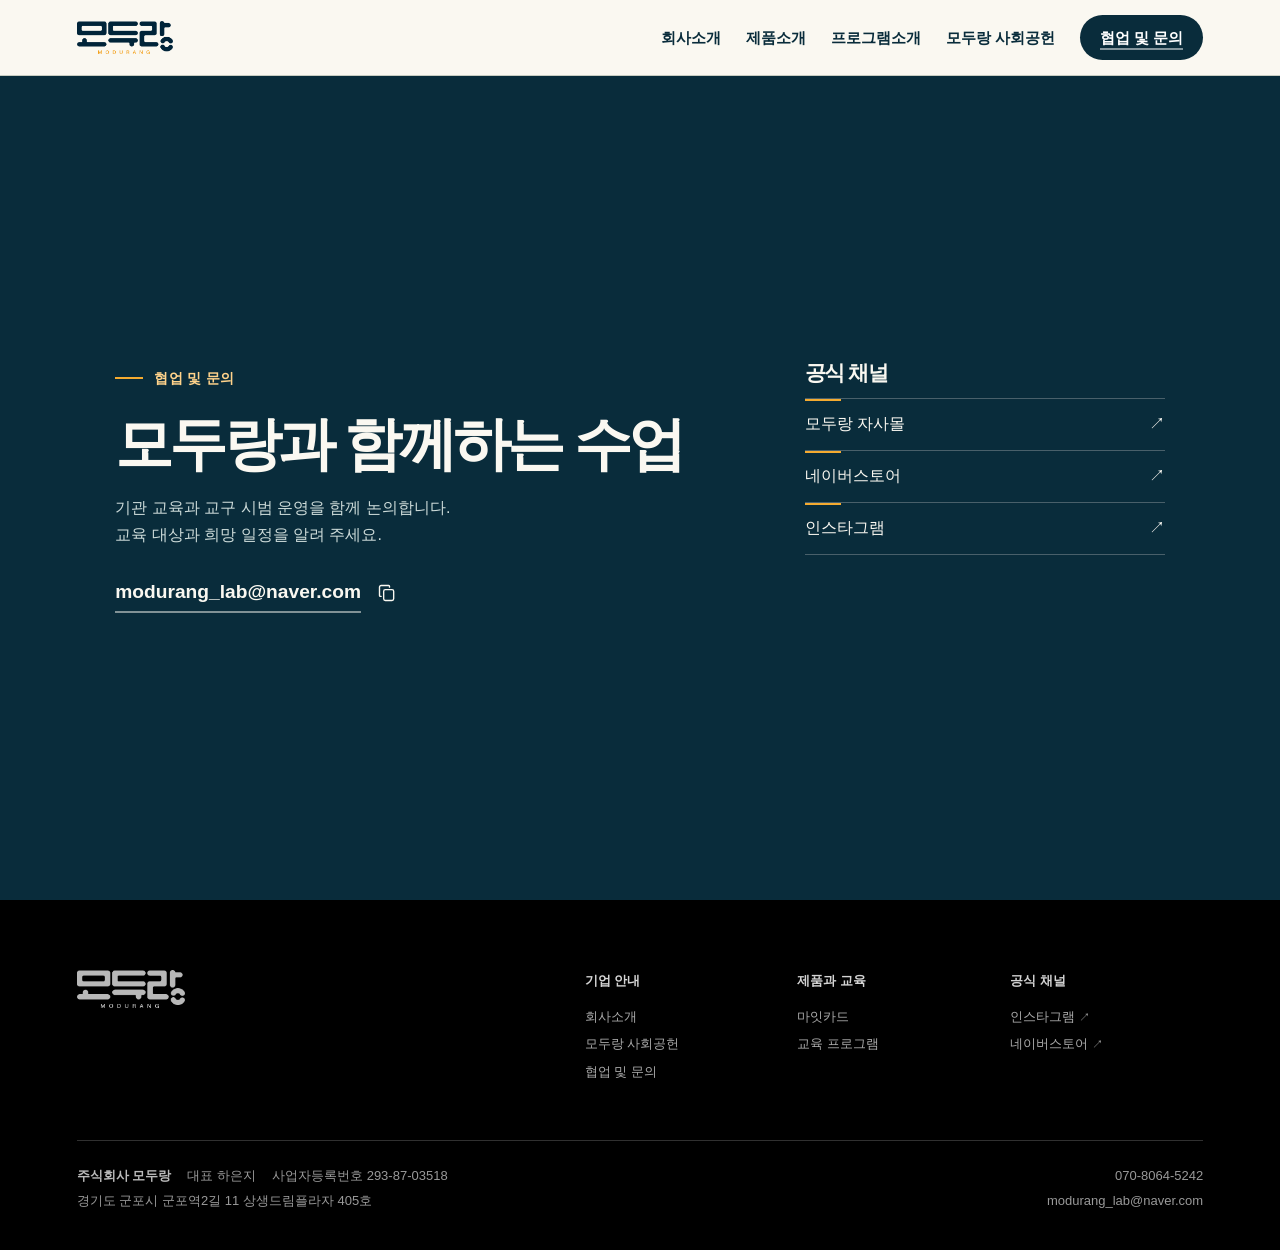
<file: demos/contact.html>
<!DOCTYPE html>

<html lang="ko">
<head>
<meta charset="utf-8"/>
<meta content="width=device-width, initial-scale=1" name="viewport"/>
<meta content="모두랑은 느린학습자를 위한 대화 교구와 교육 프로그램을 만듭니다." name="description"/>
<title>협업 및 문의 | 주식회사 모두랑</title>
<link href="style.css" rel="stylesheet"/>
<link href="scenes.css" rel="stylesheet"/>
<script defer="" src="../vendor/lenis-1.3.17.min.js"></script><script defer src="editions.js"></script><script defer="" src="site.js">
</script>
<script defer src="scenes.js"></script>
</head>
<body class="page-contact">
<a class="skip" href="#main">본문으로 이동</a>
<header class="bar">
<div class="wrap">
<a class="brand" href="index.html">
<img alt="모두랑 홈" src="../images/logo.png"/>
</a>
<nav aria-label="주 메뉴" class="nav">
<a class="" href="company.html"><span class="menu-label">회사소개</span></a>
<a class="" href="product.html"><span class="menu-label">제품소개</span></a>
<a class="" href="programs.html"><span class="menu-label">프로그램소개</span></a>
<a class="" href="impact.html"><span class="menu-label">모두랑 사회공헌</span></a>
<a aria-current="page" class="contact" href="contact.html"><span class="menu-label">협업 및 문의</span></a>
</nav>
<details class="mobile">
<summary>메뉴</summary>
<nav aria-label="모바일 메뉴">
<a class="" href="company.html"><span class="menu-label">회사소개</span></a>
<a class="" href="product.html"><span class="menu-label">제품소개</span></a>
<a class="" href="programs.html"><span class="menu-label">프로그램소개</span></a>
<a class="" href="impact.html"><span class="menu-label">모두랑 사회공헌</span></a>
<a aria-current="page" class="contact" href="contact.html"><span class="menu-label">협업 및 문의</span></a>
</nav>
</details>
</div>
</header>
<main id="main">
<section class="contactHero">
<div class="wrap contact-layout">
<div>
<span class="kicker">협업 및 문의</span>
<h1>모두랑과 함께하는 수업</h1>
<p>기관 교육과 교구 시범 운영을 함께 논의합니다.<br/>교육 대상과 희망 일정을 알려 주세요.</p>
<div class="contact-email">
<a class="more" href="mailto:modurang_lab@naver.com">modurang_lab@naver.com</a>
<button class="copy" data-copy="modurang_lab@naver.com" hidden type="button" aria-label="이메일 주소 복사" title="이메일 주소 복사">
  <svg width="20" height="20" viewBox="0 0 24 24" fill="none" stroke="currentColor" stroke-width="1.65" aria-hidden="true">
    <rect x="8" y="8" width="12" height="13" rx="2"/>
    <path d="M15 5V4a1 1 0 0 0-1-1H5a2 2 0 0 0-2 2v10a1 1 0 0 0 1 1h1" stroke-linecap="round"/>
  </svg>
</button>
</div>
<span class="copy-status" data-status role="status"></span>
</div>
<nav class="contact-channels" aria-labelledby="channels-title">
  <h2 id="channels-title">공식 채널</h2>
  <ul>
    <li><a href="https://modurang.kr/">모두랑 자사몰 <span aria-hidden="true">↗</span></a></li>
    <li><a href="https://smartstore.naver.com/modurang_lab">네이버스토어 <span aria-hidden="true">↗</span></a></li>
    <li><a href="https://www.instagram.com/modurang.lab/">인스타그램 <span aria-hidden="true">↗</span></a></li>
  </ul>
</nav>
</div>
</section>
</main>
<footer class="foot" id="footer">
  <div class="wrap">
    <div class="foot-directory">
      <a class="foot-brand" href="index.html"><img src="../images/logo.png" alt="모두랑 홈"></a>
      <nav aria-label="하단 메뉴">
        <div><p>기업 안내</p><a href="company.html">회사소개</a><a href="impact.html">모두랑 사회공헌</a><a href="contact.html">협업 및 문의</a></div>
        <div><p>제품과 교육</p><a href="product.html">마잇카드</a><a href="programs.html">교육 프로그램</a></div>
        <div><p>공식 채널</p><a href="https://www.instagram.com/modurang.lab/">인스타그램 <span aria-hidden="true">↗</span></a><a href="https://smartstore.naver.com/modurang_lab">네이버스토어 <span aria-hidden="true">↗</span></a></div>
      </nav>
    </div>
    <div class="foot-details">
      <div><p><strong>주식회사 모두랑</strong><span>대표 하은지</span><span>사업자등록번호 293-87-03518</span></p>
      <address>경기도 군포시 군포역2길 11 상생드림플라자 405호</address></div>
      <address class="foot-contact"><a href="tel:07080645242">070-8064-5242</a><a href="mailto:modurang_lab@naver.com">modurang_lab@naver.com</a></address>
    </div>
  </div>
</footer>
</body>
</html>
</file>
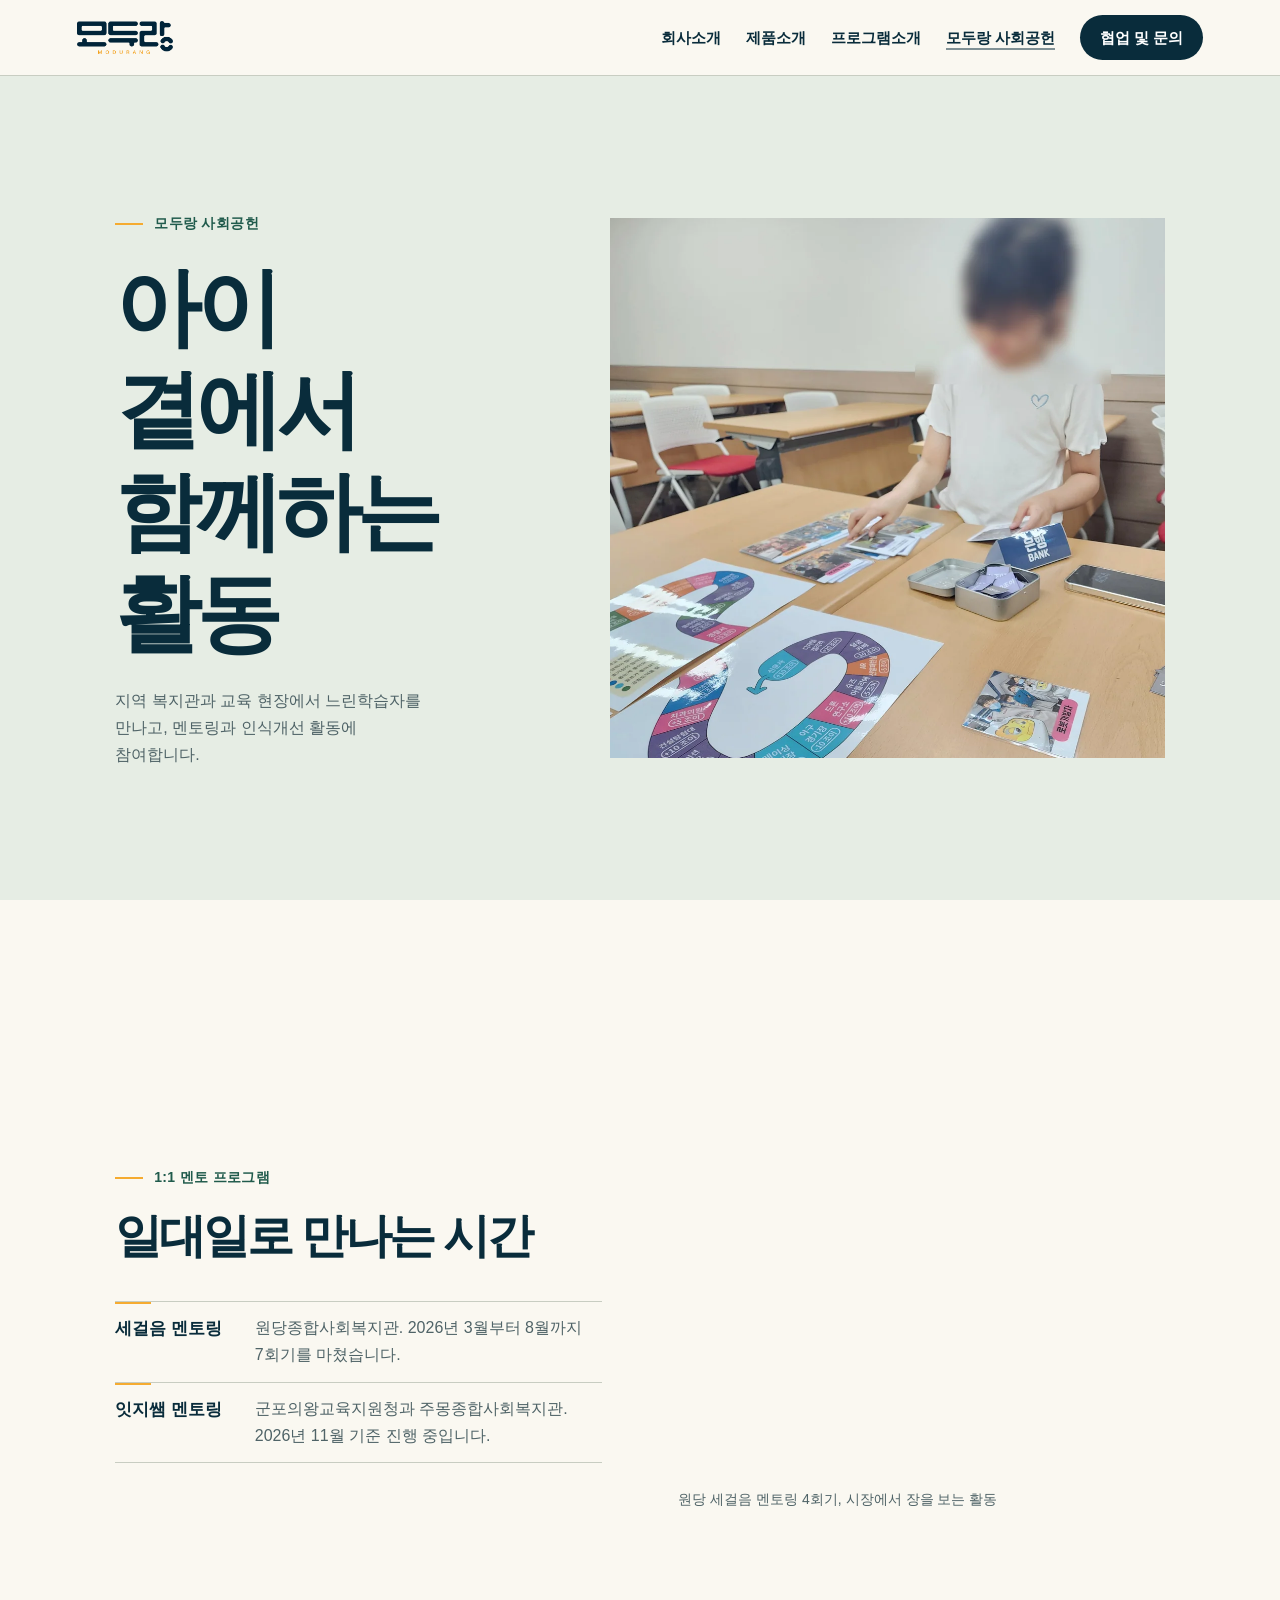
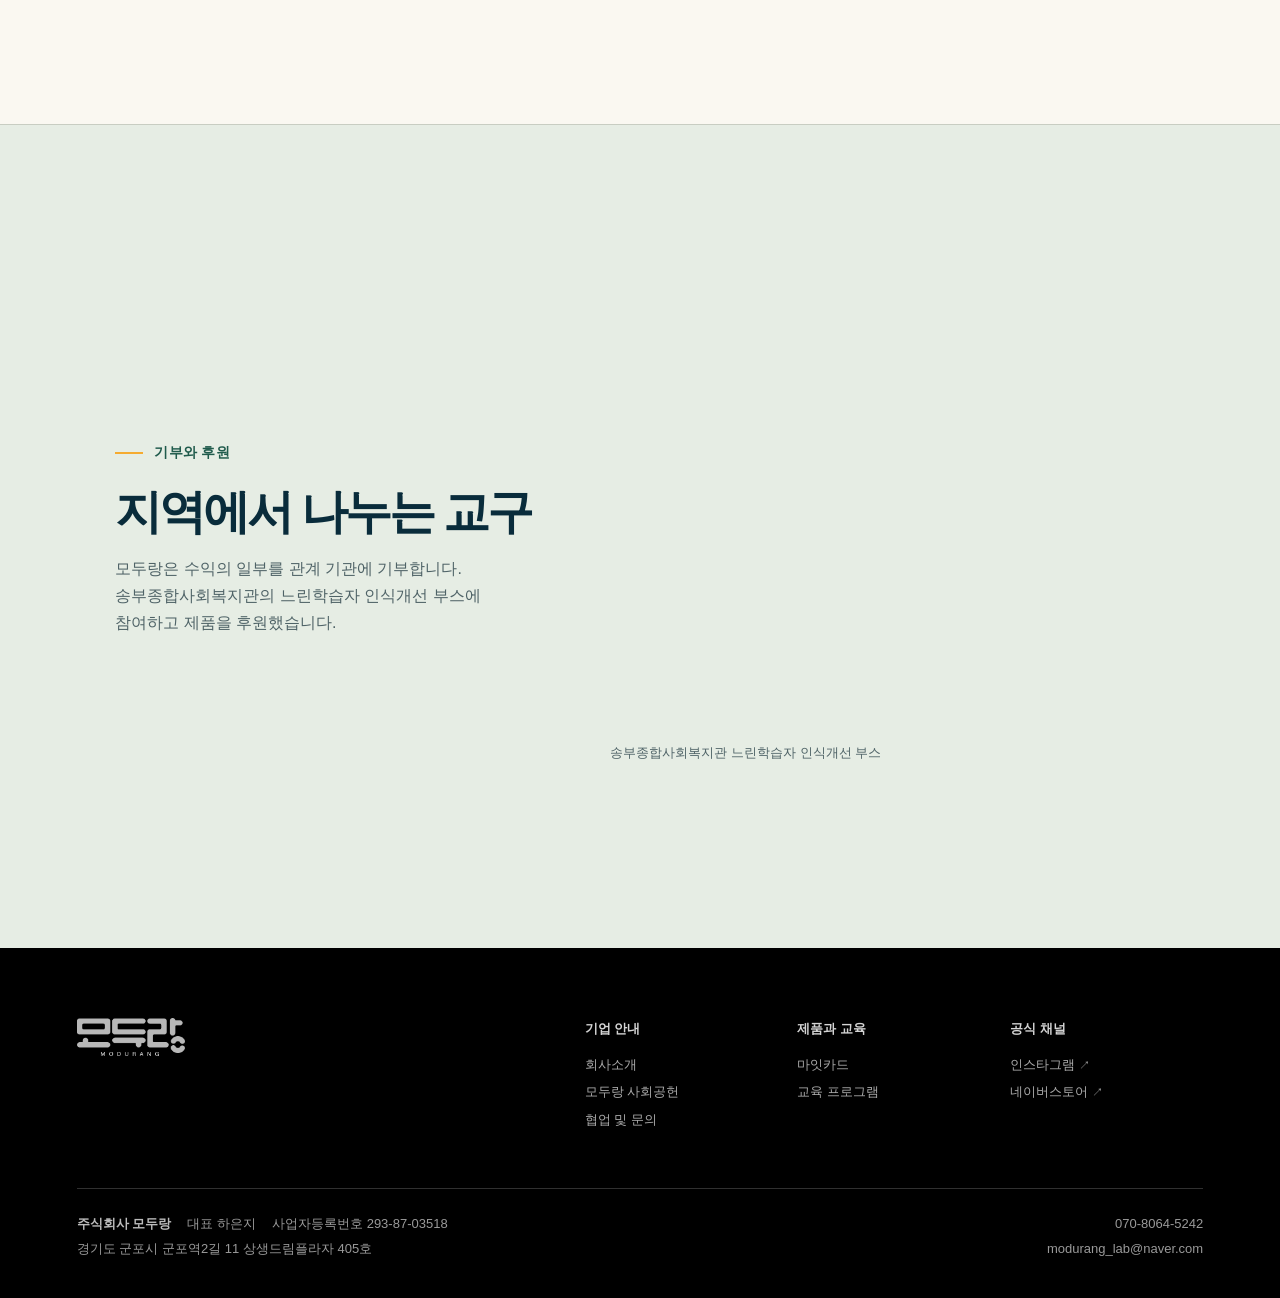
<file: demos/impact.html>
<!DOCTYPE html>

<html lang="ko">
<head>
<meta charset="utf-8"/>
<meta content="width=device-width, initial-scale=1" name="viewport"/>
<meta content="모두랑은 느린학습자를 위한 대화 교구와 교육 프로그램을 만듭니다." name="description"/>
<title>모두랑 사회공헌 | 주식회사 모두랑</title>
<link href="style.css" rel="stylesheet"/>
<link href="scenes.css" rel="stylesheet"/>
<script defer="" src="../vendor/lenis-1.3.17.min.js"></script><script defer src="editions.js"></script><script defer="" src="site.js">
</script>
<script defer src="scenes.js"></script>
</head>
<body class="page-impact">
<a class="skip" href="#main">본문으로 이동</a>
<header class="bar">
<div class="wrap">
<a class="brand" href="index.html">
<img alt="모두랑 홈" src="../images/logo.png"/>
</a>
<nav aria-label="주 메뉴" class="nav">
<a class="" href="company.html"><span class="menu-label">회사소개</span></a>
<a class="" href="product.html"><span class="menu-label">제품소개</span></a>
<a class="" href="programs.html"><span class="menu-label">프로그램소개</span></a>
<a aria-current="page" class="" href="impact.html"><span class="menu-label">모두랑 사회공헌</span></a>
<a class="contact" href="contact.html"><span class="menu-label">협업 및 문의</span></a>
</nav>
<details class="mobile">
<summary>메뉴</summary>
<nav aria-label="모바일 메뉴">
<a class="" href="company.html"><span class="menu-label">회사소개</span></a>
<a class="" href="product.html"><span class="menu-label">제품소개</span></a>
<a class="" href="programs.html"><span class="menu-label">프로그램소개</span></a>
<a aria-current="page" class="" href="impact.html"><span class="menu-label">모두랑 사회공헌</span></a>
<a class="contact" href="contact.html"><span class="menu-label">협업 및 문의</span></a>
</nav>
</details>
</div>
</header>
<main id="main">
<section class="title">
<div class="wrap">
<div>
<span class="kicker">모두랑 사회공헌</span>
<h1>아이 곁에서 함께하는 활동</h1>
<p class="intro">지역 복지관과 교육 현장에서 느린학습자를 만나고, 멘토링과 인식개선 활동에 참여합니다.</p>
</div>
<div class="feature-media"><img alt="원당 멘토링에서 활동 도구를 사용하는 모습" class="photo" fetchpriority="high" src="../images/mentor.webp"/></div>
</div>
</section>
<section class="band section">
<div class="wrap report-pair"><div>
<div class="headline">
<span class="kicker">1:1 멘토 프로그램</span>
<h2>일대일로 만나는 시간</h2>
</div>
<div class="rows">
<div class="row">
<strong>세걸음 멘토링</strong>
<p>원당종합사회복지관. 2026년 3월부터 8월까지 7회기를 마쳤습니다.</p>
</div>
<div class="row">
<strong>잇지쌤 멘토링</strong>
<p>군포의왕교육지원청과 주몽종합사회복지관. 2026년 11월 기준 진행 중입니다.</p>
</div>
</div>
</div><figure class="document-photo"><div><img loading="lazy" src="../images/field/market.webp" alt="원당 세걸음 멘토링 4회기, 시장에서 장을 보는 활동"></div><figcaption>원당 세걸음 멘토링 4회기, 시장에서 장을 보는 활동</figcaption></figure></div></section>
<section class="band section panel">
<div class="wrap">
<div class="pair">
<div>
<span class="kicker">기부와 후원</span>
<h2>지역에서 나누는 교구</h2>
<p class="briefText">모두랑은 수익의 일부를 관계 기관에 기부합니다. 송부종합사회복지관의 느린학습자 인식개선 부스에 참여하고 제품을 후원했습니다.</p>
</div>
<figure>
<div class="feature-media"><img alt="송부종합사회복지관 인식개선 부스" class="photo" loading="lazy" src="../images/booth.webp"/></div>
<figcaption>송부종합사회복지관 느린학습자 인식개선 부스</figcaption>
</figure>
</div>
</div>
</section>
</main>
<footer class="foot" id="footer">
  <div class="wrap">
    <div class="foot-directory">
      <a class="foot-brand" href="index.html"><img src="../images/logo.png" alt="모두랑 홈"></a>
      <nav aria-label="하단 메뉴">
        <div><p>기업 안내</p><a href="company.html">회사소개</a><a href="impact.html">모두랑 사회공헌</a><a href="contact.html">협업 및 문의</a></div>
        <div><p>제품과 교육</p><a href="product.html">마잇카드</a><a href="programs.html">교육 프로그램</a></div>
        <div><p>공식 채널</p><a href="https://www.instagram.com/modurang.lab/">인스타그램 <span aria-hidden="true">↗</span></a><a href="https://smartstore.naver.com/modurang_lab">네이버스토어 <span aria-hidden="true">↗</span></a></div>
      </nav>
    </div>
    <div class="foot-details">
      <div><p><strong>주식회사 모두랑</strong><span>대표 하은지</span><span>사업자등록번호 293-87-03518</span></p>
      <address>경기도 군포시 군포역2길 11 상생드림플라자 405호</address></div>
      <address class="foot-contact"><a href="tel:07080645242">070-8064-5242</a><a href="mailto:modurang_lab@naver.com">modurang_lab@naver.com</a></address>
    </div>
  </div>
</footer>
</body>
</html>
</file>
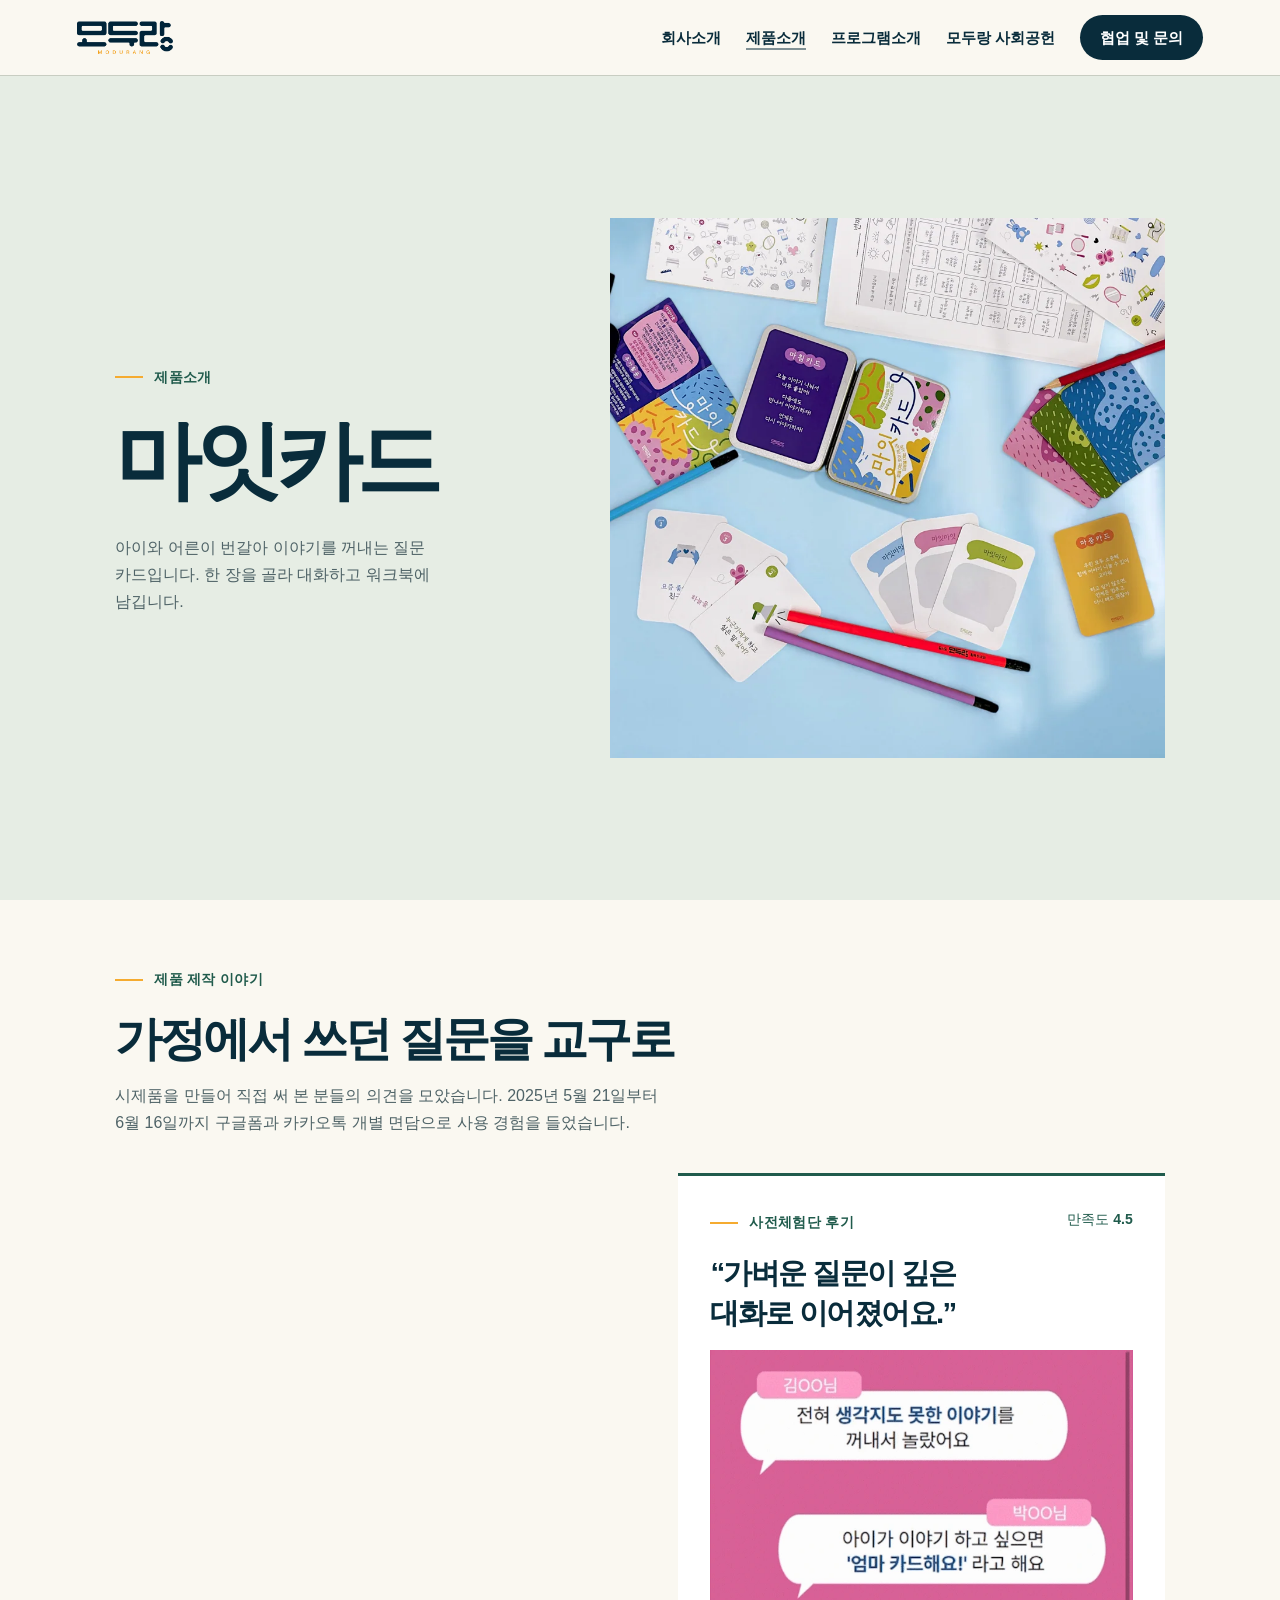
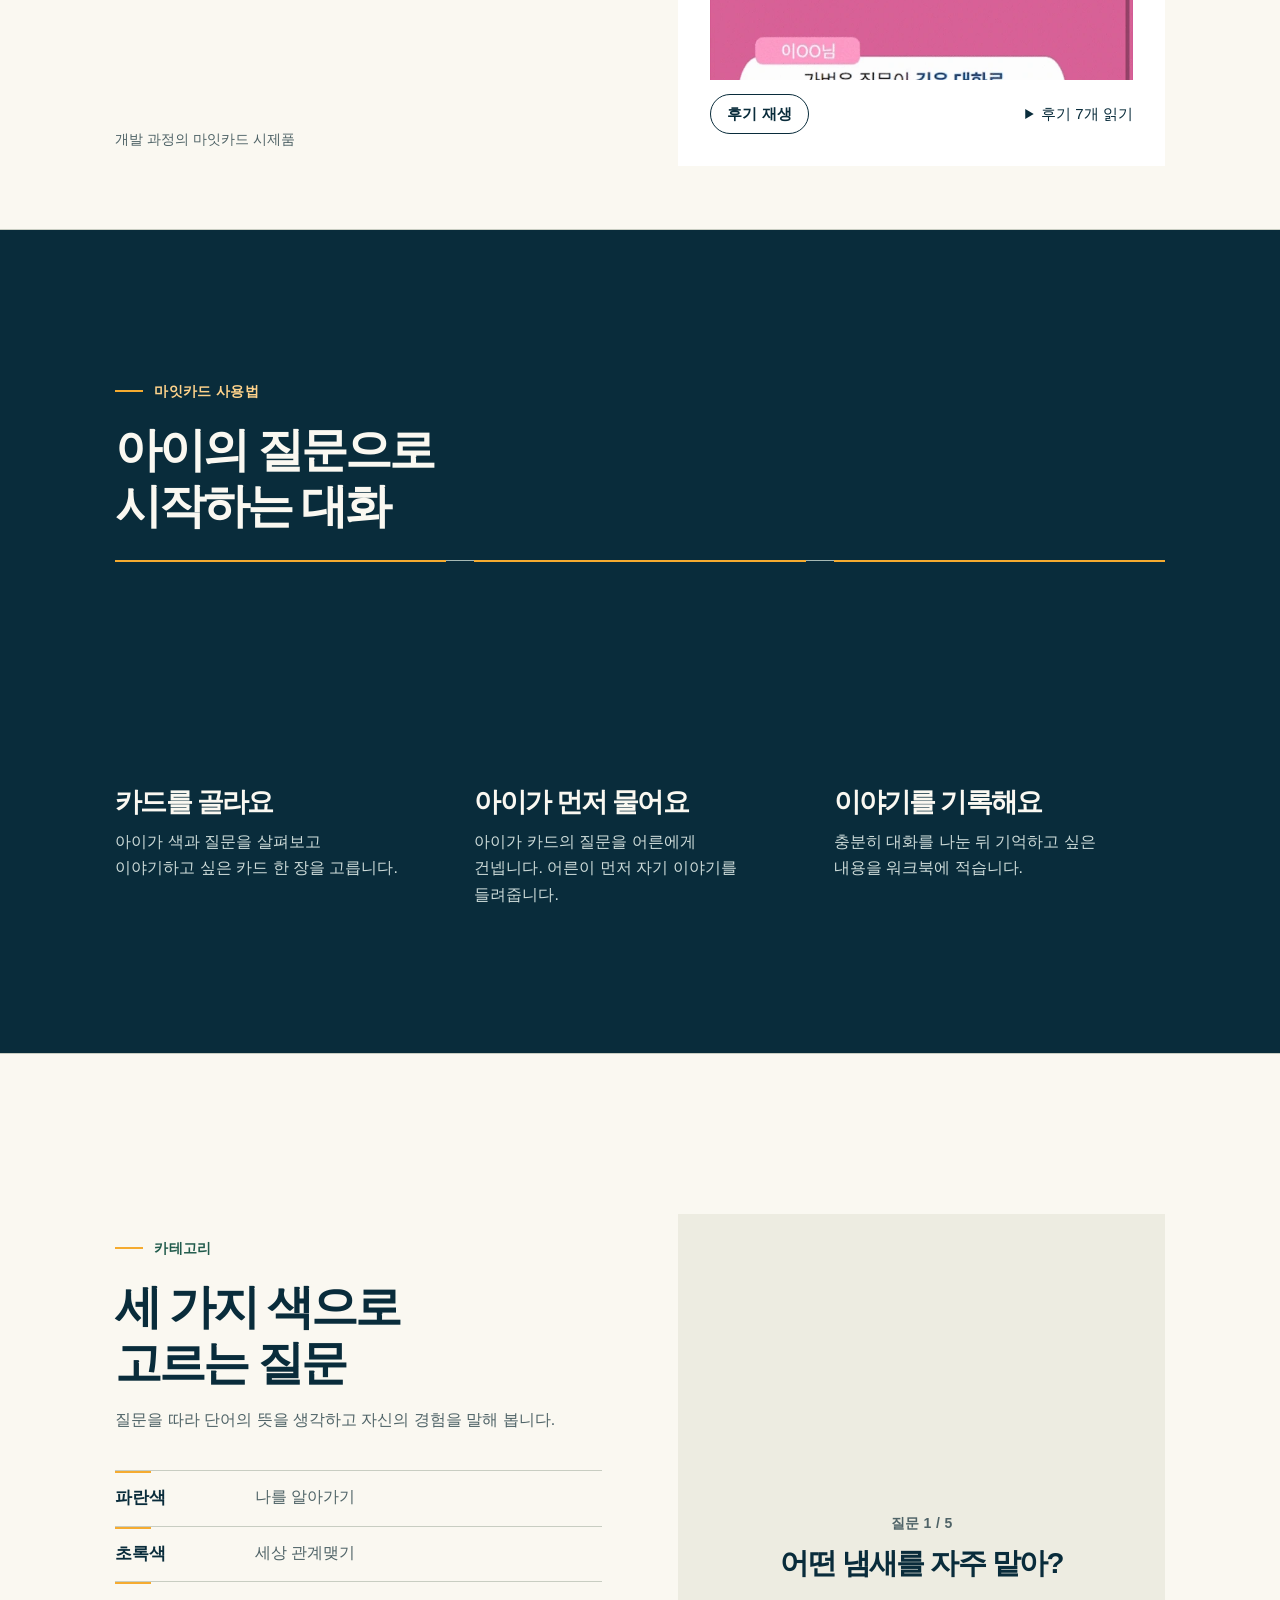
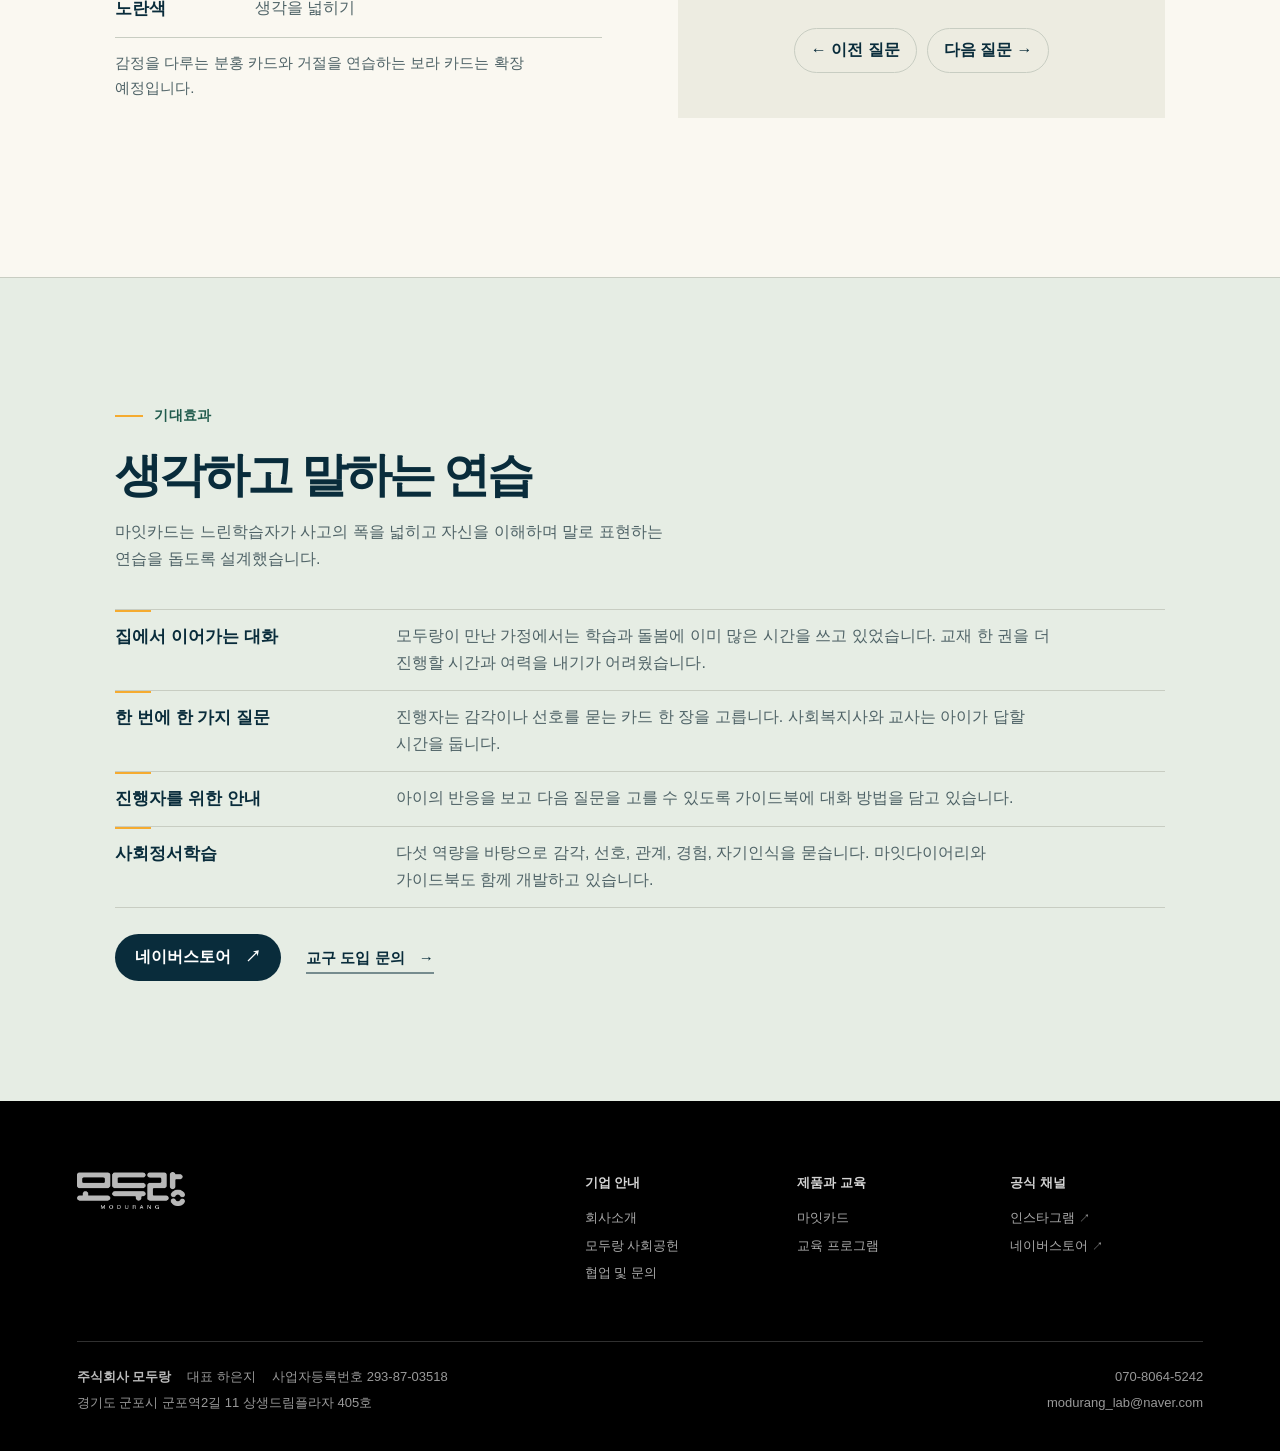
<file: demos/product.html>
<!DOCTYPE html>

<html lang="ko">
<head>
<meta charset="utf-8"/>
<meta content="width=device-width, initial-scale=1" name="viewport"/>
<meta content="모두랑은 느린학습자를 위한 대화 교구와 교육 프로그램을 만듭니다." name="description"/>
<title>제품소개 | 주식회사 모두랑</title>
<link href="style.css" rel="stylesheet"/>
<link href="scenes.css" rel="stylesheet"/>
<script defer="" src="../vendor/lenis-1.3.17.min.js"></script><script defer src="editions.js"></script><script defer="" src="site.js">
</script>
<script defer src="scenes.js"></script>
</head>
<body class="page-product">
<a class="skip" href="#main">본문으로 이동</a>
<header class="bar">
<div class="wrap">
<a class="brand" href="index.html">
<img alt="모두랑 홈" src="../images/logo.png"/>
</a>
<nav aria-label="주 메뉴" class="nav">
<a class="" href="company.html"><span class="menu-label">회사소개</span></a>
<a aria-current="page" class="" href="product.html"><span class="menu-label">제품소개</span></a>
<a class="" href="programs.html"><span class="menu-label">프로그램소개</span></a>
<a class="" href="impact.html"><span class="menu-label">모두랑 사회공헌</span></a>
<a class="contact" href="contact.html"><span class="menu-label">협업 및 문의</span></a>
</nav>
<details class="mobile">
<summary>메뉴</summary>
<nav aria-label="모바일 메뉴">
<a class="" href="company.html"><span class="menu-label">회사소개</span></a>
<a aria-current="page" class="" href="product.html"><span class="menu-label">제품소개</span></a>
<a class="" href="programs.html"><span class="menu-label">프로그램소개</span></a>
<a class="" href="impact.html"><span class="menu-label">모두랑 사회공헌</span></a>
<a class="contact" href="contact.html"><span class="menu-label">협업 및 문의</span></a>
</nav>
</details>
</div>
</header>
<main id="main">
<section class="title">
<div class="wrap">
<div>
<span class="kicker">제품소개</span>
<h1>마잇카드</h1>
<p class="intro">아이와 어른이 번갈아 이야기를 꺼내는 질문 카드입니다. 한 장을 골라 대화하고 워크북에 남깁니다.</p>
</div>
<div class="feature-media"><img alt="마잇카드와 활동 자료를 펼쳐 놓은 모습" class="photo" fetchpriority="high" src="../images/kit.webp"/></div>
</div>
</section>
<section class="band section development">
<div class="wrap">
<div class="headline">
<span class="kicker">제품 제작 이야기</span>
<h2>가정에서 쓰던 질문을 교구로</h2>
<p class="briefText">시제품을 만들어 직접 써 본 분들의 의견을 모았습니다. 2025년 5월 21일부터 6월 16일까지 구글폼과 카카오톡 개별 면담으로 사용 경험을 들었습니다.</p>
</div>
<div class="prototype"><figure class="prototype-photo">
<a aria-label="개발 과정의 마잇카드 시제품 크게 보기" href="../images/brief/image11.png">
<img alt="개발 과정의 마잇카드 시제품" loading="lazy" src="../images/brief/image11.png"/>
</a>
<figcaption>개발 과정의 마잇카드 시제품</figcaption>
</figure><div class="review" id="reviews"><div class="review-header"><span class="kicker">사전체험단 후기</span><span>만족도 <b>4.5</b></span></div><blockquote>“가벼운 질문이 깊은 대화로 이어졌어요.”</blockquote><div class="review-film"><video width="682" height="532" muted loop playsinline preload="none" poster="../images/brief/review-window.webp" aria-label="마잇카드를 써 본 체험단의 후기 말풍선"><source src="../images/brief/review-window.mp4" type="video/mp4"></video></div><div class="review-tools"><button hidden type="button" class="play-review">후기 재생</button><details><summary>후기 7개 읽기</summary><ul><li>전혀 생각지도 못한 이야기를 꺼내서 놀랐어요</li><li>아이가 이야기 하고 싶으면 ‘엄마 카드해요!’ 라고 해요</li><li>가벼운 질문이 깊은 대화로 이어졌어요</li><li>대화 거부하던 아이가 고개를 끄덕였어요</li><li>무슨 이야기를 해야 할지 기준이 생겼어요</li><li>한두 장씩 하다 보니 집 분위기가 바뀌었어요</li><li>환경 적응 오래 걸리는 아이, 이야기를 해보려 시도했어요</li></ul></details></div></div></div>
</div>
</section>
<section class="band section dark" id="use">
<div class="wrap">
<div class="headline">
<span class="kicker">마잇카드 사용법</span>
<h2>아이의 질문으로 시작하는 대화</h2>
</div>
<div class="track">
<ol class="steps">
<li><div class="still"><img alt="손에 펼쳐 든 질문 카드" loading="lazy" src="../images/choose.webp"/></div>

<h3>카드를 골라요</h3>
<p class="briefText">아이가 색과 질문을 살펴보고 이야기하고 싶은 카드 한 장을 고릅니다.</p>
</li>
<li><div class="still"><img alt="마주 앉아 대화하는 아이와 어른" loading="lazy" src="../images/talk.webp"/></div>

<h3>아이가 먼저 물어요</h3>
<p class="briefText">아이가 카드의 질문을 어른에게 건넵니다. 어른이 먼저 자기 이야기를 들려줍니다.</p>
</li>
<li><div class="still"><img alt="종이에 글을 쓰는 손" loading="lazy" src="../images/write.webp"/></div>

<h3>이야기를 기록해요</h3>
<p class="briefText">충분히 대화를 나눈 뒤 기억하고 싶은 내용을 워크북에 적습니다.</p>
</li>
</ol>
</div>
</div>
</section>
<section class="band section">
<div class="wrap question-layout"><div class="question-copy"><div class="headline">
<span class="kicker">카테고리</span>
<h2>세 가지 색으로 고르는 질문</h2>
<p class="briefText">질문을 따라 단어의 뜻을 생각하고 자신의 경험을 말해 봅니다.</p>
</div><div class="rows">
<div class="row">
<strong>파란색</strong>
<p>나를 알아가기</p>
</div>
<div class="row">
<strong>초록색</strong>
<p>세상 관계맺기</p>
</div>
<div class="row">
<strong>노란색</strong>
<p>생각을 넓히기</p>
</div>
</div><p class="briefText">감정을 다루는 분홍 카드와 거절을 연습하는 보라 카드는 확장 예정입니다.</p></div>
<div class="samples" id="question-cards" role="region" aria-label="마잇카드 예시 질문" tabindex="-1">
<div class="sample-stack">
<figure class="deck" data-sample="">
<img alt="마잇카드 질문 예시 1" loading="lazy" width="222" height="317" src="../images/card-1.webp"/>
<figcaption>
<p class="meta">질문 1 / 5</p>
<strong>어떤 냄새를 자주 맡아?</strong>
</figcaption>
</figure>
<figure class="deck" data-sample="">
<img alt="마잇카드 질문 예시 2" loading="lazy" width="223" height="317" src="../images/card-2.webp"/>
<figcaption>
<p class="meta">질문 2 / 5</p>
<strong>어떤 간식을 자주 먹어?</strong>
</figcaption>
</figure>
<figure class="deck" data-sample="">
<img alt="마잇카드 질문 예시 3" loading="lazy" width="224" height="317" src="../images/card-3.webp"/>
<figcaption>
<p class="meta">질문 3 / 5</p>
<strong>가족들이 좋아하는 배달음식은?</strong>
</figcaption>
</figure>
<figure class="deck" data-sample="">
<img alt="마잇카드 질문 예시 4" loading="lazy" width="225" height="317" src="../images/card-4.webp"/>
<figcaption>
<p class="meta">질문 4 / 5</p>
<strong>자주 실수했었지만 지금은 잘 하는 건?</strong>
</figcaption>
</figure>
<figure class="deck" data-sample="">
<img alt="마잇카드 질문 예시 5" loading="lazy" width="225" height="317" src="../images/card-5.webp"/>
<figcaption>
<p class="meta">질문 5 / 5</p>
<strong>가장 나 답다는건 어떤걸까?</strong>
</figcaption>
</figure>
</div>
<div class="buttons" data-controls="" hidden="">
<button data-step="-1">← 이전 질문</button> <button data-step="1">다음 질문 →</button>
</div>
<span aria-live="polite" class="sr" data-current="">
</span>
</div>
</div>
</section>
<section class="band section panel">
<div class="wrap">
<div class="headline">
<span class="kicker">기대효과</span>
<h2>생각하고 말하는 연습</h2>
<p class="briefText">마잇카드는 느린학습자가 사고의 폭을 넓히고 자신을 이해하며 말로 표현하는 연습을 돕도록 설계했습니다.</p>
</div>
<div class="rows"><div class="row"><strong>집에서 이어가는 대화</strong><p>모두랑이 만난 가정에서는 학습과 돌봄에 이미 많은 시간을 쓰고 있었습니다. 교재 한 권을 더 진행할 시간과 여력을 내기가 어려웠습니다.</p></div><div class="row"><strong>한 번에 한 가지 질문</strong><p>진행자는 감각이나 선호를 묻는 카드 한 장을 고릅니다. 사회복지사와 교사는 아이가 답할 시간을 둡니다.</p></div><div class="row"><strong>진행자를 위한 안내</strong><p>아이의 반응을 보고 다음 질문을 고를 수 있도록 가이드북에 대화 방법을 담고 있습니다.</p></div><div class="row"><strong>사회정서학습</strong><p>다섯 역량을 바탕으로 감각, 선호, 관계, 경험, 자기인식을 묻습니다. 마잇다이어리와 가이드북도 함께 개발하고 있습니다.</p></div></div>
<div class="actions">
<a class="pill" href="https://smartstore.naver.com/modurang_lab">네이버스토어 <span aria-hidden="true">↗</span>
</a>
<a class="more" href="contact.html">교구 도입 문의 <span aria-hidden="true" class="arrow">→</span>
</a>
</div>
</div>
</section>
</main>
<footer class="foot" id="footer">
  <div class="wrap">
    <div class="foot-directory">
      <a class="foot-brand" href="index.html"><img src="../images/logo.png" alt="모두랑 홈"></a>
      <nav aria-label="하단 메뉴">
        <div><p>기업 안내</p><a href="company.html">회사소개</a><a href="impact.html">모두랑 사회공헌</a><a href="contact.html">협업 및 문의</a></div>
        <div><p>제품과 교육</p><a href="product.html">마잇카드</a><a href="programs.html">교육 프로그램</a></div>
        <div><p>공식 채널</p><a href="https://www.instagram.com/modurang.lab/">인스타그램 <span aria-hidden="true">↗</span></a><a href="https://smartstore.naver.com/modurang_lab">네이버스토어 <span aria-hidden="true">↗</span></a></div>
      </nav>
    </div>
    <div class="foot-details">
      <div><p><strong>주식회사 모두랑</strong><span>대표 하은지</span><span>사업자등록번호 293-87-03518</span></p>
      <address>경기도 군포시 군포역2길 11 상생드림플라자 405호</address></div>
      <address class="foot-contact"><a href="tel:07080645242">070-8064-5242</a><a href="mailto:modurang_lab@naver.com">modurang_lab@naver.com</a></address>
    </div>
  </div>
</footer>
</body>
</html>
</file>
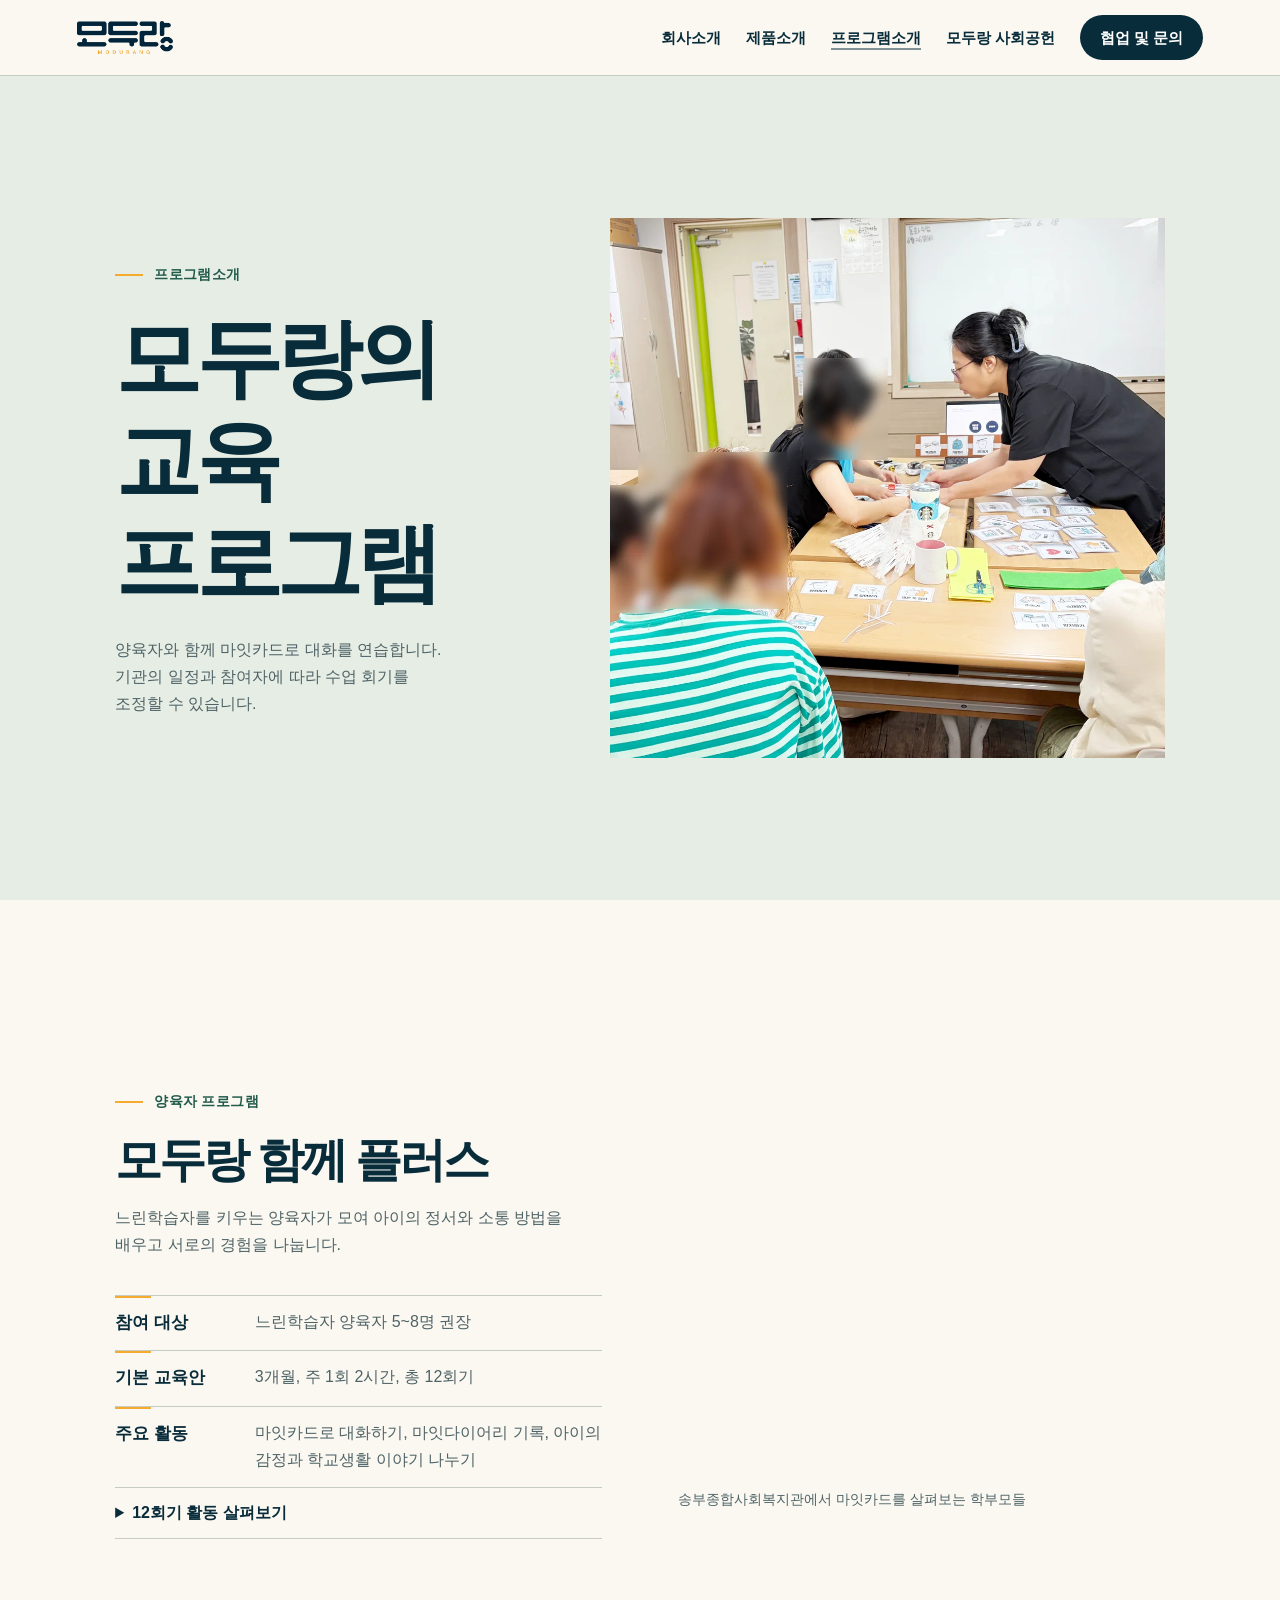
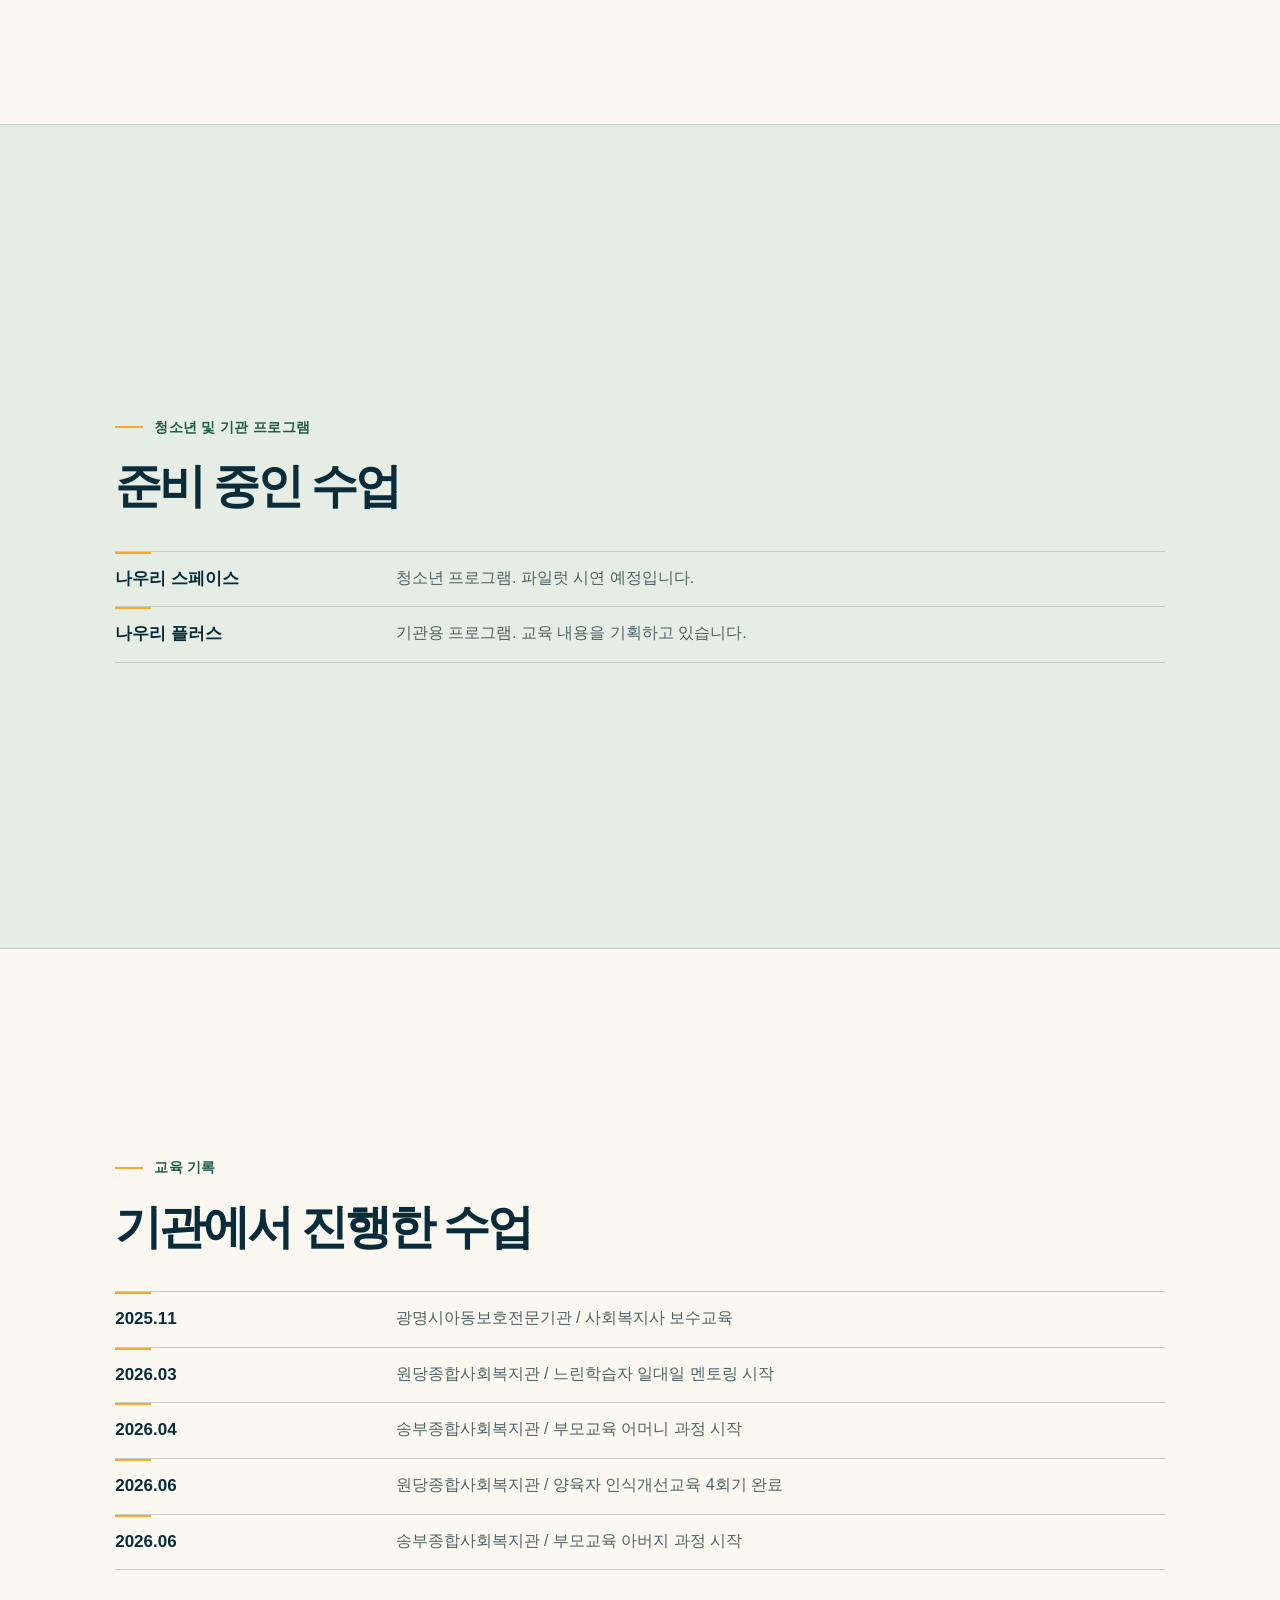
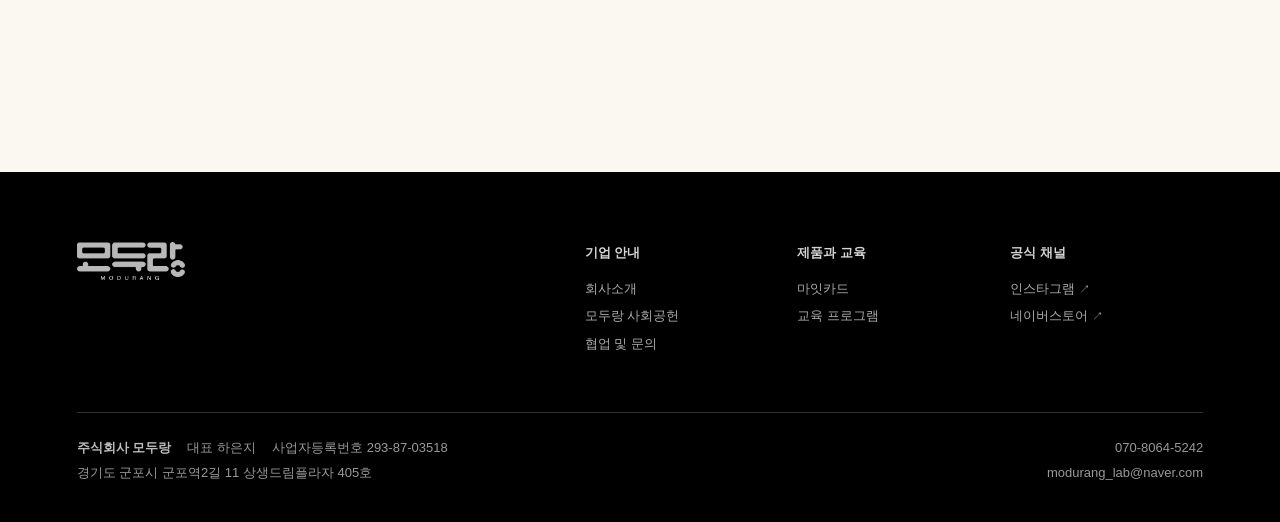
<file: demos/programs.html>
<!DOCTYPE html>

<html lang="ko">
<head>
<meta charset="utf-8"/>
<meta content="width=device-width, initial-scale=1" name="viewport"/>
<meta content="모두랑은 느린학습자를 위한 대화 교구와 교육 프로그램을 만듭니다." name="description"/>
<title>프로그램소개 | 주식회사 모두랑</title>
<link href="style.css" rel="stylesheet"/>
<link href="scenes.css" rel="stylesheet"/>
<script defer="" src="../vendor/lenis-1.3.17.min.js"></script><script defer src="editions.js"></script><script defer="" src="site.js">
</script>
<script defer src="scenes.js"></script>
</head>
<body class="page-programs">
<a class="skip" href="#main">본문으로 이동</a>
<header class="bar">
<div class="wrap">
<a class="brand" href="index.html">
<img alt="모두랑 홈" src="../images/logo.png"/>
</a>
<nav aria-label="주 메뉴" class="nav">
<a class="" href="company.html"><span class="menu-label">회사소개</span></a>
<a class="" href="product.html"><span class="menu-label">제품소개</span></a>
<a aria-current="page" class="" href="programs.html"><span class="menu-label">프로그램소개</span></a>
<a class="" href="impact.html"><span class="menu-label">모두랑 사회공헌</span></a>
<a class="contact" href="contact.html"><span class="menu-label">협업 및 문의</span></a>
</nav>
<details class="mobile">
<summary>메뉴</summary>
<nav aria-label="모바일 메뉴">
<a class="" href="company.html"><span class="menu-label">회사소개</span></a>
<a class="" href="product.html"><span class="menu-label">제품소개</span></a>
<a aria-current="page" class="" href="programs.html"><span class="menu-label">프로그램소개</span></a>
<a class="" href="impact.html"><span class="menu-label">모두랑 사회공헌</span></a>
<a class="contact" href="contact.html"><span class="menu-label">협업 및 문의</span></a>
</nav>
</details>
</div>
</header>
<main id="main">
<section class="title">
<div class="wrap">
<div>
<span class="kicker">프로그램소개</span>
<h1>모두랑의 교육 프로그램</h1>
<p class="intro">양육자와 함께 마잇카드로 대화를 연습합니다. 기관의 일정과 참여자에 따라 수업 회기를 조정할 수 있습니다.</p>
</div>
<div class="feature-media"><img alt="원당종합사회복지관에서 함께하는 양육자 수업" class="photo" fetchpriority="high" src="../images/parents.webp"/></div>
</div>
</section>
<section class="band section">
<div class="wrap report-pair"><div>
<div class="headline">
<span class="kicker">양육자 프로그램</span>
<h2>모두랑 함께 플러스</h2>
<p class="briefText">느린학습자를 키우는 양육자가 모여 아이의 정서와 소통 방법을 배우고 서로의 경험을 나눕니다.</p>
</div>
<div class="rows">
<div class="row">
<strong>참여 대상</strong>
<p>느린학습자 양육자 5~8명 권장</p>
</div>
<div class="row">
<strong>기본 교육안</strong>
<p>3개월, 주 1회 2시간, 총 12회기</p>
</div>
<div class="row">
<strong>주요 활동</strong>
<p>마잇카드로 대화하기, 마잇다이어리 기록, 아이의 감정과 학교생활 이야기 나누기</p>
</div>
</div>
<details class="course">
<summary>12회기 활동 살펴보기</summary>
<div class="rows">
<div class="row">
<strong>1~4회기</strong>
<p>모임 소개, 서로 소개하기, 마주하며 대화하기, 마잇다이어리 시작</p>
</div>
<div class="row">
<strong>5~8회기</strong>
<p>느린학습 이해, 학교폭력 경험 나누기, 아이의 자존감, 감정을 말로 전하기</p>
</div>
<div class="row">
<strong>9~12회기</strong>
<p>진로와 코칭, 상담 대화, 아이에게 설명하는 방법, 마무리 나눔</p>
</div>
</div>
</details>
</div><figure class="document-photo"><div><img loading="lazy" src="../images/field/songbu-class.webp" alt="송부종합사회복지관에서 마잇카드를 살펴보는 학부모들"></div><figcaption>송부종합사회복지관에서 마잇카드를 살펴보는 학부모들</figcaption></figure></div></section>
<section class="band section panel">
<div class="wrap">
<div class="headline">
<span class="kicker">청소년 및 기관 프로그램</span>
<h2>준비 중인 수업</h2>
</div>
<div class="rows">
<div class="row">
<strong>나우리 스페이스</strong>
<p>청소년 프로그램. 파일럿 시연 예정입니다.</p>
</div>
<div class="row">
<strong>나우리 플러스</strong>
<p>기관용 프로그램. 교육 내용을 기획하고 있습니다.</p>
</div>
</div>
</div>
</section>
<section class="band section">
<div class="wrap">
<div class="headline">
<span class="kicker">교육 기록</span>
<h2>기관에서 진행한 수업</h2>
</div>
<div class="rows"><div class="row"><strong>2025.11</strong><p>광명시아동보호전문기관  /  사회복지사 보수교육</p></div><div class="row"><strong>2026.03</strong><p>원당종합사회복지관  /  느린학습자 일대일 멘토링 시작</p></div><div class="row"><strong>2026.04</strong><p>송부종합사회복지관  /  부모교육 어머니 과정 시작</p></div><div class="row"><strong>2026.06</strong><p>원당종합사회복지관  /  양육자 인식개선교육 4회기 완료</p></div><div class="row"><strong>2026.06</strong><p>송부종합사회복지관  /  부모교육 아버지 과정 시작</p></div></div>
</div>
</section>
</main>
<footer class="foot" id="footer">
  <div class="wrap">
    <div class="foot-directory">
      <a class="foot-brand" href="index.html"><img src="../images/logo.png" alt="모두랑 홈"></a>
      <nav aria-label="하단 메뉴">
        <div><p>기업 안내</p><a href="company.html">회사소개</a><a href="impact.html">모두랑 사회공헌</a><a href="contact.html">협업 및 문의</a></div>
        <div><p>제품과 교육</p><a href="product.html">마잇카드</a><a href="programs.html">교육 프로그램</a></div>
        <div><p>공식 채널</p><a href="https://www.instagram.com/modurang.lab/">인스타그램 <span aria-hidden="true">↗</span></a><a href="https://smartstore.naver.com/modurang_lab">네이버스토어 <span aria-hidden="true">↗</span></a></div>
      </nav>
    </div>
    <div class="foot-details">
      <div><p><strong>주식회사 모두랑</strong><span>대표 하은지</span><span>사업자등록번호 293-87-03518</span></p>
      <address>경기도 군포시 군포역2길 11 상생드림플라자 405호</address></div>
      <address class="foot-contact"><a href="tel:07080645242">070-8064-5242</a><a href="mailto:modurang_lab@naver.com">modurang_lab@naver.com</a></address>
    </div>
  </div>
</footer>
</body>
</html>
</file>
<file: style.css>
* { box-sizing: border-box }
:root {
  --ink: #092c3b; --paper: #faf8f1; --orange: #f5ab30; --pine: #205b4c;
  --draw-line-size: 2px; --line: #c8cdc2; --muted: #4f6367; --pale: #e6ede4; --header: 76px;
  --scene-min: 42rem; --scene: max(var(--scene-min), calc(100svh - var(--header))); --pad: clamp(48px, 7vh, 84px);
  font-family: Pretendard, "Apple SD Gothic Neo", "Malgun Gothic", sans-serif;
  background: var(--paper); color: var(--ink); word-break: keep-all; overflow-wrap: break-word;
  scroll-padding-top: var(--header);
}
body, figure, p, h1, h2, h3, blockquote, ol, ul { margin: 0 }
body { line-height: 1.68 }
main p { text-wrap: pretty }
.sentence { display: inline-block; max-width: 100%; vertical-align: top }
a { color: inherit; text-underline-offset: 5px }
img { display: block; max-width: 100% }
button, summary { font: inherit; color: inherit; cursor: pointer }
a, button, summary { touch-action: manipulation }
:focus-visible { outline: 3px solid #bb6b00; outline-offset: 4px }
[hidden] { display: none !important }
.skip, .sr { position: absolute; width: 1px; height: 1px; overflow: hidden; clip-path: inset(50%) }
.skip:focus { position: fixed; inset: 12px auto auto 12px; z-index: 20; width: auto; height: auto; clip-path: none; background: white; padding: 8px 16px }
.wrap { width: min(1280px, 88vw); margin-inline: auto }
main .wrap { width: min(1080px, 82vw) }
.bar { height: var(--header); position: sticky; top: 0; z-index: 9; background: var(--paper) }
.bar .wrap, .nav, .actions { display: flex; align-items: center; gap: 25px }
.bar .wrap { justify-content: space-between }
.bar .wrap { height: 100% }
.brand img { width: 96px }
.nav a, .mobile a, .actions a, .foot a { text-decoration: none }
.nav a { font-size: 15px; font-weight: 700 }
.foot a:hover { text-decoration: underline }
.bar .menu-label, main :is(.more, .row a) { position: relative; display: inline-block }
.bar .menu-label::after, .bar nav [aria-current="page"] .menu-label::before,
main :is(.more, .row a)::before, main :is(.more, .row a)::after {
  content: ''; position: absolute; inset: auto 0 0; height: var(--draw-line-size);
  background: currentColor; pointer-events: none;
}
.bar nav [aria-current="page"] .menu-label::before, main :is(.more, .row a)::before { opacity: .5 }
.bar .menu-label::after, main :is(.more, .row a)::after { clip-path: inset(0 100% 0 0) }
.bar nav a:is(:hover, :focus-visible) .menu-label::after,
main :is(.more, .row a):is(:hover, :focus-visible)::after { clip-path: inset(0) }
@media (prefers-reduced-motion: no-preference) {
  .bar .menu-label::after, main :is(.more, .row a)::after {
    transition: clip-path 320ms cubic-bezier(.22,.68,.2,1);
  }
}
.nav .contact, .pill { display: inline-flex; align-items: center; gap: 14px; border-radius: 30px; padding: 10px 20px; background: var(--ink); color: white; font-weight: 700; text-decoration: none }
.mobile { display: none }
main { display: grid; grid-template-columns: minmax(0, 1fr); grid-auto-rows: auto }
main > section { display: grid; align-content: center; min-height: var(--scene); padding-block: var(--pad) }
.section + .section { border-top: 1px solid var(--line) }
.panel, .cover, .title { background: var(--pale) }
.dark, .contactHero { background: var(--ink); color: var(--paper) }
.coverGrid, .title .wrap, .pair, .storyline, .question-layout {
  display: grid; grid-template-columns: 0.86fr 1.14fr; gap: clamp(28px, 6vw, 100px); align-items: center
}
.coverGrid > *, .pair > *, .title .wrap > *, .question-layout > * { min-width: 0 }
.kicker, .meta { font-size: 14px; font-weight: 700; letter-spacing: .025em }
.kicker { display: inline-flex; align-items: center; gap: 11px; color: var(--pine); margin-bottom: 20px }
.kicker::before { content: ''; width: 28px; height: var(--draw-line-size); background: var(--orange) }
.dark .kicker, .contactHero .kicker { color: #ffd38b }
h1, h2, h3 { letter-spacing: -.065em; line-height: 1.19; text-wrap: balance }
h1 { font-size: clamp(48px, 6.7vw, 105px) }
h2 { font-size: clamp(32px, 3.65vw, 60px); max-width: 23ch }
h3 { font-size: clamp(21px, 2.1vw, 32px) }
.cover h1 { font-size: clamp(48px, 4.65vw, 76px) }
.cover h1 em { color: var(--pine); font-style: normal; font-weight: 600 }
.intro, .briefText, .story-notes p, .row p, .review p { color: var(--muted); font-size: clamp(16px, 1.24vw, 19px) }
.intro { margin-top: 24px }
.dark .briefText, .contactHero p { color: #cddbd9 }
.actions { flex-wrap: wrap; margin-top: 26px }
main :is(.more, .row a) { text-decoration: none }
.more { padding-block: 4px; font-size: 15px; font-weight: 700 }
.more span { margin-left: 10px }
.headline { margin-bottom: clamp(24px, 4vh, 40px) }
.headline .briefText, .pair .briefText, .contactHero p { margin-top: 16px }
.feature-media, .still, .prototype-photo, .origin-print { overflow: hidden }
.feature-media img, .origin-print img, .photo { width: 100%; height: 100%; object-fit: cover }
.cover, .title { padding: 0; position: relative }
.coverGrid, .title .wrap { padding-block: var(--pad) }
.coverGrid .feature-media, .title .feature-media { height: clamp(250px, 60svh, 690px) }
.print figcaption, .pair figcaption { display: flex; justify-content: space-between; gap: 12px; padding-top: 10px; font-size: 13px; color: var(--muted) }
.print figcaption span:last-child { font-size: 16px }
.storyline { grid-template-columns: .85fr 1.15fr }
.origin-print img { aspect-ratio: 1.16 }
.storyline blockquote, .review blockquote { font-size: clamp(30px, 3.15vw, 54px); font-weight: 600; line-height: 1.45; letter-spacing: -.055em }
.storyline .briefText { margin-top: 20px }
.pair .feature-media { height: clamp(250px, 47svh, 530px) }
.briefText + .more, .review .more, .dark .more, .rows + .more { margin-top: 20px }
#use .headline { margin-bottom: clamp(52px, 6vw, 88px) }
.steps { list-style: none; padding: 0; display: grid; grid-template-columns: repeat(3, 1fr); gap: clamp(12px, 2.2vw, 36px); position: relative }
.steps li { min-width: 0 }
.still img { width: 100%; aspect-ratio: 1.67; object-fit: cover }
.steps h3 { margin-top: 18px }
.steps .briefText { margin-top: 10px; font-size: 16px }
.rows { margin-top: clamp(28px,3vw,44px); border-bottom: var(--draw-line-size) solid var(--line) }
.row { padding: clamp(24px,2.4vw,36px) 0; display: grid; grid-template-columns: minmax(100px, .6fr) 1.8fr; gap: 24px }
.row strong { font-size: 17px }
.rows + .briefText { margin-top: 12px; font-size: 15px }
.gallery { display: grid; grid-template-columns: repeat(3, minmax(0, 1fr)); gap: 20px; margin: 20px 0 }
.gallery figure > a, .prototype-photo > a { display: block }
.gallery img { max-height: 180px; margin: auto }
.gallery figcaption, .prototype-photo figcaption { font-size: 14px; margin-top: 8px }
.folio { border-bottom: 1px solid var(--line) }
.folio summary { padding: 12px 0; font-weight: 700 }
#founding-story .headline { margin-bottom: clamp(56px, 7vw, 104px) }
.story-notes { display: grid; grid-template-columns: repeat(4, 1fr); gap: clamp(12px, 2.6vw, 40px) }
.story-notes article { padding-top: 12px }
.story-notes img { margin-inline: auto; width: 94px; aspect-ratio: 1.3; object-fit: contain; mix-blend-mode: multiply }
.story-notes h3 { margin: 14px 0 10px; font-size: 22px }
.story-notes p { font-size: 16px }
.prototype { display: grid; grid-template-columns: .85fr 1fr; align-items: center; gap: 8% }
.prototype-photo img { width: 100%; height: clamp(210px, 34vh, 360px); object-fit: cover; object-position: center 58% }
.prototype-photo figcaption { color: var(--muted) }
.review { border-top: 1px solid var(--line); padding-top: 16px }
.review blockquote { font-size: clamp(25px, 2.65vw, 42px); margin-bottom: 16px }
.buttons button { border: 1px solid var(--pine); border-radius: 24px; padding: 8px 16px; background: var(--pine); color: white; font-weight: 700 }
.question-layout { grid-template-columns: 1fr 1fr }
.question-layout .samples { background: #edece1; padding: clamp(20px, 3.5vw, 55px); text-align: center }
.samples { scroll-margin-top: 16px }
.sample-stack.is-ready { display: grid; align-items: stretch }
.sample-stack.is-ready > .deck { grid-area: 1 / 1; min-width: 0 }
.sample-stack.is-ready > .deck[inert] { visibility: hidden }
.deck { display: grid; grid-template-rows: auto 1fr; align-content: start; justify-items: center; gap: 18px }
.card-face { position: relative; overflow: hidden; height: clamp(140px,25vh,255px); aspect-ratio: 220 / 313; border: 1px solid #222; border-radius: 9.5% / 6.7%; background: white; box-shadow: 0 8px 18px #122d361d }
.card-face img { position: absolute; inset: -3% auto auto -3%; width: 106%; height: 106%; max-width: none }
.deck figcaption { width: 100% }
.deck strong { display: block; min-height: 2.7em; font-size: clamp(22px, 2.3vw, 36px); font-weight: 600; line-height: 1.35; letter-spacing: -.055em }
.deck p { color: var(--muted); margin-bottom: 8px }
.buttons button:is(:hover,:focus-visible) { background: var(--ink); border-color: var(--ink) }
.buttons { display: flex; justify-content: center; gap: 10px; flex-wrap: wrap; margin-top: 16px }
.contact-layout { display: grid; grid-template-columns: minmax(0, 1.7fr) minmax(230px, 1fr); column-gap: clamp(28px, 6vw, 90px); align-items: start }
.contact-layout > .kicker { grid-column: 1 / -1 }
.contactHero h1 { font-size: clamp(40px, 4.5vw, 72px) }
.contact-email { display: flex; align-items: center; gap: 4px; margin-top: 22px }
.contact-email .more { font-size: clamp(16px, 1.5vw, 22px); overflow-wrap: anywhere }
.contact-email .copy { display: grid; flex: none; place-items: center; width: 44px; height: 44px; border: 0; border-radius: 8px; background: transparent; color: inherit }
.contact-email .copy:is(:hover, :focus-visible) { background: #ffffff18 }
.copy-status { display: block; min-block-size: 1.5em; margin-top: 4px; font-size: 14px; line-height: 1.5; color: #cddbd9 }
.contact-channels h2 { margin-bottom: 12px; font-size: 21px }
.contact-channels ul { list-style: none; padding: 0; border-bottom: var(--draw-line-size) solid #49606a }
.contact-channels li { --row-line-color: #49606a }
.contact-channels a { display: flex; align-items: center; justify-content: space-between; padding: 12px 0; text-decoration: none }
@media (max-width: 700px) {
  .contact-layout { grid-template-columns: 1fr }
  .contact-channels { margin-top: 28px }
  .copy-status { min-block-size: 3em }
}
.foot { background: #000; color: #aaa; font-size: 13px; line-height: 1.65 }
.foot-directory { display: grid; grid-template-columns: 1fr 1.3fr; align-items: start; gap: 32px; padding-block: clamp(54px, 5.5vw, 88px) clamp(44px, 4.5vw, 72px) }
.foot-brand { width: fit-content }
.foot-brand img { width: 108px; filter: brightness(0) invert(.72) }
.foot-directory nav { display: grid; grid-template-columns: repeat(3, 1fr); gap: 20px }
.foot-directory nav div { display: grid; align-content: start; justify-items: start; gap: 6px }
.foot-directory nav p { font-weight: 700; color: #d4d4d4; margin-bottom: 8px }
.foot-directory nav span { font-size: .85em }
.foot-details { display: flex; justify-content: space-between; gap: 20px; border-top: 1px solid #303030; padding: 24px 0 38px; color: #999 }
.foot-details p { display: flex; flex-wrap: wrap; gap: 2px 16px }
.foot-details strong { color: #bbb; font-weight: 600 }
.foot-details address { font-style: normal }
.foot-details p + address { margin-top: 4px }
.foot-contact { display: grid; justify-items: end; align-content: start; gap: 4px }
.foot a:focus-visible { outline-color: #eee }
@media (max-width: 700px) {
  .foot-directory { grid-template-columns: 1fr; gap: 32px; padding-block: 42px 32px }
  .foot-brand img { width: 88px }
  .foot-directory nav { gap: 10px }
  .foot-details { flex-direction: column; gap: 14px; padding: 20px 0 32px }
  .foot-contact { display: flex; flex-wrap: wrap; gap: 4px 16px }
}
html.lenis, html.lenis body { height: auto }
html.lenis.lenis-smooth { scroll-behavior: auto }
html:has(dialog[open]) { overflow: hidden }
@media (prefers-reduced-motion: no-preference) {
  .photo-motion main img:not(.partner-logo) { opacity: 0 }
  .photo-motion main :not([inert]) > img.photo-ready.photo-in-view {
    opacity: 1;
    animation: photo-reveal var(--photo-duration, 600ms) cubic-bezier(.22,.65,.25,1) both;
  }
  .cover, .title { --photo-duration: 760ms }
  .deck { --photo-duration: 180ms }
  @keyframes photo-reveal {
    from { clip-path: inset(0 100% 0 0) }
    to { clip-path: inset(0) }
  }
  .pill, .buttons button { transition: background .25s, color .25s }
  .pill:hover { background: var(--pine); color: white }
}
@media (max-width: 850px) {
  :root { --header: 62px; --scene-min: 50rem; --pad: 40px }
  .nav { display: none }
  .mobile { display: block }
  .mobile summary {
    position: relative; display: block; width: 44px; height: 44px;
    list-style: none; font-size: 0;
  }
  .mobile summary::-webkit-details-marker { display: none }
  .mobile summary::before, .mobile summary::after {
    content: ''; position: absolute; inset: 0; margin: auto; width: 24px;
  }
  .mobile summary::before { height: 12px; border-block: 2px solid currentColor }
  .mobile summary::after { height: 0; border-top: 2px solid currentColor }
  .mobile nav { position: absolute; top: 100%; inset-inline: 0; background: var(--paper); padding: 12px 6vw 18px }
  .mobile nav a { display: block; padding: 8px 0 }
  .brand img { width: 82px }
  .story-notes { grid-template-columns: 1fr 1fr }
  .coverGrid, .title .wrap, .pair, .storyline, .question-layout { gap: 26px }
  .cover h1 { font-size: clamp(38px, 5vw, 50px) }
  .title .feature-media, .coverGrid .feature-media { height: clamp(240px, 44svh, 450px) }
}
@media (max-width: 640px) {
  :root { --pad: 36px }
  .wrap { width: 89vw }
  .coverGrid, .title .wrap, .pair, .storyline, .question-layout, .prototype { grid-template-columns: 1fr; gap: 22px }
  .coverGrid, .title .wrap { align-content: center }
  .cover h1 { font-size: clamp(39px, 9.6vw, 58px) }
  h2 { font-size: 32px }
  .kicker { margin-bottom: 10px }
  .intro { margin-top: 14px }
  .actions { margin-top: 18px; gap: 14px }
  .coverGrid .feature-media, .title .feature-media, .pair .feature-media { height: clamp(170px, 27svh, 290px) }
  .origin-print img { height: 25svh; min-height: 146px }
  .steps { grid-template-columns: 1fr; gap: 16px }
  .steps li { display: grid; grid-template-columns: 31% 1fr; gap: 0 14px; align-content: start }
  .steps .still { grid-column: 1; grid-row: 1/3; align-self: start }
  .steps img { height: auto; aspect-ratio: 1.38 }
  .steps h3 { margin-top: 0 }
  .steps h3 { font-size: 21px }
  .steps .briefText { margin-top: 4px; font-size: 14px }
  .prototype-photo img { height: clamp(140px, 23svh, 230px) }
  .row { grid-template-columns: minmax(66px, 26%) minmax(0, 1fr); gap: 16px; padding-block: 20px }
  .row strong, .row p, .story-notes p { font-size: 15px }
  .story-notes img { width: 64px }
  .story-notes h3 { font-size: 18px }
  .gallery { gap: 9px }
  .gallery figcaption { font-size: 12px }
  .question-layout .samples { padding: 16px }
  .deck { grid-template-columns: 35% minmax(0,1fr); grid-template-rows: 1fr; align-items: center; gap: 12px }
  .card-face { width: min(100%,102px); height: auto }

}
@media (max-width: 359px) {
  :root { --scene-min: 55rem }
}
.story-controls { display: none }
@media (min-width: 641px) and (max-height: 759px) {
  :root { --pad: 30px }
}
@media (max-width: 640px) {
  .story-notes {
    display: flex; overflow-x: auto; scroll-snap-type: x mandatory;
    overscroll-behavior-x: contain; gap: 18px; padding: 0 0 10px; scrollbar-width: thin;
  }
  .story-notes article { flex: 0 0 84%; scroll-snap-align: start }
  .story-notes h3 { font-size: 22px }
  .story-controls { display: flex; gap: 14px; align-items: center; margin-top: 12px }
  .story-controls button { cursor: pointer; border: 1px solid var(--line); background: transparent; color: var(--ink); border-radius: 50%; width: 38px; height: 38px }
  .story-controls button:disabled { opacity: .35 }
  .development .prototype-photo img { height: clamp(120px, 18svh, 175px) }
  .development .headline { margin-bottom: 16px }
  .page-company .section:has(.folio), .page-product .section:last-of-type { padding-block: 24px }
}
</file>
<file: scenes.css>
/* One viewport is a minimum. A long record grows independently of its neighbours. */
.document-photo { margin: 0; min-width: 0 }
.document-photo > div { overflow: hidden }
.document-photo img { width: 100%; aspect-ratio: 4 / 3; object-fit: cover }
.document-photo figcaption { margin-top: 10px; color: var(--muted); font-size: 14px; line-height: 1.5 }
.values { background: var(--pale) }
.values-statement { padding-bottom: clamp(28px,4vw,56px) }
.values-statement h2 { max-width: none; line-height: 1.17; text-wrap: wrap }
.values-statement h2 span, .values-statement h2 strong { display: inline-block }
.values-statement h2 strong { color: var(--pine) }
.mission-layout { display: grid; grid-template-columns: minmax(0,.85fr) minmax(0,1.15fr); align-items: center; gap: clamp(28px,5vw,72px) }
.mission-layout figure { grid-area: 1 / 1 }
.mission-layout .document-photo img { height: auto; aspect-ratio: 4 / 3 }
.mission-copy { grid-column: 2 }
.mission-copy .kicker { margin-bottom: 10px }
.mission-quote { margin-bottom: 16px; font-size: clamp(24px,2.5vw,38px); line-height: 1.35; text-wrap: balance }
.mission-quote mark {
  color: inherit; background: linear-gradient(#ffda83,#ffda83) left 90% / 100% .28em no-repeat;
  -webkit-box-decoration-break: clone; box-decoration-break: clone;
}
@media(prefers-reduced-motion:no-preference) {
  .mission-quote.in-scene mark { animation: mission-underline .65s ease-out both }
  @keyframes mission-underline { from { background-size: 0% .28em } to { background-size: 100% .28em } }
}
.mission-copy p, .case-info p { color: var(--muted) }
.mission-copy p + p, .case-info p { margin-top: 12px }
@media(max-width:700px) {
  .mission-layout { grid-template-columns: minmax(0,1fr); gap: 20px }
  .mission-layout figure { grid-area: auto }
  .mission-copy { grid-column: 1 }
}
.report-pair { display: grid; grid-template-columns: 1fr 1fr; align-items: center; gap: clamp(28px,6vw,80px) }
.report-pair > * { min-width: 0 }
.history { background: var(--ink); color: var(--paper) }
.history .kicker { color: var(--orange) }
.year-nav { display: flex; gap: 24px; margin-bottom: 24px }
.year-nav a { color: inherit; font-size: 18px; text-decoration-thickness: 2px }
.history-layout { --timeline-yellow: #ffd03d }
.history-track { position: relative }
.history-track::before {
  content: ''; position: absolute; top: 0; left: 7px; width: var(--draw-line-size); height: var(--rail-height,100%);
  background: linear-gradient(to bottom, var(--timeline-yellow) var(--rail-fill,100%), var(--rail-ahead,transparent) 0);
}
.record { position: relative; padding: 26px 0 26px 36px }
.history-track > .record + .record { margin-block-start: clamp(12px,2vw,24px) }
.record { display: grid; gap: 18px; align-content: start }
.record-copy { min-width: 0 }
.record-date { font-variant-numeric: tabular-nums; font-size: 15px; font-weight: 700; line-height: 24px; margin-bottom: 6px; color: #d3dfdd }
.record-date::before { content: ''; position: absolute; left: 1px; top: 31px; width: 14px; height: 14px; border-radius: 50%; background: #66767a }
.record-copy.is-reached .record-date::before { background: var(--timeline-yellow) }
.record-copy.is-highlighted h3 { color: var(--timeline-yellow) }
@media(prefers-reduced-motion:no-preference) and (forced-colors:none) {
  @supports (background-clip:text) {
    .record-copy h3, .record-copy.is-highlighted h3 {
      width: fit-content; color: transparent;
      background: linear-gradient(var(--timeline-yellow),var(--timeline-yellow)) left center / 0% 100% no-repeat var(--paper);
      background-clip: text; transition: background-size 480ms cubic-bezier(.22,.68,.2,1);
    }
    .record-copy.is-highlighted h3 { background-size: 100% 100% }
  }
}
@media (max-width:850px), (max-height:499px) {
  @media (prefers-reduced-motion:no-preference) {
    @supports (animation-timeline:view()) {
      .record-copy > :is(h3,ul) {
        animation: history-text-pass linear both;
        animation-timeline: view();
      }
      @keyframes history-text-pass {
        0%, 100% { opacity: 0 }
        12%, 85% { opacity: 1 }
      }
    }
  }
}
.record-copy h3 { font-size: clamp(25px,2.8vw,42px) }
.record-details, .history figcaption { color: #d3dfdd }
.history figcaption { text-align: center }
.record-details { padding: 0; margin-top: 14px; list-style: none }
.record-details li + li { margin-top: 5px }
.record .document-photo img { height: auto; aspect-ratio: auto }
.history-stage:empty { display: none }
@media(min-width:851px) and (min-height:500px) {
  .history-layout.has-stage {
    display: grid; grid-template-columns: minmax(0, .95fr) minmax(0, 1.05fr);
    column-gap: clamp(32px, 5vw, 80px); align-items: start;
  }
  .has-stage .history-track { --rail-ahead: #52676b }
  .has-stage .record { min-height: clamp(190px,38svh,350px); scroll-margin-top: calc(52svh - var(--header) - 60px) }
  .has-stage .record:last-child { min-height: 62svh }
  .history-stage { position: sticky; top: calc(20svh + var(--header) * .52) }
  .history-stage .document-photo > div { display: grid; align-items: center; height: 56svh }
  .history-stage .document-photo img { width: 100%; height: 100%; min-height: 0; object-fit: contain }
}
/* Keep the timeline's rotation local to this use of the original photograph. */
.history .prototype-frame { width: 108%; margin-inline: -4%; display: grid; place-items: center }
.rotated-prototype { display: block; position: relative; width: 100%; aspect-ratio: 4 / 3 }
.history .document-photo .rotated-prototype img {
  position: absolute; top: 50%; left: 50%; width: 75%; height: auto; aspect-ratio: auto;
  transform: translate(-50%, -50%) rotate(-90deg);
}
.history-stage .rotated-prototype { max-width: calc(56svh * 4 / 3) }
@media(prefers-reduced-motion:no-preference) {
  .photo-motion .history .rotated-prototype:has(.photo-ready.photo-in-view) {
    animation: photo-reveal 600ms cubic-bezier(.22,.65,.25,1) both;
  }
  .photo-motion .history .rotated-prototype > img.photo-ready.photo-in-view { animation: none }
}
.partners { background: var(--paper) }
.case-selector { display: flex; flex-wrap: wrap; gap: 8px; margin-bottom: 20px }
.case-selector button { border: 1px solid var(--line); background: transparent; padding: 8px 16px; font-weight: 700; border-radius: 24px }
.case-selector button[aria-pressed=true] { color: white; background: var(--pine); border-color: var(--pine) }
.case-panel { display: grid; grid-template-columns: .75fr 1.25fr; background: white; border-top: 3px solid var(--pine); align-items: stretch }
.case-info { padding: clamp(20px,3vw,48px) }
.case-logo { display: flex; align-items: center; height: 56px; margin-bottom: 28px }
.case-logo img { width: auto; max-width: min(100%,230px); max-height: 50px; object-fit: contain }
.case-info strong { display: block; color: var(--pine); margin-top: 12px }
.case-panel .document-photo { padding: 16px }
.case-panel .document-photo img { aspect-ratio: 1.6 }
.partner-strip-heading { margin: 40px 0 12px; font-size: clamp(18px,2vw,24px) }
.partner-strip { display: flex; overflow-x: auto; overscroll-behavior-x: contain; scrollbar-width: none; max-width: 100% }
.partner-list { flex: none; width: max-content; min-width: 100%; display: flex; align-items: center; justify-content: space-around; list-style: none; margin: 0; padding: 12px 24px; gap: 48px }
.partner-logo { width: auto; height: auto; max-width: 190px; max-height: 40px; mix-blend-mode: multiply }
@media(prefers-reduced-motion: reduce) {
  .partner-strip [aria-hidden=true] { display: none }
}
.development .prototype { align-items: start; grid-template-columns: minmax(0,1fr) minmax(0,1fr); gap: clamp(24px,6vw,90px) }
.development .prototype-photo img { height: auto; max-height: 610px; aspect-ratio: 4/4.5; object-fit: cover }
.review { min-width: 0; background: white; padding: clamp(18px,2.5vw,32px); border-top: 3px solid var(--pine) }
.review-header { display: flex; align-items: baseline; justify-content: space-between; gap: 8px; flex-wrap: wrap }
.review-header .kicker { margin: 0 }
.review-header > span:last-child { font-size: 14px; color: var(--pine) }
.review blockquote { font-size: clamp(24px,2.3vw,36px); line-height: 1.35; margin: 18px 0; max-width: 20ch }
.review-film { display: block; width: 100%; padding: 0; border: 0; background: #d15c96; aspect-ratio: 682/532 }
.review video { display: block; width: 100%; height: auto; aspect-ratio: 682/532 }
.donation-statement { font-size: clamp(32px,3vw,50px) }
.donation-statement strong { display: block; color: var(--pine) }
.contact-channels .channel-label { position: relative }
.channel-label::after {
  content: ''; position: absolute; inset: auto 0 0; height: var(--draw-line-size);
  background: currentColor; transform: scaleX(0); transform-origin: left;
}
.contact-channels a:is(:hover,:focus-visible) .channel-label::after { transform: scaleX(1) }
.contact-channels a:is(:hover,:focus-visible) [aria-hidden] { transform: translate(2px,-2px) }
:where(.row,.steps li,.contact-channels li,.case-panel,.pair .kicker) { position: relative }
.row::before, .contact-channels li::before,
.steps li::after, .row::after, .contact-channels li::after {
  content: ''; position: absolute; pointer-events: none; top: 0; left: 0;
  width: 36px; height: var(--draw-line-size); background: var(--orange);
}
.row::before, .contact-channels li::before { width: 100%; background: var(--row-line-color, var(--line)) }
.storyline blockquote { padding-block-start: 20px }
.steps li::after { width: 100%; top: -10px }
@media(prefers-reduced-motion:no-preference) {
  .row.in-scene::after,.steps li.in-scene::after,.contact-channels li.in-scene::after,.pair .kicker.in-scene::before { animation: draw-line .55s ease-out both }
  .steps li:nth-child(2)::after { animation-delay: 70ms }
  .steps li:nth-child(3)::after { animation-delay: 140ms }
  figcaption.in-scene:not(.deck figcaption) { animation: lift-caption .4s ease-out both }
  .contact-channels [aria-hidden] { transition: transform .2s }
  .channel-label::after { transition: transform 320ms cubic-bezier(.22,.68,.2,1) }
  @keyframes draw-line { from { clip-path: inset(0 100% 0 0) } to { clip-path: inset(0) } }
  @keyframes lift-caption { from { transform: translateY(7px) } to { transform: translateY(0) } }
}
/* Photograph edition: a full-width field photograph with a readable text plate. */
[data-edition=photo] :is(.cover,.title) { background: var(--ink); color: var(--paper); overflow: hidden; isolation: isolate }
[data-edition=photo] :is(.cover,.title) .wrap { grid-template-columns: minmax(0,1fr); padding-block: var(--pad); align-content: end; min-height: var(--scene) }
[data-edition=photo] :is(.cover,.title) .wrap > div:first-child { position: relative; z-index: 2; max-width: 620px; padding: clamp(22px,3vw,48px); background: var(--ink); border-top: 4px solid var(--orange) }
[data-edition=photo] :is(.cover,.title) .feature-media { position: absolute; inset: 0; width: 100%; height: 100%; z-index: -1 }
[data-edition=photo] :is(.cover,.title) .kicker { color: #ffd38b }
[data-edition=photo] :is(.cover,.title) .intro { color: var(--paper) }
[data-edition=photo] .cover .print > figcaption { display: none }
[data-edition=photo] .cover .print { display: contents }
[data-edition=photo] .cover .pill { color: var(--ink); background: var(--paper) }
.cover-caption { position: absolute; bottom: 0; right: 0; background: var(--ink); color: white; padding: 6px 14px; font-size: 13px }
[data-edition=photo] .report-pair .document-photo,[data-edition=photo] .values .document-photo { order: -1 }
[data-edition=photo] .case-panel { grid-template-columns: 1.2fr .8fr }
[data-edition=photo] .case-panel figure { order: -1 }
[data-edition=photo] .steps { gap: 0 }
[data-edition=photo] .steps li { padding: 12px }
/* Contents edition: a chapter index next to a compact photographic frontispiece. */
[data-edition=contents] :is(.cover,.title) { background: var(--paper) }
[data-edition=contents] :is(.cover,.title) .wrap { grid-template-columns: minmax(0,1.2fr) minmax(0,.8fr) }
[data-edition=contents] :is(.title,.coverGrid) .feature-media { height: auto; aspect-ratio: 4/5; border-bottom: 8px solid var(--orange) }
.chapter-nav { margin-top: 28px; display: grid; grid-template-columns: repeat(2,minmax(0,1fr)); gap: 0 18px }
.chapter-nav a { display: flex; justify-content: space-between; align-items: center; padding: 10px 0; border-top: 1px solid var(--line); font-size: 15px; font-weight: 700; text-decoration: none }
.chapter-nav a::after { content: '↓'; color: var(--pine) }
.chapter-nav a:is(:hover,:focus-visible) { text-decoration: underline 2px }
[data-edition=contents] .section:has(> .wrap > .headline + .rows) > .wrap { display: grid; grid-template-columns: .8fr 1.2fr; gap: 12px 5%; align-items: start }
[data-edition=contents] .section:has(> .wrap > .headline + .rows) > .wrap > :not(.headline) { grid-column: 2 }
[data-edition=contents] .steps li { border-top: 2px solid var(--orange); padding-top: 14px }
@media(max-width:700px) {
  .report-pair,.values .pair,.case-panel,.development .prototype,[data-edition=photo] .case-panel { grid-template-columns: minmax(0,1fr) }
  .record { padding-left: 29px }
  .record { gap: 16px }
  .case-info { padding: 18px 16px 4px }
  .case-logo { margin-bottom: 12px; height: 38px }
  .case-logo img { max-height: 38px; max-width: 175px }
  .case-selector { gap: 6px }
  .case-selector button { padding: 8px 12px }
  .development .prototype-photo img { max-height: 320px; aspect-ratio: 1.35; object-position: 50% 55% }
  .review { padding: 16px 0; background: transparent }
  .review blockquote { max-width: 100% }
  .review-header .kicker::before { width: 18px }
  [data-edition=photo] :is(.cover,.title) .wrap { align-content: end; padding-bottom: 44px }
  [data-edition=photo] :is(.cover,.title) .feature-media { bottom: 32%; height: 68% }
  [data-edition=photo] .cover-caption { top: 0; bottom: auto }
  [data-edition=photo] .case-panel figure { order: 0 }
  [data-edition=contents] :is(.cover,.title) .wrap,[data-edition=contents] .section:has(> .wrap > .headline + .rows) > .wrap { grid-template-columns: minmax(0,1fr) }
  [data-edition=contents] .section:has(> .wrap > .headline + .rows) > .wrap > :not(.headline) { grid-column: 1 }
  [data-edition=contents] :is(.title,.coverGrid) .feature-media { aspect-ratio: 2; height: auto }
  .steps li::after { width: 30% }
}

@media(min-width:851px) and (prefers-reduced-motion:no-preference) {
  [data-edition=photo] :is(.cover,.title) .wrap > div:first-child { transform: translateY(var(--plate-rise,0px)) }
}
@media(prefers-reduced-motion:no-preference) {
  [data-edition=contents] .chapter-nav a.in-scene::after { animation: lift-caption .45s ease-out both }
  [data-edition=photo] .case-panel.in-scene .case-info { animation: lift-caption .5s ease-out both }
}

[data-edition=photo] .cover h1 em { color: #ffd38b }
.chapter-jump { position: fixed; z-index: 8; bottom: 18px; right: 5vw; max-width: 89vw; color: var(--paper); background: var(--ink); box-shadow: 0 3px 18px #092c3b30 }
.chapter-jump summary { padding: 9px 16px; font-size: 14px; font-weight: 700 }
.chapter-jump .chapter-nav { margin: 0; display: grid; grid-template-columns: 1fr; padding: 0 16px }
.chapter-jump .chapter-nav a { gap: 24px; font-size: 14px; border-color: #ffffff50 }
.chapter-jump a::after { color: inherit }
.chapter-jump [aria-current] { color: #ffd38b }
@media(min-width:851px) {
  [data-edition=contents] :is(.cover,.title) .wrap { grid-template-columns: 1.3fr .7fr }
  [data-edition=contents] .chapter-nav:not(.chapter-jump nav) { grid-template-columns: 1fr; margin-top: 20px }
  [data-edition=contents] :is(.cover,.title) h1 { font-size: clamp(42px,4.1vw,72px) }
  [data-edition=contents] .chapter-nav a:is(:hover,:focus-visible)::after { transform: translateY(3px) }
}
@supports (animation-timeline:view()) {
  @media(min-width:851px) and (prefers-reduced-motion:no-preference) {
    [data-edition=photo] :is(.pair,.report-pair,.prototype) figure > div:first-child {
      animation: open-frame linear both; animation-timeline: view(); animation-range: entry
    }
    @keyframes open-frame { from { clip-path: inset(4% 3% 4% 3%) } to { clip-path: inset(0) } }
  }
}

.page-index .collab-invite { min-height: auto; padding-block: clamp(28px,4vw,52px); background: var(--paper) }
.collab-invite .wrap { display: flex; align-items: center; justify-content: space-between; flex-wrap: wrap; gap: 18px 32px }
.collab-invite h2 { font-size: clamp(21px,2vw,30px); line-height: 1.4; max-width: none }
.collab-invite .pill { flex: none }

/* The photograph fills the hero. The gradient follows the position of the copy. */
.photo-hero, .page-programs main > .scene.field-cover { min-height: calc(100svh - var(--header)) }
.photo-hero {
  position: relative; isolation: isolate; overflow: hidden; color: white; background: var(--ink);
  --hero-shade: linear-gradient(90deg,#07181ee8,#07181eab 44%,#07181e25 80%);
}
.title.photo-hero .wrap { display: block }
.photo-hero .feature-media { position: absolute; inset: 0; height: auto; z-index: -1 }
.photo-hero .feature-media img {
  position: absolute; top: -6%; width: 100%; height: 112%; object-fit: cover;
  object-position: var(--hero-focus,50% 55%);
}
.photo-hero .feature-media::after { content: ''; position: absolute; inset: 0; background: var(--hero-shade) }
.photo-hero .kicker, .photo-hero .intro, .home-hero h1 em { color: inherit }
.photo-hero .intro { max-width: 40ch }
.page-impact .photo-hero { --hero-focus: 68% 35% }
.page-programs .photo-hero { --hero-focus: 50% 61% }
.contactHero.photo-hero { --hero-shade: linear-gradient(90deg,#07181ee8,#07181eaa 55%,#07181ecc) }
.contactHero p { color: white }
.home-opening { display: block; min-height: 0; padding: 0 }
.home-hero { display: grid; align-content: center; background: white; --opening-half: min(16vw,16svh,145px) }
.home-hero .wrap { padding-block: var(--pad) }
.home-hero .pill { color: var(--ink); background: var(--paper) }
.home-hero .pill:is(:hover,:focus-visible) { background: #ffda83 }
@media(prefers-reduced-motion:no-preference) {
  .photo-hero .feature-media img { transform: translateY(var(--photo-shift,0%)) }
  .home-opening.has-scroll-opening::after { content: ''; display: block; height: var(--opening-distance,52svh) }
  .has-scroll-opening .home-hero { position: sticky; top: var(--header) }
  .has-scroll-opening .home-hero:not(:has(:focus-visible)) .feature-media {
    inset: calc((50% - var(--opening-half)) * (1 - var(--open,0)));
  }
  .has-scroll-opening .home-hero:not(:has(:focus-visible)) .feature-media::after { opacity: var(--shade,0) }
  .has-scroll-opening .home-hero:not(:has(:focus-visible)) .wrap {
    opacity: var(--copy,0); transform: translateY(calc((1 - var(--copy,0)) * 10px)); pointer-events: var(--hero-pointer,none);
  }
}
@media(max-width:640px) {
  .photo-hero { align-content: end; --hero-shade: linear-gradient(0deg,#07181ef5,#07181ed4 30%,#07181e24 80%) }
  .contactHero.photo-hero { --hero-shade: linear-gradient(0deg,#07181ef5,#07181eda 58%,#07181e35) }
  .home-opening { --opening-distance: 32svh }
  .page-company .photo-hero { --hero-focus: 63% 45% }
  .page-programs .photo-hero { --hero-focus: 9% 61% }
  .page-product .photo-hero { --hero-focus: 54% 50% }
}

#youth-programs .row { grid-template-columns: minmax(0,2fr) minmax(0,3fr); align-items: baseline }
@media(max-width:700px) {
  #youth-programs .row { grid-template-columns: 1fr; gap: 8px }
}

#education-records .row { grid-template-columns: minmax(0,.92fr) minmax(0,1.08fr); align-items: baseline }
.record-institution { display: grid; grid-template-columns: 7ch minmax(0,1fr); align-items: baseline; gap: clamp(16px,2vw,32px) }
.record-institution time { font-variant-numeric: tabular-nums; font-weight: 600 }
.record-institution strong { font-weight: 700 }
@media(max-width:700px) {
  .record-institution { grid-template-columns: minmax(0,1fr); gap: 4px }
  .record-institution time { font-size: 14px }
  #education-records .row { align-items: center }
}

.course-scores { margin-top: 24px }
.course-scores h3 { font-size: 21px }
.course-scores small { font-size: 14px; font-weight: 500; color: var(--muted) }
.course-scores dl { margin: 10px 0 0 }
.course-scores dl > div { display: flex; align-items: baseline; justify-content: space-between; gap: 12px; padding-block: 9px; border-top: var(--draw-line-size) solid var(--line) }
.course-scores dd { flex: none; margin: 0; font-weight: 700; font-variant-numeric: tabular-nums }
.page-programs .report-pair .document-photo img { height: auto; aspect-ratio: 4 / 3 }
</file>
<file: demos/style.css>
* { box-sizing: border-box }
:root {
  --ink: #092c3b; --paper: #faf8f1; --orange: #f5ab30; --pine: #205b4c;
  --line: #c8cdc2; --muted: #4f6367; --pale: #e6ede4; --header: 76px;
  --scene-min: 42rem; --scene: max(var(--scene-min), calc(100svh - var(--header))); --pad: clamp(48px, 7vh, 84px);
  font-family: Pretendard, "Apple SD Gothic Neo", "Malgun Gothic", sans-serif;
  background: var(--paper); color: var(--ink); word-break: keep-all; overflow-wrap: break-word;
  scroll-padding-top: var(--header);
}
body, figure, p, h1, h2, h3, blockquote, ol, ul { margin: 0 }
body { line-height: 1.68 }
a { color: inherit; text-underline-offset: 5px }
img { display: block; max-width: 100% }
button, summary { font: inherit; color: inherit; cursor: pointer }
a, button, summary { touch-action: manipulation }
:focus-visible { outline: 3px solid #bb6b00; outline-offset: 4px }
[hidden] { display: none !important }
.skip, .sr { position: absolute; width: 1px; height: 1px; overflow: hidden; clip-path: inset(50%) }
.skip:focus { position: fixed; inset: 12px auto auto 12px; z-index: 20; width: auto; height: auto; clip-path: none; background: white; padding: 8px 16px }
.wrap { width: min(1280px, 88vw); margin-inline: auto }
main .wrap { width: min(1080px, 82vw) }
.bar { height: var(--header); position: sticky; top: 0; z-index: 9; background: var(--paper); border-bottom: 1px solid var(--line) }
.bar .wrap, .nav, .actions { display: flex; align-items: center; gap: 25px }
.bar .wrap { justify-content: space-between }
.bar .wrap { height: 100% }
.brand img { width: 96px }
.nav a, .mobile a, .actions a, .foot a { text-decoration: none }
.nav a { font-size: 15px; font-weight: 700 }
.foot a:hover { text-decoration: underline }
.bar .menu-label, main :is(.more, .row a) { position: relative; display: inline-block }
.bar .menu-label::after, .bar nav [aria-current="page"] .menu-label::before,
main :is(.more, .row a)::before, main :is(.more, .row a)::after {
  content: ''; position: absolute; inset: auto 0 0; height: 2px;
  background: currentColor; pointer-events: none;
}
.bar nav [aria-current="page"] .menu-label::before, main :is(.more, .row a)::before { opacity: .5 }
.bar .menu-label::after, main :is(.more, .row a)::after { transform: scaleX(0); transform-origin: left }
.bar nav a:is(:hover, :focus-visible) .menu-label::after,
main :is(.more, .row a):is(:hover, :focus-visible)::after { transform: scaleX(1) }
@media (prefers-reduced-motion: no-preference) {
  .bar .menu-label::after, main :is(.more, .row a)::after {
    transition: transform 320ms cubic-bezier(.22,.68,.2,1);
  }
}
.nav .contact, .pill { display: inline-flex; align-items: center; gap: 14px; border-radius: 30px; padding: 10px 20px; background: var(--ink); color: white; font-weight: 700; text-decoration: none }
.mobile { display: none }
main { display: grid; grid-template-columns: minmax(0, 1fr); grid-auto-rows: auto }
main > section { display: grid; align-content: center; min-height: var(--scene); padding-block: var(--pad) }
.section + .section { border-top: 1px solid var(--line) }
.panel, .cover, .title { background: var(--pale) }
.dark, .contactHero { background: var(--ink); color: var(--paper) }
.coverGrid, .title .wrap, .pair, .storyline, .question-layout {
  display: grid; grid-template-columns: 0.86fr 1.14fr; gap: clamp(28px, 6vw, 100px); align-items: center
}
.coverGrid > *, .pair > *, .title .wrap > *, .question-layout > * { min-width: 0 }
.kicker, .meta { font-size: 14px; font-weight: 700; letter-spacing: .025em }
.kicker { display: inline-flex; align-items: center; gap: 11px; color: var(--pine); margin-bottom: 20px }
.kicker::before { content: ''; width: 28px; height: 2px; background: var(--orange) }
.dark .kicker, .contactHero .kicker { color: #ffd38b }
h1, h2, h3 { letter-spacing: -.065em; line-height: 1.19; text-wrap: balance }
h1 { font-size: clamp(48px, 6.7vw, 105px) }
h2 { font-size: clamp(32px, 3.65vw, 60px); max-width: 23ch }
h3 { font-size: clamp(21px, 2.1vw, 32px) }
.cover h1 { font-size: clamp(48px, 4.65vw, 76px) }
.cover h1 em { color: var(--pine); font-style: normal; font-weight: 600 }
.intro, .briefText, .story-notes p, .row p, .review p { color: var(--muted); font-size: clamp(16px, 1.24vw, 19px); max-width: 62ch }
.intro { margin-top: 24px; max-width: 37ch }
.dark .briefText, .contactHero p { color: #cddbd9 }
.actions { flex-wrap: wrap; margin-top: 26px }
main :is(.more, .row a) { text-decoration: none }
.more { padding-block: 4px; font-size: 15px; font-weight: 700 }
.more span { margin-left: 10px }
.headline { margin-bottom: clamp(24px, 4vh, 40px) }
.headline .briefText, .pair .briefText, .contactHero p { margin-top: 16px }
.feature-media, .still, .prototype-photo, .origin-print { overflow: hidden }
.feature-media img, .origin-print img, .photo { width: 100%; height: 100%; object-fit: cover }
.cover, .title { padding: 0; position: relative }
.coverGrid, .title .wrap { padding-block: var(--pad) }
.coverGrid .feature-media, .title .feature-media { height: clamp(250px, 60svh, 690px) }
.print figcaption, .pair figcaption { display: flex; justify-content: space-between; gap: 12px; padding-top: 10px; font-size: 13px; color: var(--muted) }
.print figcaption span:last-child { font-size: 16px }
.storyline { grid-template-columns: .85fr 1.15fr }
.origin-print img { aspect-ratio: 1.16 }
.storyline blockquote, .review blockquote { font-size: clamp(30px, 3.15vw, 54px); font-weight: 600; line-height: 1.45; letter-spacing: -.055em }
.storyline .briefText { margin-top: 20px }
.pair .feature-media { height: clamp(250px, 47svh, 530px) }
.briefText + .more, .review .more, .dark .more, .rows + .more { margin-top: 20px }
.steps { list-style: none; padding: 0; display: grid; grid-template-columns: repeat(3, 1fr); gap: clamp(12px, 2.2vw, 36px); position: relative }
.steps li { min-width: 0 }
.still img { width: 100%; aspect-ratio: 1.67; object-fit: cover }
.steps h3 { margin-top: 18px }
.steps .briefText { margin-top: 10px; font-size: 16px; max-width: 32ch }
.rows { margin-top: 22px; border-bottom: 1px solid var(--line) }
.row { border-top: 1px solid var(--line); padding: 13px 0; display: grid; grid-template-columns: minmax(100px, .6fr) 1.8fr; gap: 24px }
.row p { max-width: 75ch }
.row strong { font-size: 17px }
.rows + .briefText { margin-top: 12px; font-size: 15px }
.gallery { display: grid; grid-template-columns: repeat(3, minmax(0, 1fr)); gap: 20px; margin: 20px 0 }
.gallery figure > a, .prototype-photo > a { display: block }
.gallery img { max-height: 180px; margin: auto }
.gallery figcaption, .prototype-photo figcaption { font-size: 14px; margin-top: 8px }
.folio, .course { border-bottom: 1px solid var(--line) }
.folio summary, .course summary { padding: 12px 0; font-weight: 700 }
.story-notes { display: grid; grid-template-columns: repeat(4, 1fr); gap: clamp(12px, 2.6vw, 40px) }
.story-notes article { border-top: 1px solid var(--line); padding-top: 12px }
.story-notes img { width: 94px; aspect-ratio: 1.3; object-fit: contain; mix-blend-mode: multiply }
.story-notes h3 { margin: 14px 0 10px; font-size: 22px }
.story-notes p { font-size: 16px }
.prototype { display: grid; grid-template-columns: .85fr 1fr; align-items: center; gap: 8% }
.prototype-photo img { width: 100%; height: clamp(210px, 34vh, 360px); object-fit: cover; object-position: center 58% }
.prototype-photo figcaption { color: var(--muted) }
.review { border-top: 1px solid var(--line); padding-top: 16px }
.review blockquote { font-size: clamp(25px, 2.65vw, 42px); margin-bottom: 16px }
.buttons button { border: 1px solid var(--line); border-radius: 24px; padding: 8px 16px; background: transparent; font-weight: 700 }
.question-layout { grid-template-columns: 1fr 1fr }
.question-layout .samples { background: #edece1; padding: clamp(20px, 3.5vw, 55px); text-align: center }
.samples { scroll-margin-top: 16px }
.sample-stack.is-ready { display: grid; align-items: center }
.sample-stack.is-ready > .deck { grid-area: 1 / 1; min-width: 0 }
.sample-stack.is-ready > .deck[inert] { visibility: hidden }
.deck img { height: clamp(140px, 25vh, 255px); width: auto; margin: 0 auto 18px; box-shadow: 0 8px 18px #122d361d }
.deck strong { font-size: clamp(22px, 2.3vw, 36px); font-weight: 600; line-height: 1.35; letter-spacing: -.055em }
.deck figcaption { min-height: 90px }
.deck p { color: var(--muted); margin-bottom: 8px }
.buttons { display: flex; justify-content: center; gap: 10px; flex-wrap: wrap; margin-top: 16px }
.contact-layout { display: grid; grid-template-columns: minmax(0, 1.7fr) minmax(230px, 1fr); gap: clamp(28px, 6vw, 90px); align-items: start }
.contactHero h1 { font-size: clamp(40px, 4.5vw, 72px) }
.contact-email { display: flex; align-items: center; gap: 4px; margin-top: 22px }
.contact-email .more { font-size: clamp(16px, 1.5vw, 22px); overflow-wrap: anywhere }
.contact-email .copy { display: grid; flex: none; place-items: center; width: 44px; height: 44px; border: 0; border-radius: 8px; background: transparent; color: inherit }
.contact-email .copy:is(:hover, :focus-visible) { background: #ffffff18 }
.copy-status { display: block; font-size: 14px; color: #cddbd9 }
.contact-channels h2 { margin-bottom: 12px; font-size: 21px }
.contact-channels ul { list-style: none; padding: 0; border-bottom: 1px solid #49606a }
.contact-channels li { border-top: 1px solid #49606a }
.contact-channels a { display: flex; align-items: center; justify-content: space-between; padding: 12px 0; text-decoration: none }
.contact-channels a:hover { text-decoration: underline }
@media (max-width: 700px) {
  .contact-layout { grid-template-columns: 1fr }
}
.foot { background: #000; color: #aaa; font-size: 13px; line-height: 1.65 }
.foot-directory { display: grid; grid-template-columns: 1fr 1.3fr; align-items: start; gap: 32px; padding-block: clamp(54px, 5.5vw, 88px) clamp(44px, 4.5vw, 72px) }
.foot-brand { width: fit-content }
.foot-brand img { width: 108px; filter: brightness(0) invert(.72) }
.foot-directory nav { display: grid; grid-template-columns: repeat(3, 1fr); gap: 20px }
.foot-directory nav div { display: grid; align-content: start; justify-items: start; gap: 6px }
.foot-directory nav p { font-weight: 700; color: #d4d4d4; margin-bottom: 8px }
.foot-directory nav span { font-size: .85em }
.foot-details { display: flex; justify-content: space-between; gap: 20px; border-top: 1px solid #303030; padding: 24px 0 38px; color: #999 }
.foot-details p { display: flex; flex-wrap: wrap; gap: 2px 16px }
.foot-details strong { color: #bbb; font-weight: 600 }
.foot-details address { font-style: normal }
.foot-details p + address { margin-top: 4px }
.foot-contact { display: grid; justify-items: end; align-content: start; gap: 4px }
.foot a:focus-visible { outline-color: #eee }
@media (max-width: 700px) {
  .foot-directory { grid-template-columns: 1fr; gap: 32px; padding-block: 42px 32px }
  .foot-brand img { width: 88px }
  .foot-directory nav { gap: 10px }
  .foot-details { flex-direction: column; gap: 14px; padding: 20px 0 32px }
  .foot-contact { display: flex; flex-wrap: wrap; gap: 4px 16px }
}
html.lenis, html.lenis body { height: auto }
html.lenis.lenis-smooth { scroll-behavior: auto }
html:has(dialog[open]) { overflow: hidden }
@media (prefers-reduced-motion: no-preference) {
  .photo-motion main img { opacity: 0 }
  .photo-motion main :not([inert]) > img.photo-ready.photo-in-view {
    opacity: 1;
    animation: photo-reveal var(--photo-duration, 600ms) cubic-bezier(.22,.65,.25,1) both;
  }
  .cover, .title { --photo-duration: 760ms }
  .deck { --photo-duration: 180ms }
  @keyframes photo-reveal {
    from { clip-path: inset(0 100% 0 0) }
    to { clip-path: inset(0) }
  }
  .pill, .buttons button { transition: background .25s, color .25s }
  .pill:hover, .buttons button:hover { background: var(--pine); color: white }
}
@media (max-width: 850px) {
  :root { --header: 62px; --scene-min: 50rem; --pad: 40px }
  .nav { display: none }
  .mobile { display: block }
  .mobile summary { padding: 8px; font-weight: 700 }
  .mobile nav { position: absolute; top: 100%; inset-inline: 0; background: var(--paper); padding: 12px 6vw 18px; border-bottom: 1px solid var(--line) }
  .mobile nav a { display: block; padding: 8px 0 }
  .brand img { width: 82px }
  .story-notes { grid-template-columns: 1fr 1fr }
  .coverGrid, .title .wrap, .pair, .storyline, .question-layout { gap: 26px }
  .cover h1 { font-size: clamp(38px, 5vw, 50px) }
  .title .feature-media, .coverGrid .feature-media { height: clamp(240px, 44svh, 450px) }
}
@media (max-width: 640px) {
  :root { --pad: 36px }
  .wrap { width: 89vw }
  .coverGrid, .title .wrap, .pair, .storyline, .question-layout, .prototype { grid-template-columns: 1fr; gap: 22px }
  .coverGrid, .title .wrap { align-content: center }
  .cover h1 { font-size: clamp(39px, 9.6vw, 58px) }
  h2 { font-size: 32px }
  .kicker { margin-bottom: 10px }
  .intro { margin-top: 14px }
  .actions { margin-top: 18px; gap: 14px }
  .coverGrid .feature-media, .title .feature-media, .pair .feature-media { height: clamp(170px, 27svh, 290px) }
  .origin-print img { height: 25svh; min-height: 146px }
  .steps { grid-template-columns: 1fr; gap: 16px }
  .steps li { display: grid; grid-template-columns: 31% 1fr; gap: 0 14px; align-content: start }
  .steps .still { grid-column: 1; grid-row: 1/3; align-self: start }
  .steps img { height: auto; aspect-ratio: 1.38 }
  .steps h3 { margin-top: 0 }
  .steps h3 { font-size: 21px }
  .steps .briefText { margin-top: 4px; font-size: 14px }
  .prototype-photo img { height: clamp(140px, 23svh, 230px) }
  .row { grid-template-columns: minmax(66px, 26%) minmax(0, 1fr); gap: 12px; padding-block: 10px }
  .row strong, .row p, .story-notes p { font-size: 15px }
  .story-notes img { width: 64px }
  .story-notes h3 { font-size: 18px }
  .gallery { gap: 9px }
  .gallery figcaption { font-size: 12px }
  .question-layout .samples { padding: 16px }
  .deck { display: grid; grid-template-columns: 35% 1fr; align-items: center; gap: 12px }
  .deck img { width: 100%; height: auto; max-height: 145px; object-fit: contain; margin: auto }
  .deck figcaption { min-height: 0 }
}
@media (max-width: 359px) {
  :root { --scene-min: 55rem }
}
.story-controls { display: none }
@media (min-width: 641px) and (max-height: 759px) {
  :root { --pad: 30px }
}
@media (max-width: 640px) {
  .story-notes {
    display: flex; overflow-x: auto; scroll-snap-type: x mandatory;
    overscroll-behavior-x: contain; gap: 18px; padding: 0 0 10px; scrollbar-width: thin;
  }
  .story-notes article { flex: 0 0 84%; scroll-snap-align: start }
  .story-notes h3 { font-size: 22px }
  .story-controls { display: flex; gap: 14px; align-items: center; margin-top: 12px }
  .story-controls button { cursor: pointer; border: 1px solid var(--line); background: transparent; color: var(--ink); border-radius: 50%; width: 38px; height: 38px }
  .story-controls button:disabled { opacity: .35 }
  .development .prototype-photo img { height: clamp(120px, 18svh, 175px) }
  .development .headline { margin-bottom: 16px }
  .page-company .row, .page-product .row { padding-block: 7px }
  .page-company .section:has(.folio), .page-product .section:last-of-type { padding-block: 24px }
}

.steps:before { content:"";position:absolute;inset:-10px 0 auto;height:1px;background:#a5b9b4;transform-origin:left }
</file>
<file: demos/scenes.css>
/* One viewport is a minimum. A long record grows independently of its neighbours. */
.document-photo { margin: 0; min-width: 0 }
.document-photo > div { overflow: hidden }
.document-photo img { width: 100%; aspect-ratio: 4 / 3; object-fit: cover }
.document-photo figcaption { margin-top: 10px; color: var(--muted); font-size: 14px; line-height: 1.5 }
.values { background: var(--pale) }
.values p + p, .record p, .case-info p { margin-top: 12px }
.values p, .case-info p { color: var(--muted); max-width: 38ch }
.values .pair { align-items: center }
.report-pair { display: grid; grid-template-columns: 1fr 1fr; align-items: center; gap: clamp(28px,6vw,80px) }
.report-pair > * { min-width: 0 }
.history { background: var(--ink); color: var(--paper) }
.history .kicker { color: var(--orange) }
.year-nav { display: flex; gap: 24px; margin-bottom: 24px }
.year-nav a { color: inherit; font-size: 18px; text-decoration-thickness: 2px }
.record { position: relative; display: grid; grid-template-columns: minmax(160px,.65fr) minmax(0,1.5fr); gap: 5%; border-top: 1px solid #ffffff38; padding: 22px 0 22px 24px; align-items: start }
.record-date { display:flex;align-items:center;gap:14px;font-variant-numeric:tabular-nums;font-size:clamp(20px,2.4vw,38px);font-weight:600;letter-spacing:-.045em;line-height:1.3 }
.record-date::before { content:'';position:absolute;left:0;width:10px;height:10px;border-radius:50%;background:#94aba8 }
.record h3 { font-size:clamp(20px,2.1vw,32px) }
.record p,.history figcaption { color:#d3dfdd }
.record:has(figure) { padding-block:32px }
.record figure { margin-top:22px }
.record .document-photo img { max-height:460px;object-fit:contain;background:#103641 }
.record:target .record-date,.record.in-scene .record-date { color:#ffd38b }
.record.in-scene .record-date::before { background:var(--orange) }
.history .folio { margin-top:18px }
.record::before,.record::after { content:'';position:absolute;width:2px;inset:0 auto 0 4px;background:#ffffff30 }
.record::after { background:var(--orange);transform-origin:top;transform:scaleY(0) }
@supports (animation-timeline:view()) {
 @media(prefers-reduced-motion:no-preference) {
  .record { view-timeline-name:--reading }
  .record::after { animation:trace-date linear both;animation-timeline:--reading;animation-range:entry 45% exit 70% }
  @keyframes trace-date { to { transform:scaleY(1) } }
 }
}
.partners { background: var(--paper) }
.case-selector { display: flex; flex-wrap: wrap; gap: 8px; margin-bottom: 20px }
.case-selector button, .play-review { border: 1px solid var(--line); background: transparent; padding: 8px 16px; font-weight: 700; border-radius: 24px }
.case-selector button[aria-pressed=true] { color: white; background: var(--pine); border-color: var(--pine) }
.case-panel { display: grid; grid-template-columns: .75fr 1.25fr; background: white; border-top: 3px solid var(--pine); align-items: stretch }
.case-info { padding: clamp(20px,3vw,48px) }
.case-logo { display: flex; align-items: center; height: 56px; margin-bottom: 28px }
.case-logo img { width: auto; max-width: min(100%,230px); max-height: 50px; object-fit: contain }
.case-info strong { display: block; color: var(--pine); margin-top: 12px }
.case-panel .document-photo { padding: 16px }
.case-panel .document-photo img { aspect-ratio: 1.6 }
.directory-title { margin:54px 0 15px;font-size:24px }
.directory { display:grid;grid-template-columns:repeat(2,minmax(0,1fr));gap:0 5%;margin:0 0 24px }
.directory > div { border-top:1px solid var(--line);padding:12px 0;display:flex;justify-content:space-between;align-items:center;gap:12px }
.directory dt { font-weight:700 }
.directory dt span { display:block;margin-bottom:5px }
.directory img { max-width:150px;max-height:30px }
.directory dd { margin:0;font-size:14px;color:var(--muted);text-align:right }
.development .prototype { align-items: start; grid-template-columns: minmax(0,1fr) minmax(0,1fr); gap: clamp(24px,6vw,90px) }
.development .prototype-photo img { height: auto; max-height: 610px; aspect-ratio: 4/4.5; object-fit: cover }
.review { min-width: 0; background: white; padding: clamp(18px,2.5vw,32px); border-top: 3px solid var(--pine) }
.review-header, .review-tools { display: flex; align-items: baseline; justify-content: space-between; gap: 8px; flex-wrap: wrap }
.review-header .kicker { margin: 0 }
.review-header > span:last-child { font-size: 14px; color: var(--pine) }
.review blockquote { font-size: clamp(24px,2.3vw,36px); line-height: 1.35; margin: 18px 0; max-width: 20ch }
.review-film { background: #d15c96; aspect-ratio: 682/532 }
.review video { display: block; width: 100%; height: auto; aspect-ratio: 682/532 }
.review-tools { margin-top: 14px; font-size: 15px }
.review-tools details[open] { flex-basis: 100% }
.review-tools ul { padding-left: 20px; margin-top: 12px }
.review-tools li + li { margin-top: 6px }
.play-review { border-color: var(--ink); line-height: 1.5 }
.contact-channels a { text-decoration-thickness: 2px }
.contact-channels a:is(:hover,:focus-visible) span { transform: translate(2px,-2px) }
:where(.row,.steps li,.storyline blockquote,.contact-channels li,.case-panel,.pair .kicker) { position: relative }
.steps li::after,.row::after,.contact-channels li::after,.storyline blockquote::before { content: ''; position: absolute; pointer-events: none; background: var(--orange); height: 2px; width: 36px; top: 0; left: 0; transform-origin: left }
.storyline blockquote { padding-block-start: 20px }
.steps li::after { width: 100%; top: -10px }
@media(prefers-reduced-motion:no-preference) {
  .row.in-scene::after,.steps li.in-scene::after,.contact-channels li.in-scene::after,.storyline blockquote.in-scene::before,.pair .kicker.in-scene::before { animation: draw-line .55s ease-out both }
  .steps li:nth-child(2)::after { animation-delay: 70ms }
  .steps li:nth-child(3)::after { animation-delay: 140ms }
  figcaption.in-scene:not(.deck figcaption) { animation: lift-caption .4s ease-out both }
  .contact-channels span { transition: transform .2s }
  @keyframes draw-line { from { transform: scaleX(0) } to { transform: scaleX(1) } }
  @keyframes lift-caption { from { transform: translateY(7px) } to { transform: translateY(0) } }
}
@media(min-width:851px) and (prefers-reduced-motion:no-preference) {
  :is(.cover,.title) .feature-media img { transform: scale(var(--hero-scale,1.055)) }
}
/* Photograph edition: a full-width field photograph with a readable text plate. */
[data-edition=photo] :is(.cover,.title) { background: var(--ink); color: var(--paper); overflow: hidden; isolation: isolate }
[data-edition=photo] :is(.cover,.title) .wrap { grid-template-columns: minmax(0,1fr); padding-block: var(--pad); align-content: end; min-height: var(--scene) }
[data-edition=photo] :is(.cover,.title) .wrap > div:first-child { position: relative; z-index: 2; max-width: 620px; padding: clamp(22px,3vw,48px); background: var(--ink); border-top: 4px solid var(--orange) }
[data-edition=photo] :is(.cover,.title) .feature-media { position: absolute; inset: 0; width: 100%; height: 100%; z-index: -1 }
[data-edition=photo] :is(.cover,.title) .kicker { color: #ffd38b }
[data-edition=photo] :is(.cover,.title) .intro { color: var(--paper) }
[data-edition=photo] .cover .print > figcaption { display: none }
[data-edition=photo] .cover .print { display: contents }
[data-edition=photo] .cover .pill { color: var(--ink); background: var(--paper) }
.cover-caption { position: absolute; bottom: 0; right: 0; background: var(--ink); color: white; padding: 6px 14px; font-size: 13px }
[data-edition=photo] .report-pair .document-photo,[data-edition=photo] .values .document-photo { order: -1 }
[data-edition=photo] .case-panel { grid-template-columns: 1.2fr .8fr }
[data-edition=photo] .case-panel figure { order: -1 }
[data-edition=photo] .steps { gap: 0 }
[data-edition=photo] .steps li { padding: 12px }
/* Contents edition: a chapter index next to a compact photographic frontispiece. */
[data-edition=contents] :is(.cover,.title) { background: var(--paper) }
[data-edition=contents] :is(.cover,.title) .wrap { grid-template-columns: minmax(0,1.2fr) minmax(0,.8fr) }
[data-edition=contents] :is(.title,.coverGrid) .feature-media { height: auto; aspect-ratio: 4/5; border-bottom: 8px solid var(--orange) }
.chapter-nav { margin-top: 28px; display: grid; grid-template-columns: repeat(2,minmax(0,1fr)); gap: 0 18px }
.chapter-nav a { display: flex; justify-content: space-between; align-items: center; padding: 10px 0; border-top: 1px solid var(--line); font-size: 15px; font-weight: 700; text-decoration: none }
.chapter-nav a::after { content: '↓'; color: var(--pine) }
.chapter-nav a:is(:hover,:focus-visible) { text-decoration: underline 2px }
[data-edition=contents] .section:has(> .wrap > .headline + .rows) > .wrap { display: grid; grid-template-columns: .8fr 1.2fr; gap: 12px 5%; align-items: start }
[data-edition=contents] .section:has(> .wrap > .headline + .rows) > .wrap > :not(.headline) { grid-column: 2 }
[data-edition=contents] .steps li { border-top: 2px solid var(--orange); padding-top: 14px }
@media(max-width:700px) {
  .report-pair,.values .pair,.case-panel,.development .prototype,[data-edition=photo] .case-panel { grid-template-columns: minmax(0,1fr) }
  .record { grid-template-columns:minmax(0,1fr);gap:12px;padding:20px 0 20px 24px }
  .record-date { font-size:21px }
  .record figure { margin-top:16px }
  .directory { grid-template-columns:minmax(0,1fr) }
  .directory > div { min-width:0;flex-wrap:wrap }
  .directory dt,.directory dd { min-width:0;overflow-wrap:anywhere }
  .case-info { padding: 18px 16px 4px }
  .case-logo { margin-bottom: 12px; height: 38px }
  .case-logo img { max-height: 38px; max-width: 175px }
  .case-selector { gap: 6px }
  .case-selector button { padding: 8px 12px }
  .development .prototype-photo img { max-height: 320px; aspect-ratio: 1.35; object-position: 50% 55% }
  .review { padding: 16px 0; background: transparent }
  .review blockquote { max-width: 100% }
  .review-header .kicker::before { width: 18px }
  [data-edition=photo] :is(.cover,.title) .wrap { align-content: end; padding-bottom: 44px }
  [data-edition=photo] :is(.cover,.title) .feature-media { bottom: 32%; height: 68% }
  [data-edition=photo] .cover-caption { top: 0; bottom: auto }
  [data-edition=photo] .case-panel figure { order: 0 }
  [data-edition=contents] :is(.cover,.title) .wrap,[data-edition=contents] .section:has(> .wrap > .headline + .rows) > .wrap { grid-template-columns: minmax(0,1fr) }
  [data-edition=contents] .section:has(> .wrap > .headline + .rows) > .wrap > :not(.headline) { grid-column: 1 }
  [data-edition=contents] :is(.title,.coverGrid) .feature-media { aspect-ratio: 2; height: auto }
  .steps li::after { width: 30% }
}

@media(min-width:851px) and (prefers-reduced-motion:no-preference) {
  [data-edition=photo] :is(.cover,.title) .wrap > div:first-child { transform: translateY(var(--plate-rise,0px)) }
}
@media(prefers-reduced-motion:no-preference) {
  [data-edition=contents] .chapter-nav a.in-scene::after { animation: lift-caption .45s ease-out both }
  [data-edition=photo] .case-panel.in-scene .case-info { animation: lift-caption .5s ease-out both }
}

[data-edition=photo] .cover h1 em { color: #ffd38b }
.chapter-jump { position: fixed; z-index: 8; bottom: 18px; right: 5vw; max-width: 89vw; color: var(--paper); background: var(--ink); box-shadow: 0 3px 18px #092c3b30 }
.chapter-jump summary { padding: 9px 16px; font-size: 14px; font-weight: 700 }
.chapter-jump .chapter-nav { margin: 0; display: grid; grid-template-columns: 1fr; padding: 0 16px }
.chapter-jump .chapter-nav a { gap: 24px; font-size: 14px; border-color: #ffffff50 }
.chapter-jump a::after { color: inherit }
.chapter-jump [aria-current] { color: #ffd38b }
@media(min-width:851px) {
  [data-edition=contents] :is(.cover,.title) .wrap { grid-template-columns: 1.3fr .7fr }
  [data-edition=contents] .chapter-nav:not(.chapter-jump nav) { grid-template-columns: 1fr; margin-top: 20px }
  [data-edition=contents] :is(.cover,.title) h1 { font-size: clamp(42px,4.1vw,72px) }
  [data-edition=contents] .chapter-nav a:is(:hover,:focus-visible)::after { transform: translateY(3px) }
}
@supports (animation-timeline:view()) {
  @media(min-width:851px) and (prefers-reduced-motion:no-preference) {
    [data-edition=photo] :is(.pair,.report-pair,.prototype) figure > div:first-child {
      animation: open-frame linear both; animation-timeline: view(); animation-range: entry
    }
    @keyframes open-frame { from { clip-path: inset(4% 3% 4% 3%) } to { clip-path: inset(0) } }
  }
}

[data-edition=photo] .record:has(figure) { grid-template-columns:1fr }
[data-edition=photo] .record .document-photo { max-width:850px }
[data-edition=photo] .record .document-photo img { background:transparent;object-position:left }
[data-edition=photo] .steps li + li { border-inline-start:1px solid #ffffff45 }
</file>
<file: programs.css>
/* Shared layout for the program page and its local previews. */
.demo {
  --s1: 4px; --s2: 8px; --s3: 12px; --s4: 16px; --s5: 24px;
  --s6: 32px; --s7: 48px; --s8: 64px; --s9: 96px;
  background: var(--paper); color: var(--ink);
}
.width { width: min(1180px,86%); margin-inline: auto }
.demo main { display: block }
.demo main > section { display: block; min-height: 0; padding: 0 }
.demo main > .section { padding-block: clamp(var(--s7),7vw,var(--s9)); border: 0 }
.demo h1,.demo h2,.demo h3 { margin: 0; word-break: keep-all; overflow-wrap: anywhere; text-wrap: balance }
.demo h1 { font-size: clamp(43px,5.35vw,82px); line-height: 1.12; letter-spacing: -.075em }
.demo h2 { max-width: none; font-size: clamp(30px,3.6vw,53px); line-height: 1.22 }
.demo h3 { font-size: clamp(22px,2.3vw,36px); line-height: 1.3 }
.demo main p { line-height: 1.75; font-size: clamp(16px,1.15vw,19px); color: var(--muted); word-break: keep-all }
.demo main .lead { font-size: clamp(19px,1.55vw,25px); color: var(--ink) }
.demo [id] { scroll-margin-top: var(--s4) }
.editions { background: var(--paper); border-top: 1px solid var(--line); border-bottom: 1px solid var(--line) }
.editions .width { display: flex; align-items: center; gap: var(--s2); min-height: 46px }
.editions .width > span { color: var(--muted); font-size: 12px; font-weight: 700; margin-right: auto }
.editions a { color: var(--muted); font-size: 13px; padding: var(--s1) var(--s3); text-decoration: none; font-weight: 650 }
.editions a[aria-current=page] { background: var(--ink); color: white; border-radius: 100px }
.editions a:hover,.demo main a:hover { text-decoration: underline 2px; text-underline-offset: 5px }
.eyebrow { display: inline-flex; align-items: center; gap: var(--s3); font-size: 14px; font-weight: 700; margin-bottom: var(--s4) }
.eyebrow::before { content: ''; width: 25px; height: 2px; background: var(--orange) }
.demo main > .scene { position: relative; isolation: isolate; min-height: clamp(480px,66svh,690px); display: grid; align-items: center; padding-block: var(--s8); overflow: hidden }
.hero-picture,.hero-shade { position: absolute; inset: 0; z-index: -1; pointer-events: none }
.hero-picture { z-index: -2; overflow: hidden }
.hero-picture img { height: 110%; width: 100%; object-fit: cover; object-position: center 63%; position: relative; top: -5% }
.hero-shade { background: linear-gradient(90deg,#092c3b0a 10%,#071c24b8 54%,#071c24e6 96%) }
.field-cover { background: var(--ink); color: white }
.hero-copy { padding-left: min(41vw,560px) }
.scene p { margin-top: var(--s5); max-width: 36em }
.demo .field-cover p { color: white }
.hero-link { display: inline-flex; align-items: center; gap: var(--s5); padding-block: var(--s2); margin-top: var(--s5); border-bottom: 2px solid; text-decoration: none; font-weight: 700 }
.photo-credit { position: absolute; right: 7%; bottom: var(--s4); font-size: 13px; color: white }
.editorial,.section-head { display: grid; grid-template-columns: minmax(0,.9fr) minmax(0,1.1fr); gap: clamp(var(--s6),6vw,var(--s9)) }
.editorial p,.plain-list h3 + p,.experiment h3 + p { margin-top: var(--s4) }
.fact { display: flex; gap: var(--s5); border-top: 1px solid var(--line); padding-block: var(--s3); font-size: 16px }
.fact:first-of-type { margin-top: var(--s6) }
.fact b { flex: 0 0 5em }
.activities { border-block: 2px solid var(--ink) }
.activities details + details { border-top: 1px solid var(--line) }
.activities summary { display: flex; align-items: center; justify-content: space-between; gap: var(--s4); padding-block: var(--s5); list-style: none; font-weight: 700; font-size: clamp(20px,1.8vw,29px); letter-spacing: -.055em }
.activities summary::-webkit-details-marker { display: none }
.activities summary::after { content: '+'; font: 24px/1 sans-serif }
.activities [open] summary::after { content: '−' }
.activities details p { padding-bottom: var(--s5) }
.tinted { background: var(--pale) }
.section-head { align-items: end; margin-bottom: var(--s6) }
.section-head > :only-child { grid-column: 1 / -1 }
.section-head p { max-width: 35em }
html:not(.demo-ready) :is(.choices,.pick,.answer) { display:none }
.choices,.pick { display: flex; flex-wrap: wrap; gap: var(--s2) }
.choices button,.pick button { padding: var(--s2) var(--s4); border: 1px solid var(--line); background: var(--paper); border-radius: 999px; font-weight: 700; font-size: 15px; color: var(--ink) }
.choices button[aria-pressed=true],.pick button[aria-pressed=true] { background: var(--pine); color: white; border-color: var(--pine) }
.choices button:hover,.pick button:hover { border-color: var(--pine) }
.case-story { display: grid; grid-template-columns: 1.15fr .85fr; gap: clamp(var(--s5),5vw,var(--s8)); align-items: center; padding-top: var(--s5) }
.photo { overflow: hidden }
.case-story img,.wide-photo img { width: 100%; aspect-ratio: 16/10; object-fit: cover }
.case-story p { margin-top: var(--s4) }
.plain-list article { border-top: 2px solid var(--line); padding-block: var(--s5) }
.contact-block { background: var(--ink); color: var(--paper) }
.demo main .contact-block { padding-block: var(--s7) }
.contact-block .width { display: flex; align-items: center; justify-content: space-between; gap: var(--s5); flex-wrap: wrap }
.contact-block h2 { font-size: clamp(25px,2.7vw,42px) }
.contact-action { padding: var(--s3) var(--s5); background: var(--paper); color: var(--ink); font-weight: 700; text-decoration: none; border-radius: 100px }
.contact-action span { margin-left: var(--s4) }

/* The workshop shows illustrations taken from the actual teaching material. */
.lab-cover { background-color: var(--pale); background-image: radial-gradient(#205b4c33 .85px,transparent .9px); background-size: 16px 16px }
.lab-grid { display: grid; grid-template-columns: 1.1fr .9fr; align-items: center; gap: var(--s7) }
.lab-copy h1 { color: var(--pine) }
.lab-print { position: relative; justify-self: center; width: min(100%,380px) }
.lab-print::before { content: ''; position: absolute; inset: 4% -3% -2% 4%; background: #ffda83; border: 1px solid var(--ink); transform: rotate(5deg) }
.sketch-sheet { position: relative; transform: rotate(-4deg); background: white; color: var(--ink); padding: var(--s5); border: 1px solid var(--ink); box-shadow: 0 12px 30px #092c3b18 }
.paper-top,.sketch-sheet figcaption { font-size: 13px; font-weight: 700 }
.paper-top { display: flex; justify-content: space-between; align-items: center; border-bottom: 1px solid var(--line); padding-bottom: var(--s2) }
.paper-top i { width: 10px; aspect-ratio: 1; border-radius: 50%; background: var(--orange) }
.sketch-sheet img { display: block; width: 100%; height: clamp(145px,22vw,280px); object-fit: contain; margin-block: var(--s2) }
.sketch-sheet figcaption { text-align: center; border-top: 1px solid var(--line); padding-top: var(--s2) }
.pencil { position:absolute; height: 9px; width: 38%; background: var(--orange); border: 1px solid var(--ink); bottom: 10%; right: -8%; transform: rotate(-34deg); pointer-events:none }
.pencil::before {content:''; position:absolute; left:-12px; top:-1px; border: 4.5px solid transparent; border-right:8px solid var(--ink)}
.lab-book { border-top: 2px solid var(--ink) }
.book-tabs { margin-top: var(--s5) }
.experiment { display: grid; grid-template-columns: minmax(0,.85fr) minmax(0,1.15fr); align-items: center; gap: clamp(var(--s5),5vw,var(--s8)); padding-top: var(--s6) }
.artifact { background: white; padding: var(--s5); border: 1px solid var(--line) }
.artifact img { width:100%; height: clamp(200px,23vw,300px); object-fit: contain }
.artifact figcaption,.wide-photo figcaption { color:var(--muted); font-size:14px; padding-top:var(--s3) }
.pick { padding:0; border:0; margin:var(--s5) 0 0 }
.pick legend { padding:0; margin-bottom:var(--s2); font-weight:700 }
.answer { min-height: 3.5em; margin-top:var(--s3) }
.prompt { border-left: 3px solid var(--orange); padding-left:var(--s4); margin-top:var(--s5) }
.future-band { background: var(--pale) }

/* Institutional directory with an in-page index. */
.demo-guide .hero-link { border:0; text-decoration:none }
.demo-guide .hero-link span { margin-left:var(--s4) }
.guide-layout { display:grid; grid-template-columns:minmax(180px,.55fr) minmax(0,1.45fr); gap:clamp(var(--s6),6vw,var(--s9)); align-items:start }
.guide-aside { position:sticky; top:calc(var(--header) + var(--s5)) }
.page-programs .guide-aside { top:calc(var(--header) + var(--s7)) }
.guide-aside nav { display:grid; justify-items:start; margin-top:var(--s5) }
.guide-aside a { position:relative; color:var(--muted); text-decoration:none; font-weight:650; padding-block:10px }
.demo .guide-aside a:hover, .guide-aside a[aria-current=location] { color:var(--ink); text-decoration:none }
.guide-aside a::after {
  content:''; position:absolute; left:20px; right:0; bottom:9px;
  height:var(--draw-line-size); background:currentColor; pointer-events:none;
  clip-path:inset(0 100% 0 0);
}
.guide-aside a[aria-current=location]::after { clip-path:inset(0) }
.audience { display:inline-flex; align-items:center; gap:10px; font-weight:700 }
.audience::before { content:''; flex:none; width:10px; height:10px; border-radius:50%; background:var(--audience-color) }
.audience.families { --audience-color:#d77421 }
.audience.teens { --audience-color:var(--pine) }
.audience.staff { --audience-color:#4e65a5 }
.directory article + article { margin-top:clamp(56px,7vw,96px) }
.entry-top.row { display:block; padding:var(--s5) 0 var(--s3); color:var(--ink); font-size:15px }
.demo-guide .entry-top::after, .demo-guide .plain-list .row::after { width:100% }
.directory h3 + p { margin-top:var(--s4); max-width:40em }
.directory dl { margin:var(--s5) 0 0 }
.directory dl .row { grid-template-columns:6em minmax(0,1fr); gap:var(--s4); padding-block:var(--s4) }
.directory dt { font-weight:700 }
.directory dd { margin:0 }
.demo-guide .plain-list .row { display:block; border:0 }
.demo-guide figure.photo { height:auto }
.directory { --course-image-height:clamp(164px,19vw,270px) }
.directory :is(.activity-prints,.wide-photo) img { width:100%; height:var(--course-image-height) }
.activity-prints { display:grid; grid-template-columns:repeat(2,minmax(0,1fr)); gap:var(--s5); margin:var(--s6) 0 }
.activity-prints img { object-fit:contain; background:white; padding:clamp(12px,2vw,24px) }
.activity-prints figcaption { color:var(--muted); font-size:15px; padding-top:var(--s3) }
.activity-prints strong { display:block; color:var(--ink); font-size:18px; margin-bottom:var(--s1) }
.wide-photo { margin-top:var(--s6) }
.wide-photo img { object-position:center 54% }
#families .wide-photo img { object-position:center 16% }

@media(prefers-reduced-motion:no-preference) {
  html:has(.page-programs #courses:target) { scroll-behavior:smooth }
  .guide-aside a::after { transition:clip-path 320ms cubic-bezier(.22,.68,.2,1) }
  .motion .photo.on-screen img { animation:photo-open .56s cubic-bezier(.22,.7,.25,1) both }
  @keyframes photo-open { from{clip-path:inset(0 100% 0 0)} to{clip-path:inset(0)} }
  .motion .lab-cover.on-screen .sketch-sheet { animation: unfold .65s ease-out both }
  @keyframes unfold { from{transform:translateY(16px) rotate(1deg)} to{transform:rotate(-4deg)} }
  .hero-picture img { transform:translateY(var(--shift,0%)) }
}
@media(max-width:760px) {
  .width { width:88% }
  .editions .width { gap: 0 }
  .editions a { padding-inline:var(--s2) }
  .demo main > .scene { padding-block:var(--s7); min-height: min(650px,76svh) }
  .demo main > .field-cover { align-content:end; padding-bottom:var(--s8) }
  .hero-copy { padding-left:0 }
  .hero-shade { background:linear-gradient(0deg,#071c24f5 8%,#071c24c9 42%,#071c2426 85%) }
  .field-cover .hero-picture img { object-position:19% 53% }
  .photo-credit { left:6%; right:auto; bottom:var(--s4) }
  .editorial,.experiment,.case-story,.section-head,.guide-layout { grid-template-columns:1fr; gap:var(--s5) }
  .demo main > .section { padding-block:var(--s7) }
  .lab-grid { grid-template-columns:minmax(0,1fr); gap:var(--s6) }
  .lab-print { width:min(65%,260px) }
  .sketch-sheet { padding:var(--s3) }
  .sketch-sheet img { height:120px }
  .lab-cover h1 { font-size:clamp(37px,8.5vw,52px) }
  .lab-cover .hero-link { margin-top:var(--s3) }
  .scene p { margin-top:var(--s4) }
  .guide-aside { position:static }
  .guide-aside nav { display:flex; flex-wrap:wrap; gap:0 var(--s4); margin-top:var(--s3) }
  .activities summary { padding-block:var(--s4) }
  .directory dl .row { grid-template-columns:5em minmax(0,1fr); gap:var(--s3) }
  .artifact img { height:185px }
}
@media(max-width:520px) {
  .directory { --course-image-height:clamp(170px,55vw,224px) }
  .activity-prints { grid-template-columns:1fr; gap:var(--s5) }
}
@media(max-width:370px) {
  .editions .width {width:94%}
  .editions .width > span {font-size:11px}
  .editions a {font-size:12px}
  .choices button,.pick button {padding-inline:var(--s3)}
}
@media(orientation:landscape) and (max-height:540px) {
  .page-programs main > .field-cover { padding-block:var(--s2) 42px }
  .page-programs .hero-copy h1 { font-size:clamp(32px,9svh,48px) }
  .page-programs .hero-copy .eyebrow { margin-bottom:0 }
  .page-programs .hero-copy :is(p,.hero-link) { margin-top:var(--s2) }
  .page-programs .hero-copy p { line-height:1.5 }
}
</file>
